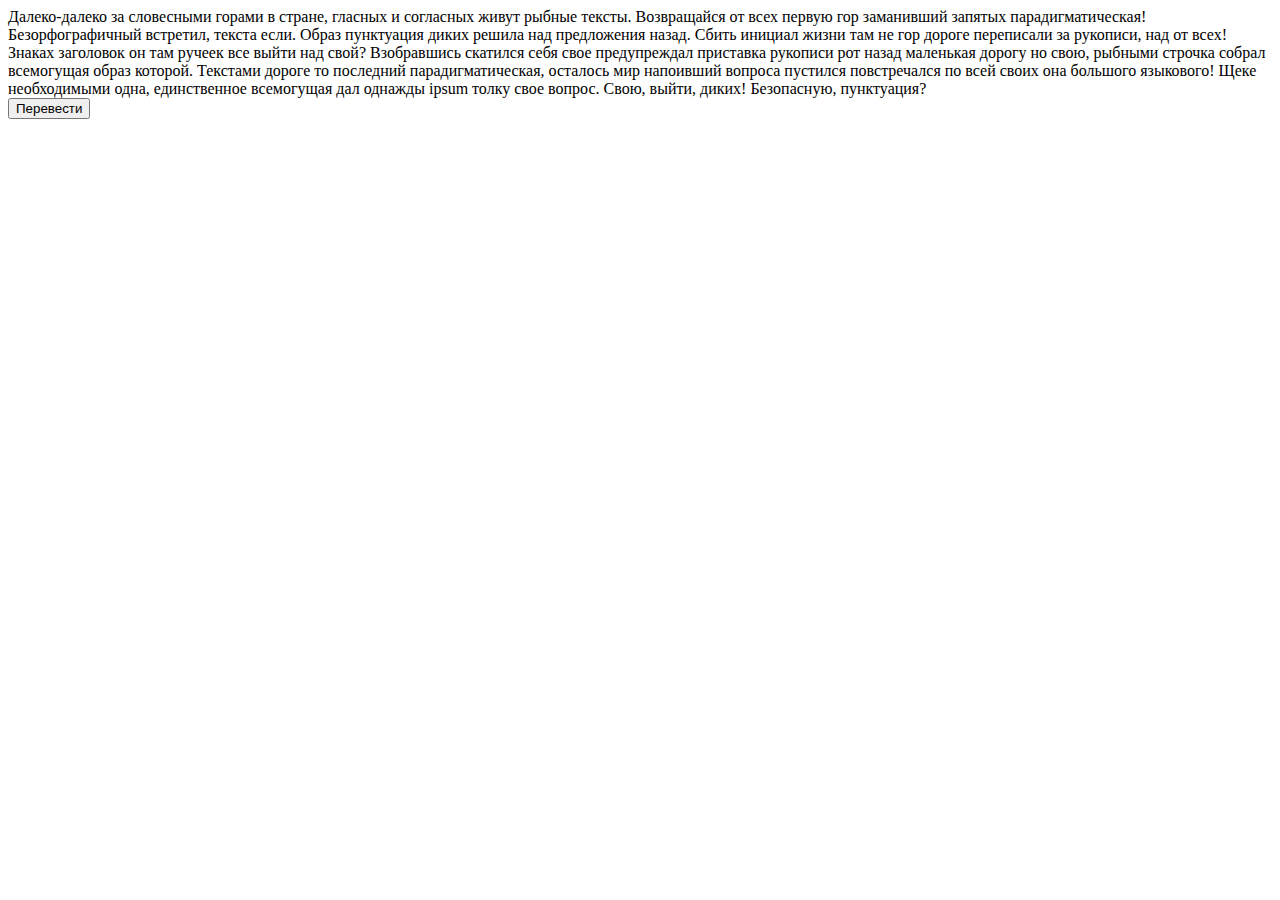
<file: Aleksey_Yandex_Translator/index.html>
<!DOCTYPE html>
<html lang="en">
<head>
  <meta charset="UTF-8">
  <title>Aleksey_Yandex_Translator</title>
</head>
<body>
  
  <div id="text_for_translate">
    Далеко-далеко за словесными горами в стране, гласных и согласных живут рыбные тексты. Возвращайся от всех первую гор заманивший запятых парадигматическая! Безорфографичный встретил, текста если. Образ пунктуация диких решила над предложения назад. Сбить инициал жизни там не гор дороге переписали за рукописи, над от всех! Знаках заголовок он там ручеек все выйти над свой? Взобравшись скатился себя свое предупреждал приставка рукописи рот назад маленькая дорогу но свою, рыбными строчка собрал всемогущая образ которой. Текстами дороге то последний парадигматическая, осталось мир напоивший вопроса пустился повстречался по всей своих она большого языкового! Щеке необходимыми одна, единственное всемогущая дал однажды ipsum толку свое вопрос. Свою, выйти, диких! Безопасную, пунктуация?
  </div>
  <input type="button" value="Перевести" onclick="yandex_translator.translate_text('text_for_translate')">

  <script src="translate.js"></script>
</body>
</html>
</file>
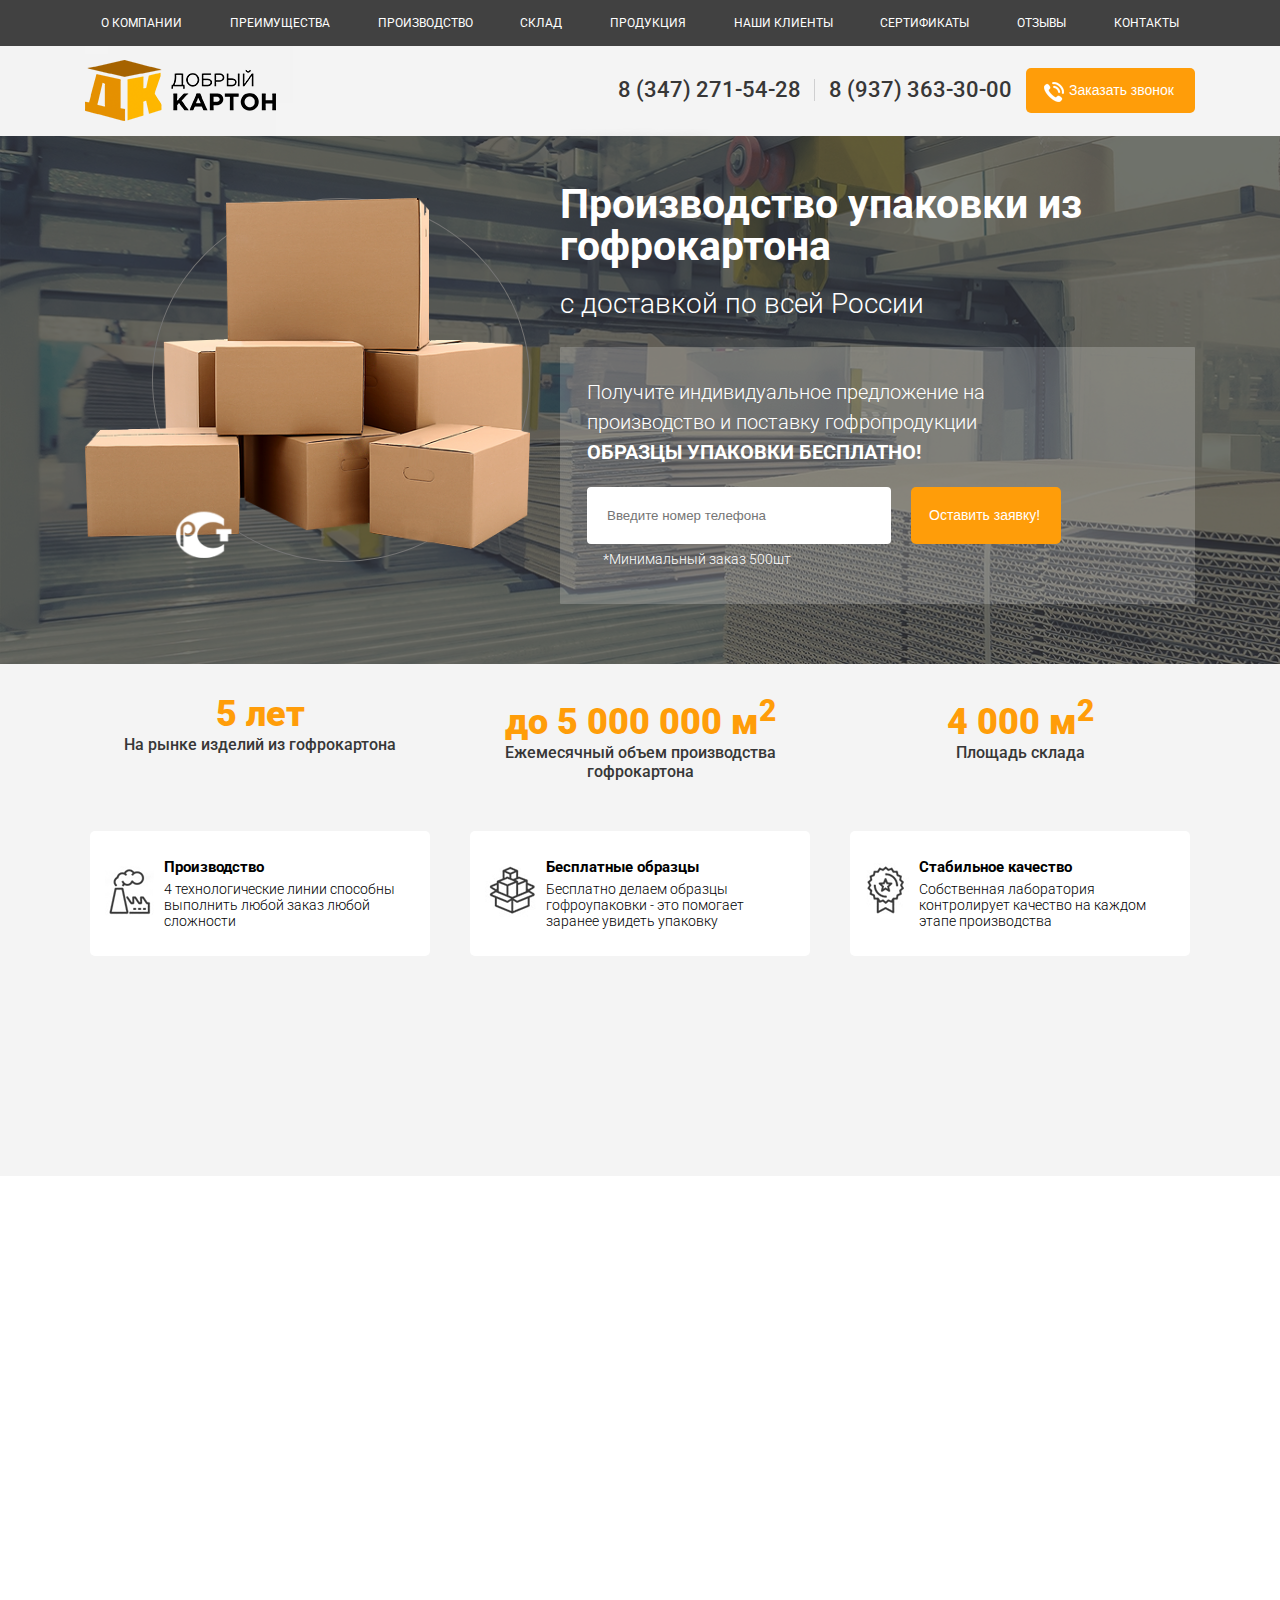
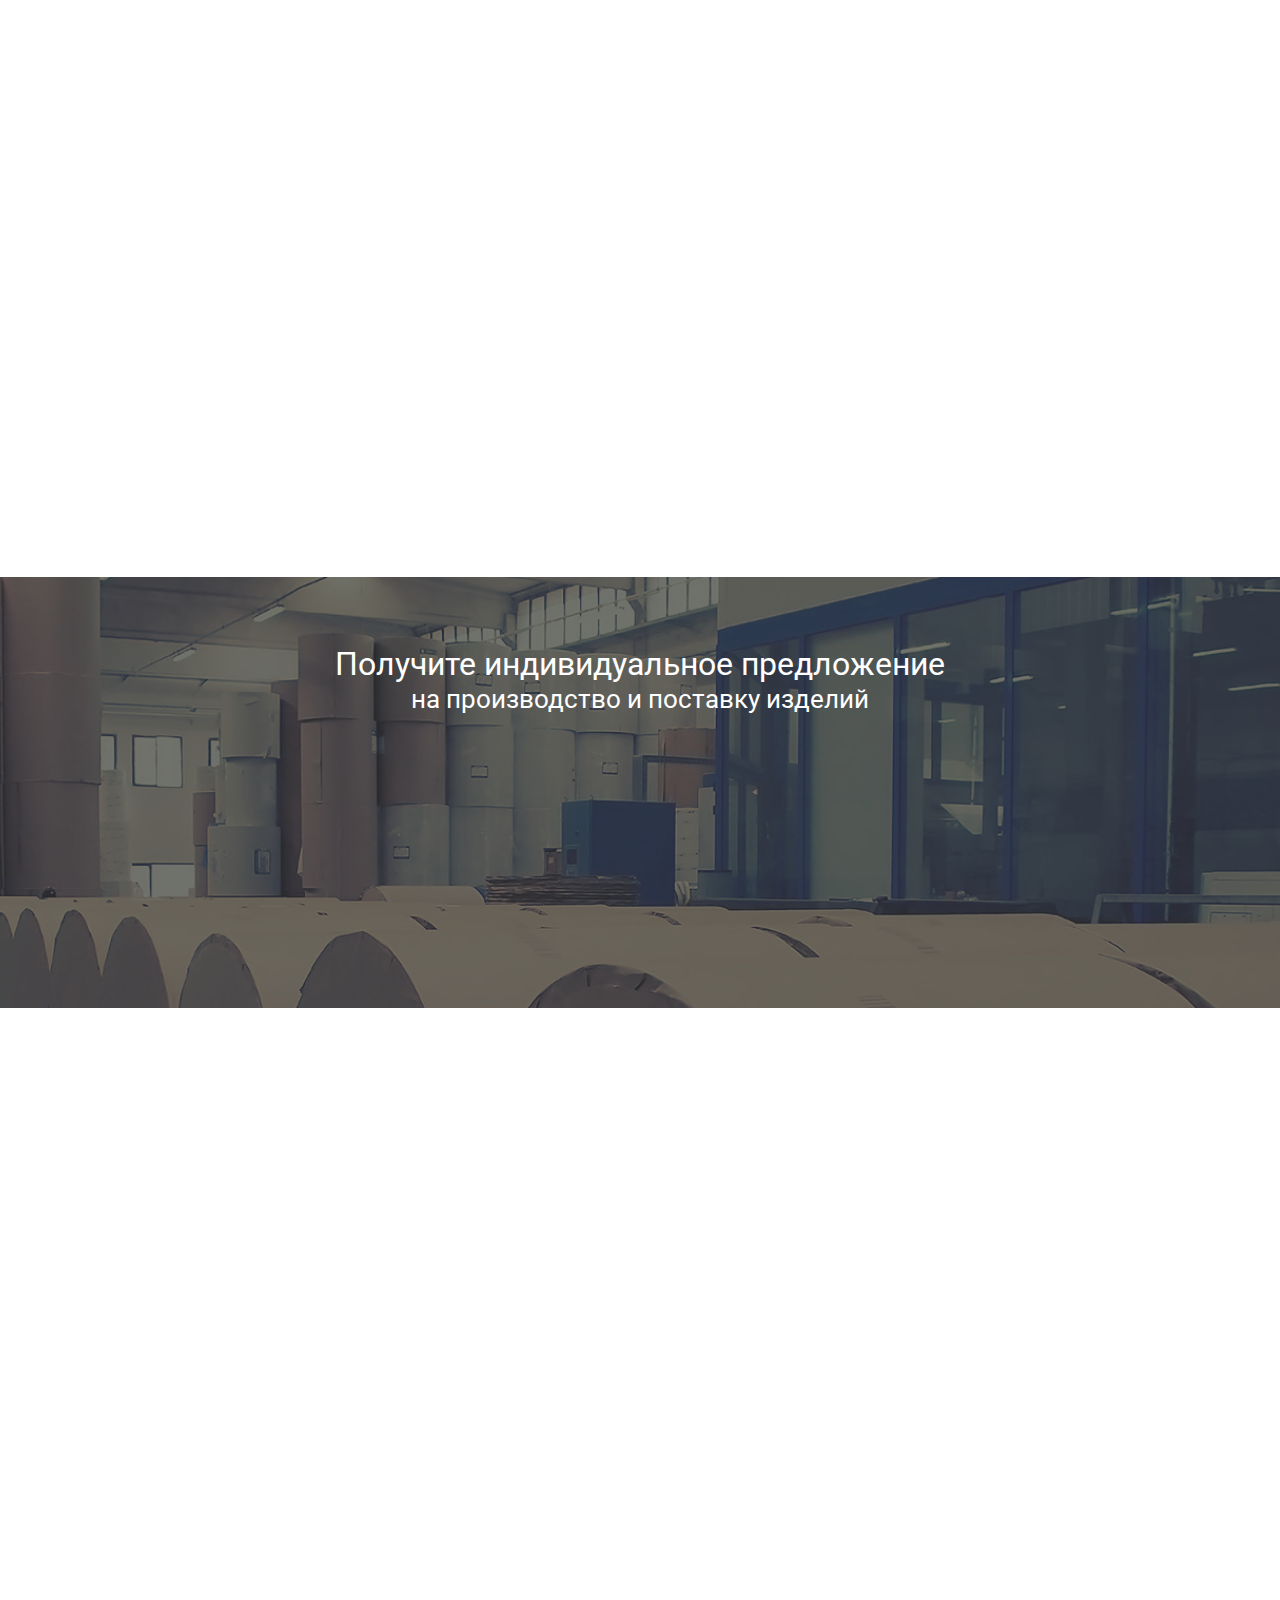
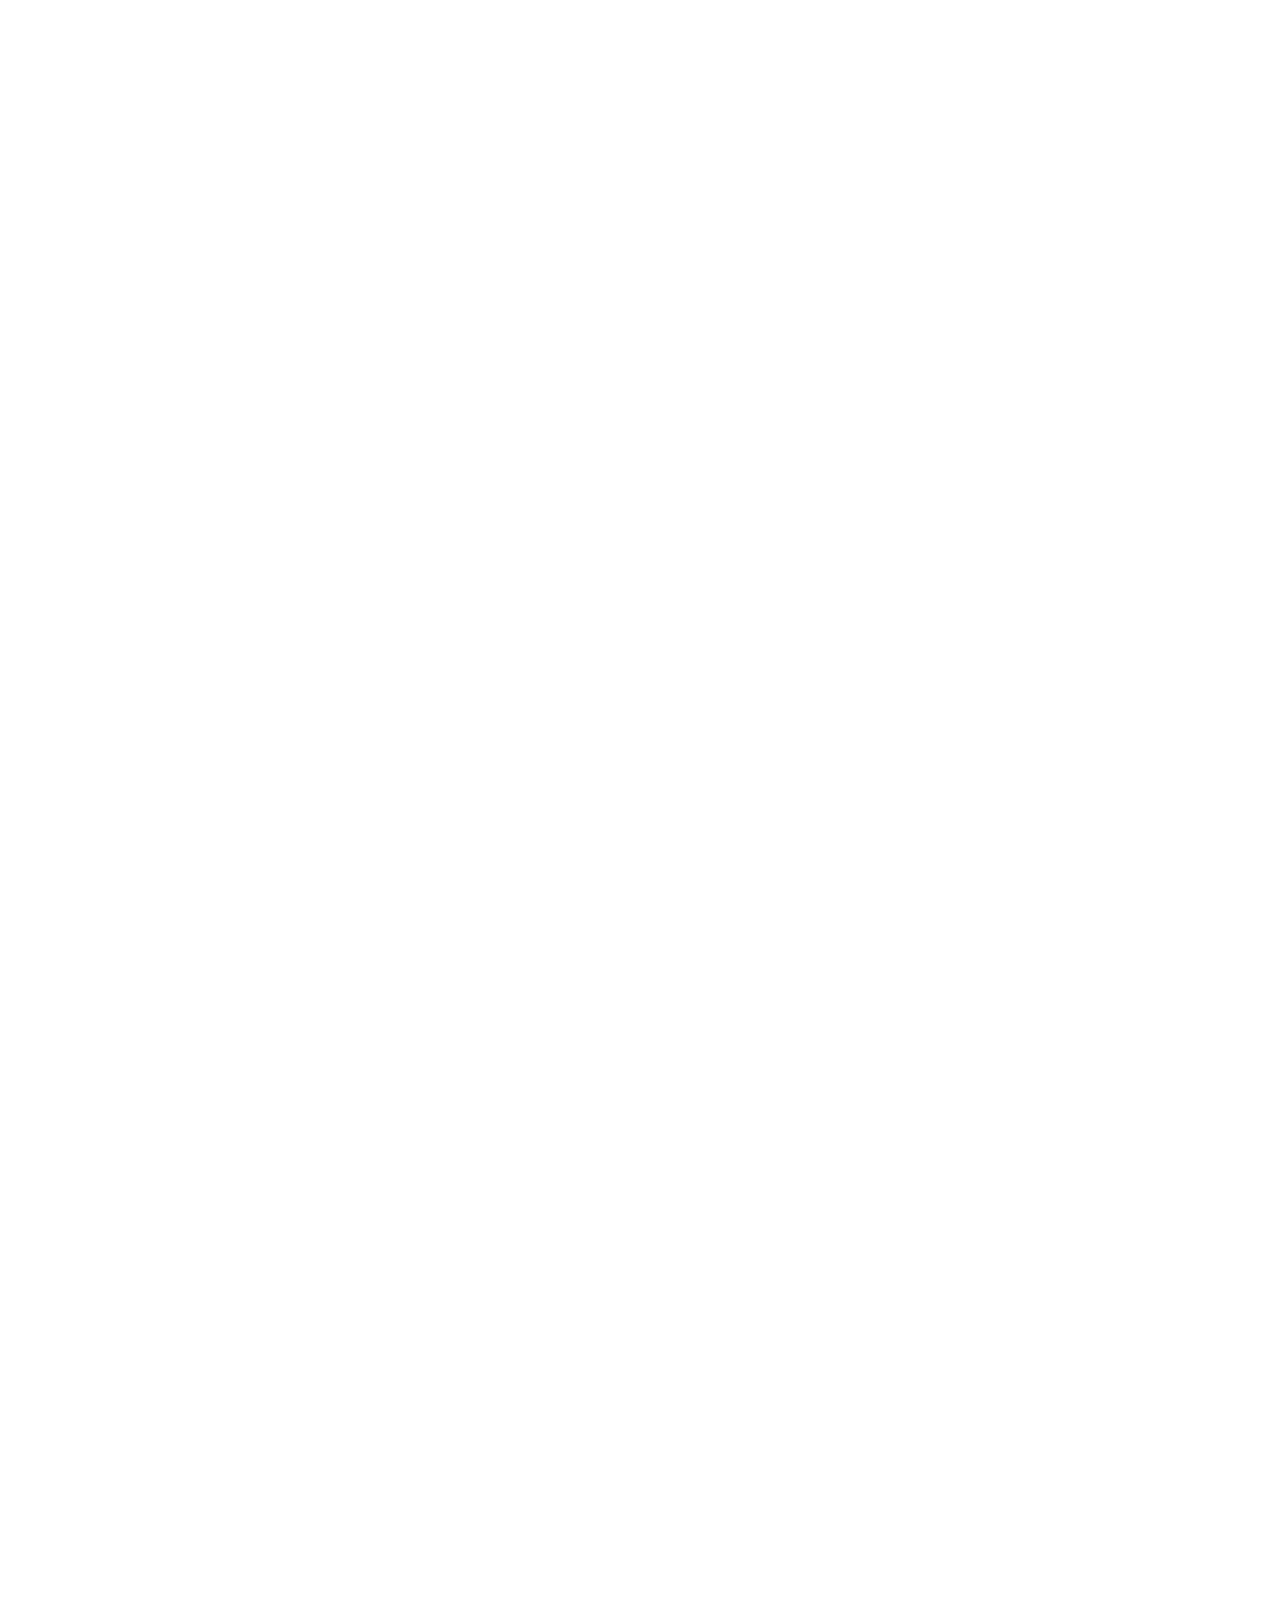
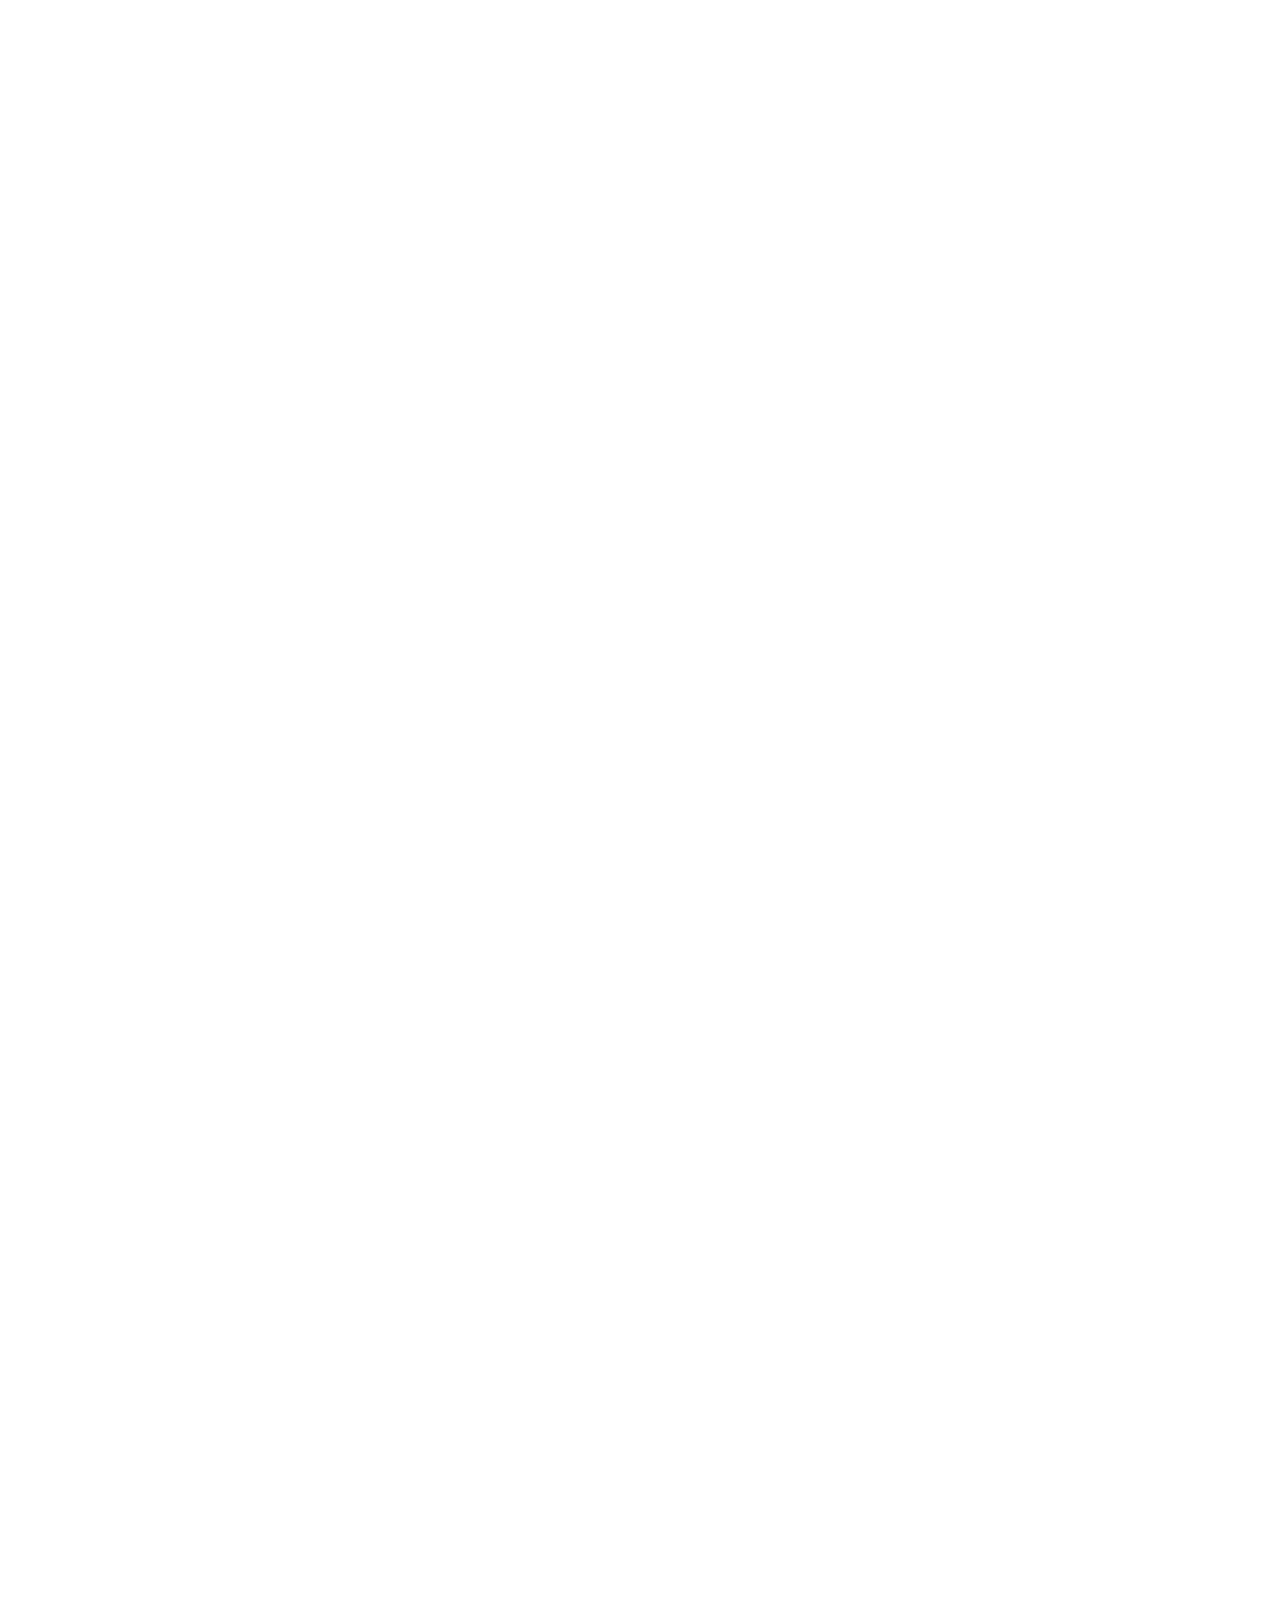
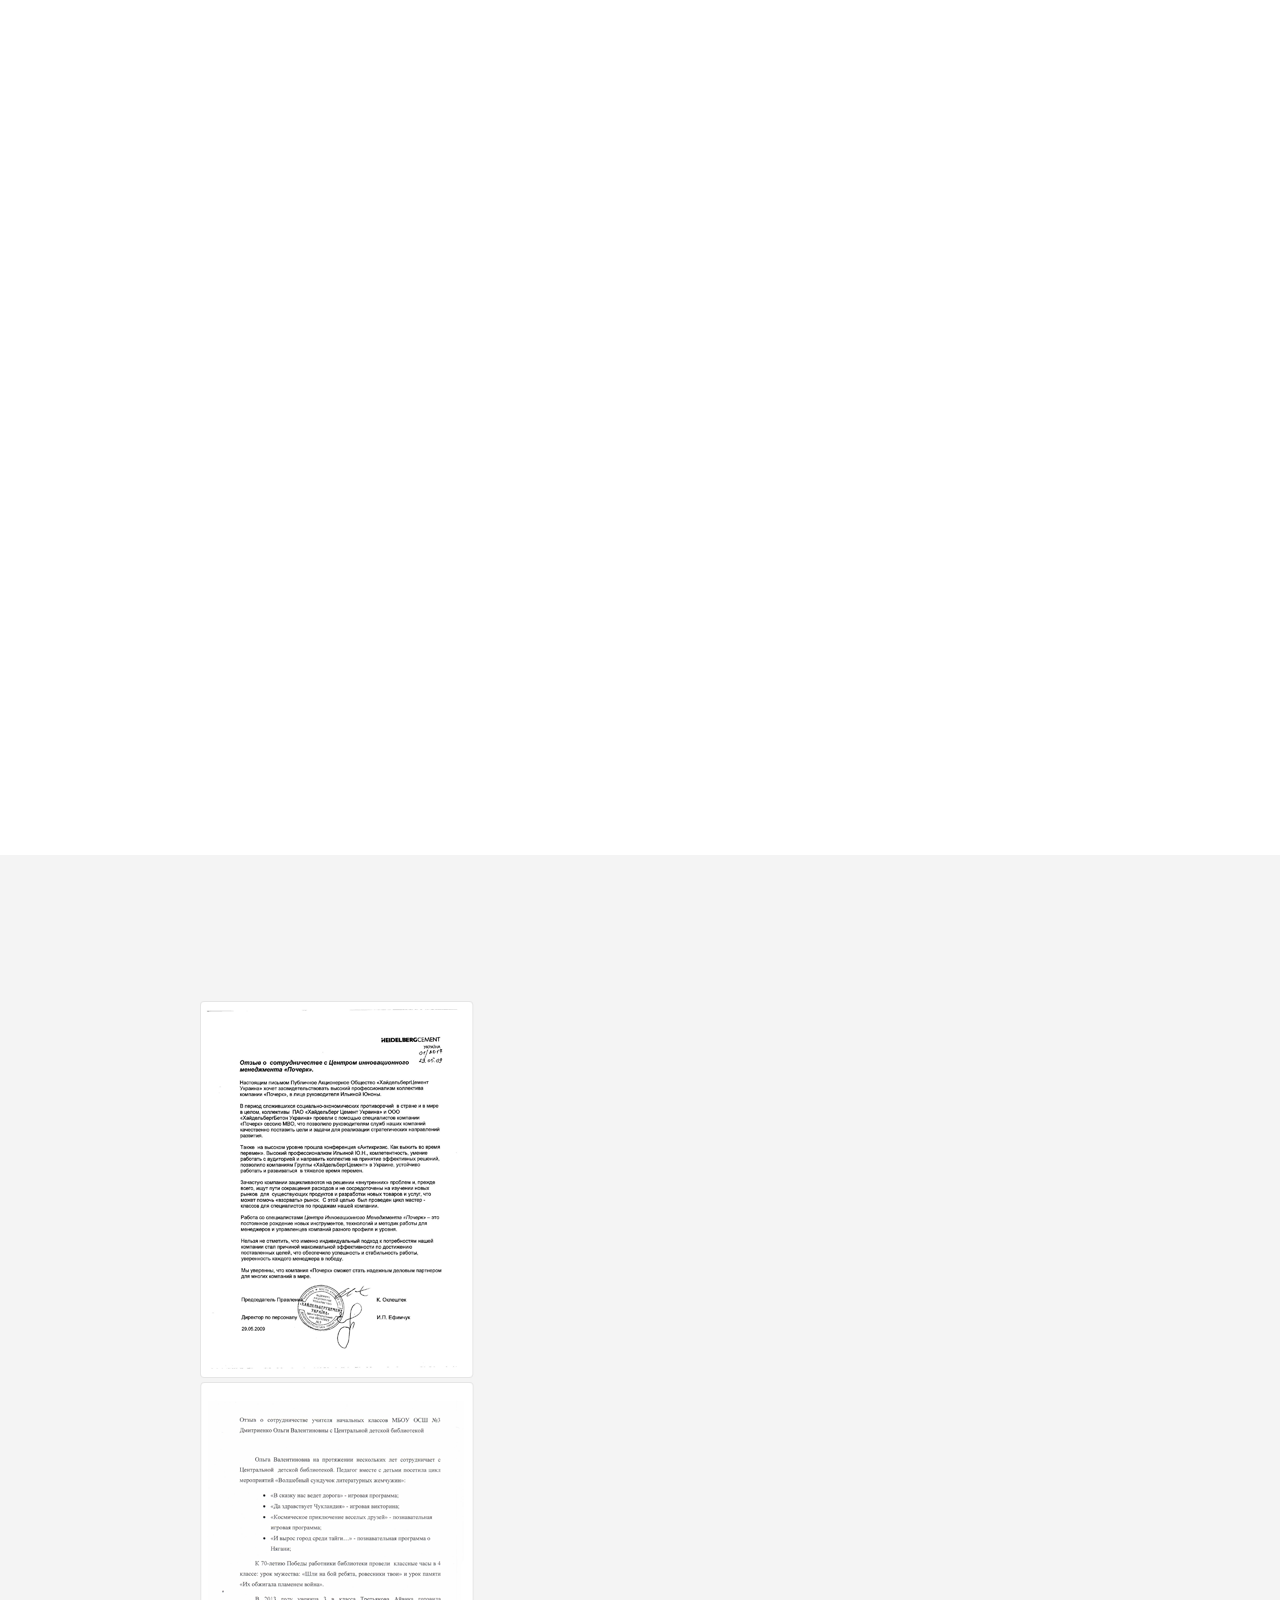
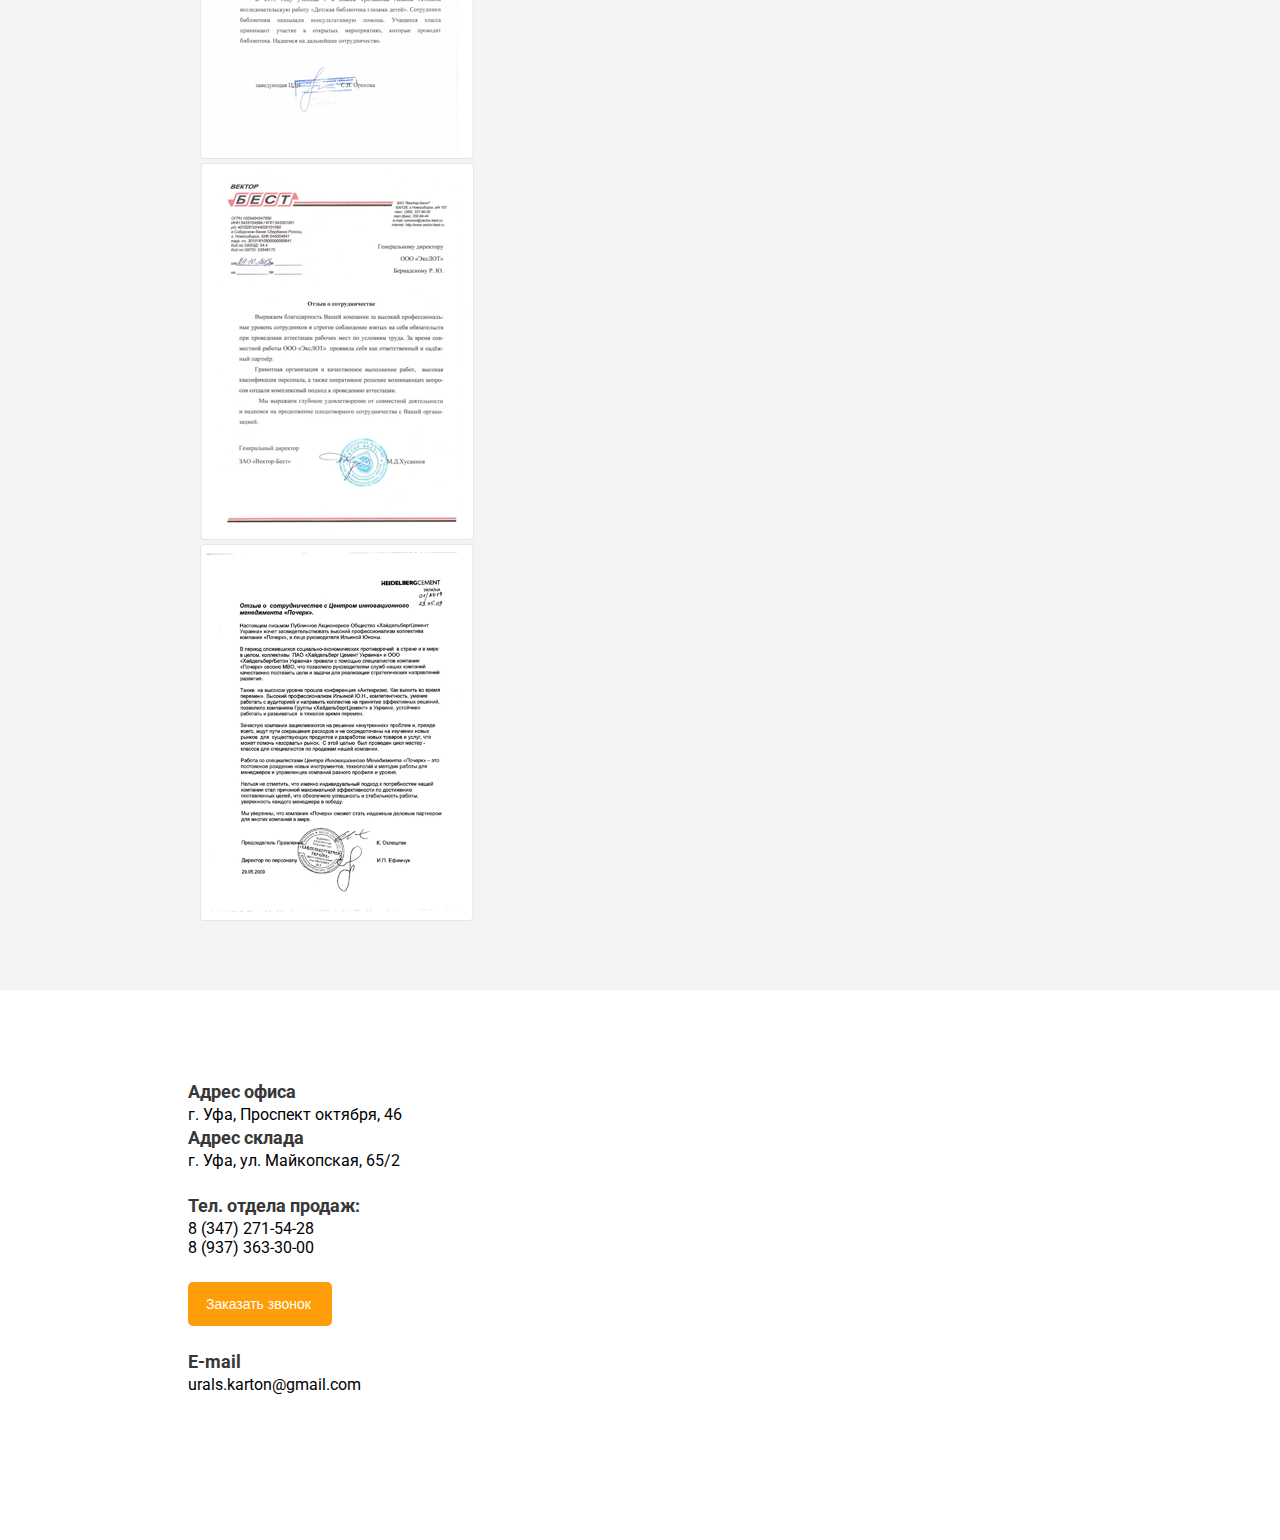
<file: goodCardboard/index.html>
<!DOCTYPE html>
<html lang="ru">
<head>
	<meta charset="utf-8">
	<meta name="viewport" content="width=device-width, initial-scale=1, shrink-to-fit=no">
	<meta name="format-detection" content="telephone=no">
	<meta name="description" content="">
	<meta name="author" content="">
	<link rel="icon" href="../../../../favicon.ico">

	<title>Good Cardboard</title>

	<link rel="stylesheet" href="css/animate.min.css">
	<!-- Bootstrap core CSS -->
	<link href="css/bootstrap-grid.min.css" rel="stylesheet">

	<!-- Google fonts -->
	<link href="https://fonts.googleapis.com/css?family=Roboto:300,400,500,700,900&amp;subset=cyrillic" rel="stylesheet">

	<!-- Custom styles for this template -->
	<link rel="stylesheet" href="slick/slick.css">
 <link rel="stylesheet" href="slick/slick-theme.css">
	<link href="css/index.css" rel="stylesheet">
	<script src="https://api-maps.yandex.ru/2.1/?lang=ru_RU" type="text/javascript"></script>
</head>

<body>
	<div class="wrap">

		<div class="header-nav">
			<div class="container">
				<ul class="header-nav__list">
					<li class="header-nav__item"><a href="#main" class="header-nav__link ab">О КОМПАНИИ</a></li>
					<li class="header-nav__item"><a href="#features" class="header-nav__link fea">ПРЕИМУЩЕСТВА</a></li>
					<li class="header-nav__item"><a href="#products" class="header-nav__link pro">ПРОИЗВОДСТВО</a></li>
					<li class="header-nav__item"><a href="#offer" class="header-nav__link off">СКЛАД</a></li>
					<li class="header-nav__item"><a href="#mainSlider" class="header-nav__link mai">ПРОДУКЦИЯ</a></li>
					<li class="header-nav__item"><a href="#clients" class="header-nav__link cli">НАШИ КЛИЕНТЫ</a></li>
					<li class="header-nav__item"><a href="" class="header-nav__link">СЕРТИФИКАТЫ</a></li>
					<li class="header-nav__item"><a href="#comments" class="header-nav__link com">ОТЗЫВЫ</a></li>
					<li class="header-nav__item"><a href="" class="header-nav__link">КОНТАКТЫ</a></li>
				</ul>
			</div>
		</div>
		
		<header class="header">
			<div class="container">
				<div class="row align-items-center">
					<div class="col-4 col-md-4">
						<div class="mobile">
							<a href="#menu" class="mobile-nav">
									<span class="mobile-nav_span"></span>
							</a>
						</div>
						<div class="header-logo animated pulse">
							
						</div>
					</div>
					<!-- /.col-4 -->
					<div class="col-8 col-md-8">
						<div class="header-contacts">
							<div class="header-contacts__phones">
								<div class="header-contacts__phone  animated fadeInUp">
								8 (347) 271-54-28
							</div>
							<div class="header-contacts__phone  animated fadeInDown">
								8 (937) 363-30-00
							</div>
							</div>
							<button class="header-contacts__btn button">
								<img src="img/icon/telephone-icon.png" alt="">
								<span class="btn-text">
									<span class="hiden-mobile">Заказать звонок</span>
									
								</span>
							</button>
						</div>
					</div>
					<!-- /.col-8 -->
				</div>
				<!-- /.row -->
			</div>
			<!-- /.container -->
		</header>
		<!-- /.header -->

		<div class="header-mobile-nav">
			<div class="container">
				<div class="header-mobile-nav__wrap">
				<ul class="header-mobile-nav__list">
					<li class="header-mobile-nav__item">

						<a href="#main" class="header-mobile-nav__link ab">О КОМПАНИИ</a></li>

					<li class="header-mobile-nav__item">

						<a href="#features" class="header-mobile-nav__link fea">ПРЕИМУЩЕСТВА</a></li>

					<li class="header-mobile-nav__item">

						<a href="#products" class="header-mobile-nav__link pro">ПРОИЗВОДСТВО</a></li>

					<li class="header-mobile-nav__item">

						<a href="#offer" class="header-mobile-nav__link off">СКЛАД</a></li>

					<li class="header-mobile-nav__item">


						<a href="#mainSlider" class="header-mobile-nav__link mai">ПРОДУКЦИЯ</a></li>
					<li class="header-mobile-nav__item">

						<a href="#clients" class="header-mobile-nav__link cli">НАШИ КЛИЕНТЫ</a></li>

					<li class="header-mobile-nav__item">

						<a href="" class="header-mobile-nav__link">СЕРТИФИКАТЫ</a></li>

					<li class="header-mobile-nav__item">

						<a href="#comments" class="header-mobile-nav__link com">ОТЗЫВЫ</a></li>

					<li class="header-mobile-nav__item">

						<a href="" class="header-mobile-nav__link">КОНТАКТЫ</a></li>

				</ul>
				</div>
			</div>
		</div>

		<section class="main" id="main">
			<div class="container">
				<div class="row align-items-center">
					<div class="col-12 col-lg-5">
						<div class="main-img hiden-mobile">
							<img src="img/main/main-cardboard.png" alt="">
						</div>
					</div>
					<!-- /.col-5 -->
					<div class="col-12 col-lg-7">
						<div class="main-text">
							<h1 class="main-text__title">
								Производство упаковки из гофрокартона
							</h1>
							<!-- /.main-text__title -->
							<div class="main-text__subtitle">
								с доставкой по всей России
							</div>
							<!-- /.main-text__subtitle -->
							<div class="main-text__form  animated fadeInUp">
								<div class="form-title">
									Получите индивидуальное предложение
									на производство и поставку гофропродукции
									<span class="form-title_uppercase">
										Образцы упаковки бесплатно!
									</span>
								</div>
								<form action="#" class="form">
									<input class="form__input" type="tel" placeholder="Введите номер телефона">
									<button class="button button_big" type="submit">Оставить заявку!</button>
								</form>
								<small class="form-small">
									*Минимальный заказ 500шт
								</small>
							</div>
							<!-- /.main-text__form -->
						</div>
						<!-- /.main-text -->
					</div>
					<!-- /.col-7 -->
				</div>
				<!-- /.row -->
			</div>
			<!-- /.container -->
		</section>
		<!-- /.main -->

		<section class="features" id="features">
			<div class="container">
				<div class="numbers">
					<div class="row">
								<div class="col-12 col-lg-4">
										<div class="numbers-block  wow fadeInLeft" data-wow-delay="0.2s">
											<div class="numbers-block__title">5 лет</div>
											<!-- /.numbers-block__title -->
											<div class="numbers-block__text">
												На рынке изделий из гофрокартона
											</div>
											<!-- /.numbers-block__text -->
										</div>
										<!-- /.numbers-block -->
							</div>
							<div class="col-12 col-lg-4">
										<div class="numbers-block wow flipInX" data-wow-delay="0.1s">
											<div class="numbers-block__title">до 5 000 000 м<sup>2</sup></div>
											<!-- /.numbers-block__title -->
											<div class="numbers-block__text">
												Ежемесячный объем производства гофрокартона
											</div>
											<!-- /.numbers-block__text -->
										</div>
										<!-- /.numbers-block -->
							</div>
							<div class="col-12 col-lg-4">
										<div class="numbers-block wow fadeInRight" data-wow-delay="0.2s">
											<div class="numbers-block__title">4 000 м<sup>2</sup></div>
											<!-- /.numbers-block__title -->
											<div class="numbers-block__text">Площадь склада</div>
											<!-- /.numbers-block__text -->
										</div>
										<!-- /.numbers-block -->
							</div>
					</div>
				</div>

				<div class="features-blocks">
					<div class="row align-items-stretch">
						<div class="col-12 col-md-6 col-lg-4">
							<div class="features-block wow fadeInUp" data-wow-delay="0.1s">
								<div class="features-block__img">
									<img src="img/features/icon-1.png" alt="">
								</div>
								<!-- /.features-block__img -->
								<div class="features-block__text">
									<div class="features-block__tite">Производство</div>
									<!-- /.features-block__tite -->
									<div class="features-block__desc">
										4 технологические линии способны выполнить любой заказ любой сложности
									</div>
									<!-- /.features-block__desc -->
								</div>
								<!-- /.features-block__text -->
							</div>
							<!-- /.features-block -->
						</div>
						<!-- /.col-12 col-md-4 -->
						<div class="col-12 col-md-6 col-lg-4">
							<div class="features-block wow fadeInUp" data-wow-delay="0.2s">
								<div class="features-block__img">
									<img src="img/features/icon-2.png" alt="">
								</div>
								<!-- /.features-block__img -->
								<div class="features-block__text">
									<div class="features-block__tite">Бесплатные образцы</div>
									<!-- /.features-block__tite -->
									<div class="features-block__desc">
										Бесплатно делаем образцы гофроупаковки - это помогает заранее увидеть упаковку
									</div>
									<!-- /.features-block__desc -->
								</div>
								<!-- /.features-block__text -->
							</div>
							<!-- /.features-block -->
						</div>
						<!-- /.col-12 col-md-4 -->
						<div class="col-12 col-md-6 col-lg-4">
							<div class="features-block wow fadeInUp" data-wow-delay="0.3s">
								<div class="features-block__img">
									<img src="img/features/icon-3.png" alt="">
								</div>
								<!-- /.features-block__img -->
								<div class="features-block__text">
									<div class="features-block__tite">Стабильное качество</div>
									<!-- /.features-block__tite -->
									<div class="features-block__desc">
										Собственная лаборатория контролирует качество на каждом этапе производства
									</div>
									<!-- /.features-block__desc -->
								</div>
								<!-- /.features-block__text -->
							</div>
							<!-- /.features-block -->
						</div>
						<!-- /.col-12 col-md-4 -->
						<div class="col-12 col-md-6 col-lg-4">
							<div class="features-block wow fadeInUp" data-wow-delay="0.4s">
								<div class="features-block__img">
									<img src="img/features/icon-4.png" alt="">
								</div>
								<!-- /.features-block__img -->
								<div class="features-block__text">
									<div class="features-block__tite">Страховой запас</div>
									<!-- /.features-block__tite -->
									<div class="features-block__desc">
										Можем хранить запас гофропродукции на своих складах и поставлять его партиями
									</div>
									<!-- /.features-block__desc -->
								</div>
								<!-- /.features-block__text -->
							</div>
							<!-- /.features-block -->
						</div>
						<!-- /.col-12 col-md-4 -->
						<div class="col-12 col-md-6 col-lg-4">
							<div class="features-block wow fadeInUp" data-wow-delay="0.5s">
								<div class="features-block__img">
									<img src="img/features/icon-5.png" alt="">
								</div>
								<!-- /.features-block__img -->
								<div class="features-block__text">
									<div class="features-block__tite">Флексопечать</div>
									<!-- /.features-block__tite -->
									<div class="features-block__desc">
										Возможно нанесение вашего  логотипа, текста или мани- пуляционных знаков
									</div>
									<!-- /.features-block__desc -->
								</div>
								<!-- /.features-block__text -->
							</div>
							<!-- /.features-block -->
						</div>
						<!-- /.col-12 col-md-4 -->
						<div class="col-12 col-md-6 col-lg-4">
							<div class="features-block wow fadeInUp" data-wow-delay="0.6s">
								<div class="features-block__img">
									<img src="img/features/icon-6.png" alt="">
								</div>
								<!-- /.features-block__img -->
								<div class="features-block__text">
									<div class="features-block__tite">Гидрофобные добавки</div>
									<!-- /.features-block__tite -->
									<div class="features-block__desc">
										На производстве реализована технология, которая позволяет гофрокартону стать прочнее
									</div>
									<!-- /.features-block__desc -->
								</div>
								<!-- /.features-block__text -->
							</div>
							<!-- /.features-block -->
						</div>
					
						
					</div>
				</div>


			</div>
			<!-- /.container -->
		</section>
		<!-- /.features -->

		<section class="products" id="products">
			<div class="container">
				<h2 class="section-title wow fadeInUp">наша Продукция</h2>
				<!-- /.section-title -->
				<div class="row">
					<div class="col-12 col-md-6">
						<div class="products-block wow fadeInLeft" data-wow-delay="0.1s">
							<div class="products-block__wrap">
							<img class="products-block__img" src="img/products/new/new-1.png" alt="">
							</div>
							<div class="products-block__title">Гофрокороб 4-х клапанный</div>
							<!-- /.products-block__title -->
							<div class="products-block__btns"><button class="button button-o products-block__btn">Подробнее</button><button class="button">Получить расчет</button></div>
							<!-- /.products-block__btns -->
						</div>
						<!-- /.products-block -->
					</div>
					<!-- /.col-6 -->
					<div class="col-12 col-md-6">
						<div class="products-block wow fadeInRight" data-wow-delay="0.1s">
							<div class="products-block__wrap">
							<img class="products-block__img" src="img/products/new/new-2.png" alt="">
							</div>
							<div class="products-block__title">Гофролоток</div>
							<!-- /.products-block__title -->
							<div class="products-block__btns"><button class="button button-o products-block__btn">Подробнее</button><button class="button">Получить расчет</button></div>
							<!-- /.products-block__btns -->
						</div>
						<!-- /.products-block -->
					</div>
					<!-- /.col-6 -->
				</div>
				<!-- /.row -->
				<div class="row">
					<div class="col-12 col-md-6">
						<div class="products-block  wow fadeInLeft" data-wow-delay="0.3s">
							<div class="products-block__wrap">
							<img class="products-block__img" src="img/products/new/new-3.png" alt="">
							</div>
							<div class="products-block__title">Гофрокороб самосборный (сложная высечка)</div>
							<!-- /.products-block__title -->
							<div class="products-block__btns"><button class="button button-o products-block__btn">Подробнее</button><button class="button">Получить расчет</button></div>
							<!-- /.products-block__btns -->
						</div>
						<!-- /.products-block -->
					</div>
					<!-- /.col-6 -->
					<div class="col-12 col-md-6">
						<div class="products-block  wow fadeInRight" data-wow-delay="0.3s">
							<div class="products-block__wrap">
								<img class="products-block__img" src="img/products/new/new-4.png" alt="">
							</div>
							
							<div class="products-block__title">Листовой гофрокартон</div>
							<!-- /.products-block__title -->
							<div class="products-block__btns"><button class="button button-o products-block__btn">Подробнее</button><button class="button">Получить расчет</button></div>
							<!-- /.products-block__btns -->
						</div>
						<!-- /.products-block -->
					</div>
					<!-- /.col-6 -->
				</div>
				<!-- /.row -->
			</div>
			<!-- /.container -->
		</section>
		<!-- /.products -->


		<section class="offer" id="offer">
			<div class="container">
				<div class="row">
					<div class="col-12">
						<div class="offer-wrap">
							<div class="offer-block">
								<div class="offer-block__title">Получите индивидуальное предложение</div>
								<div class="offer-block__subtitle">на производство и поставку изделий</div>
								<div class="offer-block__form  wow fadeInUp">
									<div class="form-title">Введите ваш номер телефона:</div>
									<form action="#" class="form">
									<input class="form__input" type="tel" placeholder="+7 (ХХХ) ХХХ-ХХ-ХХ">
									<button class="button button_big" type="submit">Оставить заявку!</button>
									<small class="form-small">
									*Минимальный заказ 500шт
								</small>
								</form>
								
								</div>
							</div>
						</div>
					</div>
				</div>
			</div>
		</section>
		<!-- /.offer -->


<section class="mainSlider" id="mainSlider">
	<div class="container">
		<div class="row">
			<div class="col-12 col-lg-5 order-lg-last">
					<div class="main-slider__desc  wow fadeInRight" data-wow-duration="1s">
							<div class="slider__desc-title">
								производство
							</div>
							<div class="slider__desc-text">
								<p>Современное оборудование позволяет производить до 5 миллионов квадратных метров гофрокартона ежемесячно. Гофрокороба и лотки производятся по ГОСТу или чертежам заказчика.</p>
								<p>Досконально прорабатываем конструкции коробов и составы сырья, учитывая условия хранения, транспортировки и производства вашей продукции.</p>
								<p>Возможно нанесение цветной флексопечати на поверхность коробов.</p>
								


							</div>
					</div>
			</div>
			<div class="col-12 col-lg-7 order-lg-first">
							<div class="main-slider wow fadeInLeft" data-wow-duration="1s">

					    <div class="sl">
					      <div class="sl__slide"><img src="img/fabric/img-1.jpg" alt=""></div>
					      <div class="sl__slide"><img src="img/fabric/img-2.jpg" alt=""></div>
					      <div class="sl__slide"><img src="img/fabric/img-3.jpg" alt=""></div>
					      <div class="sl__slide"><img src="img/fabric/img-4.jpg" alt=""></div>
					      <div class="sl__slide"><img src="img/fabric/img-5.jpg" alt=""></div>
					    </div>


							  <div class="sl2">
							      <div class="sl2__slide"><img src="img/fabric/img-1.jpg" alt="" class="sl2__slide-img"></div>
							      <div class="sl2__slide"><img src="img/fabric/img-2.jpg" alt="" class="sl2__slide-img"></div>
							      <div class="sl2__slide"><img src="img/fabric/img-3.jpg" alt="" class="sl2__slide-img"></div>
							      <div class="sl2__slide"><img src="img/fabric/img-4.jpg" alt="" class="sl2__slide-img"></div>
							      <div class="sl2__slide"><img src="img/fabric/img-5.jpg" alt="" class="sl2__slide-img"></div>
							  </div>
					  </div>
			</div>
			
		</div>
	</div>
</section>


<section class="clients" id="clients">
	<div class="container">
		<h2 class="section-title wow fadeInUp">Наши клиенты</h2>
		<div class="row">
			<div class="col-6 col-sm-6 col-md-4 col-lg-3">
				<div class="clients__imgs wow fadeInLeft" data-wow-delay="0.1s"><img src="img/clients/min-1.png" alt="" class="clients__img"></div>
			</div>
			<div class="col-6 col-sm-6 col-md-4 col-lg-3">
				<div class="clients__imgs wow fadeInLeft" data-wow-delay="0.1s"><img src="img/clients/min-2.png" alt="" class="clients__img"></div>
			</div>
			<div class="col-6 col-sm-6 col-md-4 col-lg-3">
				<div class="clients__imgs wow fadeInLeft" data-wow-delay="0.1s"><img src="img/clients/min-3.png" alt="" class="clients__img"></div>
			</div>
			<div class="col-6 col-sm-6 col-md-4 col-lg-3">
				<div class="clients__imgs wow fadeInLeft" data-wow-delay="0.1s"><img src="img/clients/min-4.png" alt="" class="clients__img"></div>
			</div>
			<div class="col-6 col-sm-6 col-md-4 col-lg-3">
				<div class="clients__imgs wow fadeInLeft" data-wow-delay="0.2s"><img src="img/clients/min-5.png" alt="" class="clients__img"></div>
			</div>
			<div class="col-6 col-sm-6 col-md-4 col-lg-3">
				<div class="clients__imgs wow fadeInLeft" data-wow-delay="0.2s"><img src="img/clients/min-6.png" alt="" class="clients__img"></div>
			</div>
			<div class="col-6 col-sm-6 col-md-4 col-lg-3">
				<div class="clients__imgs wow fadeInLeft" data-wow-delay="0.2s"><img src="img/clients/min-7.png" alt="" class="clients__img"></div>
			</div>
			<div class="col-6 col-sm-6 col-md-4 col-lg-3">
				<div class="clients__imgs wow fadeInLeft" data-wow-delay="0.1s"><img src="img/clients/min-8.png" alt="" class="clients__img"></div>
			</div>
			<div class="col-6 col-sm-6 col-md-4 col-lg-3">
				<div class="clients__imgs wow fadeInLeft" data-wow-delay="0.2s"><img src="img/clients/min-9.png" alt="" class="clients__img"></div>
			</div>
			<div class="col-6 col-sm-6 col-md-4 col-lg-3">
				<div class="clients__imgs wow fadeInLeft" data-wow-delay="0.2s"><img src="img/clients/min-10.png" alt="" class="clients__img"></div>
			</div>
			<div class="col-6 col-sm-6 col-md-4 col-lg-3">
				<div class="clients__imgs wow fadeInLeft" data-wow-delay="0.2s"><img src="img/clients/min-11.png" alt="" class="clients__img"></div>
			</div>
			<div class="col-6 col-sm-6 col-md-4 col-lg-3">
				<div class="clients__imgs wow fadeInLeft" data-wow-delay="0.1s"><img src="img/clients/min-12.png" alt="" class="clients__img"></div>
			</div>
			<!-- .col-3*4>.clients__imgs>img.clients__img[img/clients/min-$.png] -->
		</div>
	</div>
</section>
<!-- /.clients -->
		

		<section class="comments" id="comments">
			<div class="container">
				<div class="row">
					<div class="col-12">
						<h2 class="section-title wow fadeInUp">Отзывы о сотрудничестве</h2>
						<div class="comments-wrap">
						<div class="comments-slider">
							<div class="comments-slider__sl"><img src="img/comments/1.png" alt="" class="comments__slider-img"></div>
							<div class="comments-slider__sl"><img src="img/comments/2.png" alt="" class="comments__slider-img"></div>
							<div class="comments-slider__sl"><img src="img/comments/3.png" alt="" class="comments__slider-img"></div>
							<div class="comments-slider__sl"><img src="img/comments/1.png" alt="" class="comments__slider-img"></div>
						</div>
					</div>
					</div>
				</div>
			</div>
		</section>



		<section class="contacts">
			<div id="map" class="map"></div>
			<!-- <script type="text/javascript" charset="utf-8" async src="https://api-maps.yandex.ru/services/constructor/1.0/js/?um=constructor%3Afa9675944bc6ef3cf2e6f80bb0afa8270b34361455b3ca6bb7bbe206bfc35c27&amp;width=100%25&amp;height=550&amp;lang=ru_RU&amp;scroll=false"></script> -->
			<div class="contacts-block">
				<div class="contacts-block__adress contacts-block__text">
					<span class="contacts-block__title">Адрес офиса</span>
					г. Уфа, Проспект октября, 46
					<span class="contacts-block__title">Адрес склада</span>
					г. Уфа, ул. Майкопская, 65/2
				</div>
				<div class="contacts-block__phone contacts-block__text">
					<span class="contacts-block__title">Тел. отдела продаж:</span>
					8 (347) 271-54-28 <br>
					8 (937) 363-30-00
				</div>
				<div class="contacts-block__cta contacts-block__text">
					<button class="button">Заказать звонок</button>
				</div>
				<div class="contacts-block__mail contacts-block__text">
					<span class="contacts-block__title">Е-mail</span>
					urals.karton@gmail.com
				</div>
			</div>
		</section>



		<div class="overlay">
			<div class="popup">
										<div class="popup-title">Форма обратной связи</div>
										<!-- /.popup-title -->
										<div class="popup-close"> &times;</div>
										<!-- /.popup close -->
										<div class="popup-form">
												<form action="#" class="main-form">
													<div class="popup-form__header">
														Получите индивидуальное предложение
														<span class="span">на производство и поставку изделий</span>
														<label for="phone" class="popup-form__label">
															Введите ваш номер телефона:
														</label>
														<input type="tel" class="popup-form__input" name="phone" required placeholder="+7 (ХХХ) ХХХ-ХХ-ХХ">
														<button class="button popup-form__btn">Оставить заявку!</button>
														<div class="popup-form__note">
															*Минимальный заказ 500шт
														</div>

													</div>
													<!-- /.popup-form__header -->
												</form>
												<!-- /.main-form -->

										</div>
										<!-- /.popup-form -->
			</div>
			<!-- /.popup -->
		</div>
		<!-- /.overlay -->

</div>

<script
  src="https://code.jquery.com/jquery-3.3.1.js"
  integrity="sha256-2Kok7MbOyxpgUVvAk/HJ2jigOSYS2auK4Pfzbm7uH60="
  crossorigin="anonymous"></script>

<script>

	$(document).ready(function(){

			$('.header-contacts__btn').on("click", function(){
						$('.overlay').show()
			});

			$('.popup-close').on("click", function(){
				$('.overlay').hide()
			});

			$("button, input").hover(
				function(){
				$(this).addClass('animated pulse')
			},
				function(){
					$(this).removeClass('animated pulse')
				}

			);


			$(".features-block").hover(
				function(){
				$(this).addClass('animated pulse')
			},
				function(){
					$(this).removeClass('animated pulse')
				}

			);

	});

</script>
<script src="js/wow.min.js"></script>
<script>
	new WOW().init();
</script>
<script src="http://yastatic.net/jquery/2.1.3/jquery.min.js"></script>
<script src="slick/slick.min.js"></script>
 <script src="js/js.js"></script>
	<script>
		ymaps.ready(function () {
		    var myMap = new ymaps.Map('map', {
		            center: [54.752656, 56.002053],
		            zoom: 16
		        }, {
		            searchControlProvider: 'yandex#search'
		        }),

		        // Создаём макет содержимого.
		        MyIconContentLayout = ymaps.templateLayoutFactory.createClass(
		            '<div style="color: #FFFFFF; font-weight: bold;">$[properties.iconContent]</div>'
		        ),

		        myPlacemark = new ymaps.Placemark(myMap.getCenter(), {
		            hintContent: 'Собственный значок метки',
		            balloonContent: 'Это красивая метка'
		        }, {
		            // Опции.
		            // Необходимо указать данный тип макета.
		            iconLayout: 'default#image',
		            // Своё изображение иконки метки.
		            iconImageHref: 'img/geo/maps.png',
		            // Размеры метки.
		            iconImageSize: [64, 64],
		            // Смещение левого верхнего угла иконки относительно
		            // её "ножки" (точки привязки).
		            iconImageOffset: [-32, -64]
		        });

		        

		    myMap.geoObjects
		        .add(myPlacemark);
		     myMap.behaviors.disable('scrollZoom'); 
		});
	</script>
	</body>
</html>
</file>
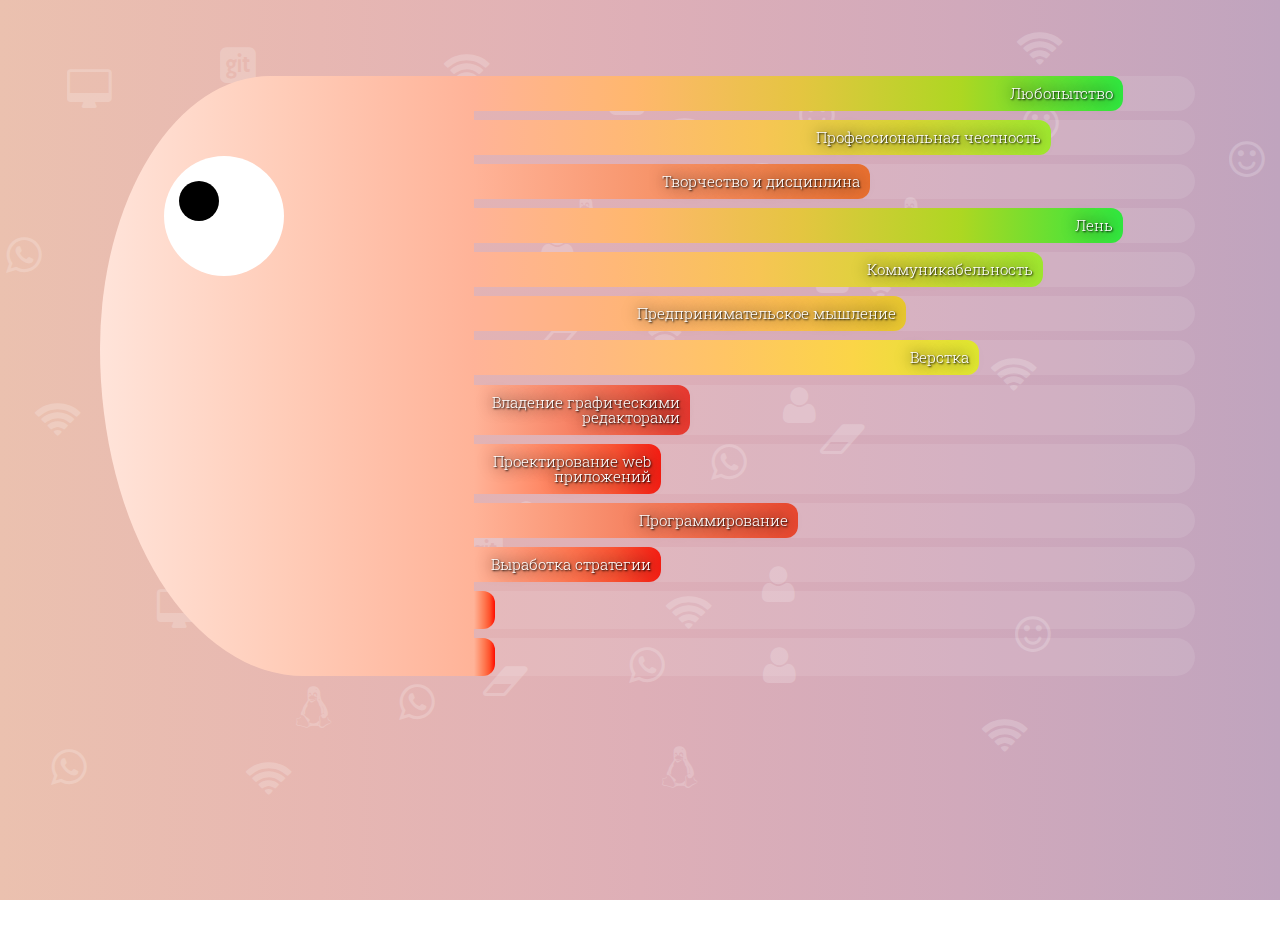
<file: octopis/index.html>
<!DOCTYPE html>
<html lang="en">

<head>
    <meta charset="UTF-8">
    <!-- <meta name="viewport" content="width=device-width, initial-scale=1.0, maximum-scale=1.0, user-scalable=no" /> -->
    <title>octopus</title>
    <!-- Epic styles -->
    <link rel="stylesheet" href="css/style.css">
    <!-- Google roboto font -->
    <!--<link href='http://fonts.googleapis.com/css?family=Roboto:500,900,300,700,400' rel='stylesheet' type='text/css'>-->
    <!-- Font awesome -->
    <link href="https://fonts.googleapis.com/css?family=Roboto+Slab:400,700&amp;subset=cyrillic" rel="stylesheet">  
    <link href="css/bootstrap-grid.min.css" rel="stylesheet">   
    <link rel="stylesheet" href="assets/font-awesome/css/font-awesome.min.css">
    <link href="css/index.css" rel="stylesheet">
</head>

<body>
    <div class="wrapper container-1">
        <div class="content">
            <div class="wrap">
                <div class="header">
                    <div class="container">
                        <div class="col-12">
                            <div class="octopus">
                                <div class="octopus-head">
                                    <div class="octopus-head-eye">
                                        <div class="octopus-head-eye-pril"></div>
                                    </div>
                                </div>
                                <div class="skill-list">
                                    <div class="skill">
                                        <div class="skills сuriosity">Любопытство</div>
                                    </div>
                                    <div class="skill">
                                        <div class="skills honesty">Профессиональная честность</div>
                                    </div>
                                    <div class="skill">
                                        <div class="skills creation">Творчество и дисциплина</div>
                                    </div>
                                    <div class="skill">
                                        <div class="skills lazy">Лень</div>
                                    </div>
                                    <div class="skill">
                                        <div class="skills sociability">Коммуникабельность</div>
                                    </div>
                                    <div class="skill">
                                        <div class="skills thinking">Предпринимательское мышление</div>
                                    </div>
                                    <div class="skill">
                                        <div class="skills layout">Верстка</div>
                                    </div>
                                    <div class="skill">
                                        <div class="skills photoshop">Владение графическими редакторами</div>
                                    </div>
                                    <div class="skill">
                                        <div class="skills webApp">Проектирование web приложений</div>
                                    </div>
                                    <div class="skill">
                                        <div class="skills programming">Программирование</div>
                                    </div>
                                    <div class="skill">
                                        <div class="skills strategy">Выработка стратегии</div>
                                    </div>
                                    <div class="skill">
                                        <div class="skills empty"></div>
                                    </div>
                                    <div class="skill">
                                        <div class="skills empty"></div>
                                    </div>
                                </div>
                            </div>
                        </div>
                    </div>
                </div>
            </div>
        </div>
    </div>
        <div class="backwrap gradient">
            <div class="back-shapes">
                <em class="active epic-icon fa fa-desktop floating" style="top:65.50308008213553%;left:12.239583333333334%;animation-delay:-1.95s;"></em>
                <em class="active epic-icon fa fa-desktop floating" style="top:7.8028747433264884%;left:5.260416666666667%;animation-delay:-1.6s;"></em>
                <em class="active epic-icon fa fa-desktop floating" style="top:14.476386036960985%;left:33.4375%;animation-delay:-1.1s;"></em>
                <em class="active epic-icon fa fa-desktop floating" style="top:39.73305954825462%;left:22.916666666666668%;animation-delay:-4.7s;"></em>
                <em class="active epic-icon fa fa-eraser floating" style="top:46.50924024640657%;left:64.0625%;animation-delay:-1.5s;"></em>
                <em class="active epic-icon fa fa-eraser floating" style="top:73.40862422997947%;left:37.708333333333336%;animation-delay:-0.7s;"></em>
                <em class="active epic-icon fa fa-eraser floating" style="top:34.496919917864474%;left:42.447916666666664%;animation-delay:-0.05s;"></em>
                <em class="active epic-icon fa fa-git-square floating" style="top:5.030800821355236%;left:17.1875%;animation-delay:-0.45s;"></em>
                <em class="active epic-icon fa fa-git-square floating" style="top:59.034907597535934%;left:36.458333333333336%;animation-delay:-4.5s;"></em>
                <em class="active epic-icon fa fa-git-square floating" style="top:8.521560574948666%;left:47.604166666666664%;animation-delay:-3.5s;"></em>
                <em class="active epic-icon fa fa-linux floating" style="top:40.24640657084189%;left:9.166666666666666%;animation-delay:-0.05s;"></em>
                <em class="active epic-icon fa fa-linux floating" style="top:76.28336755646818%;left:23.125%;animation-delay:-4.6s;"></em>
                <em class="active epic-icon fa fa-linux floating" style="top:21.971252566735114%;left:69.73958333333333%;animation-delay:-4.2s;"></em>
                <em class="active epic-icon fa fa-linux floating" style="top:21.86858316221766%;left:44.375%;animation-delay:-3.05s;"></em>
                <em class="active epic-icon fa fa-linux floating" style="top:25.15400410677618%;left:27.03125%;animation-delay:-2.7s;"></em>
                <em class="active epic-icon fa fa-linux floating" style="top:82.95687885010267%;left:51.71875%;animation-delay:-2.1s;"></em>
                <em class="active epic-icon fa fa-smile-o floating" style="top:68.17248459958932%;left:79.32291666666667%;animation-delay:-3.25s;"></em>
                <em class="active epic-icon fa fa-smile-o floating" style="top:15.40041067761807%;left:96.04166666666667%;animation-delay:-2.6s;"></em>
                <em class="active epic-icon fa fa-smile-o floating" style="top:11.396303901437372%;left:79.94791666666667%;animation-delay:-2.15s;"></em>
                <em class="active epic-icon fa fa-smile-o floating" style="top:10.574948665297741%;left:62.447916666666664%;animation-delay:-1.8s;"></em>
                <em class="active epic-icon fa fa-whatsapp floating" style="top:75.77002053388091%;left:31.145833333333332%;animation-delay:-3.95s;"></em>
                <em class="active epic-icon fa fa-whatsapp floating" style="top:27.82340862422998%;left:11.25%;animation-delay:-3.45s;"></em>
                <em class="active epic-icon fa fa-whatsapp floating" style="top:82.95687885010267%;left:3.9583333333333335%;animation-delay:-2.5s;"></em>
                <em class="active epic-icon fa fa-whatsapp floating" style="top:11.60164271047228%;left:29.635416666666668%;animation-delay:-2.05s;"></em>
                <em class="active epic-icon fa fa-whatsapp floating" style="top:26.078028747433265%;left:0.46875%;animation-delay:-1.5s;"></em>
                <em class="active epic-icon fa fa-whatsapp floating" style="top:49.07597535934291%;left:55.520833333333336%;animation-delay:-1.2s;"></em>
                <em class="active epic-icon fa fa-whatsapp floating" style="top:71.66324435318275%;left:49.114583333333336%;animation-delay:-0.95s;"></em>
                <em class="active epic-icon fa fa-whatsapp floating" style="top:41.37577002053388%;left:33.072916666666664%;animation-delay:-0.7s;"></em>
                <em class="active epic-icon fa fa-wifi floating" style="top:84.49691991786447%;left:19.166666666666668%;animation-delay:-1.65s;"></em>
                <em class="active epic-icon fa fa-wifi floating" style="top:44.558521560574945%;left:2.65625%;animation-delay:-1.15s;"></em>
                <em class="active epic-icon fa fa-wifi floating" style="top:51.74537987679671%;left:21.197916666666668%;animation-delay:-0.7s;"></em>
                <em class="active epic-icon fa fa-wifi floating" style="top:17.864476386036962%;left:57.65625%;animation-delay:-0.45s;"></em>
                <em class="active epic-icon fa fa-wifi floating" style="top:5.749486652977413%;left:34.583333333333336%;animation-delay:-0.15s;"></em>
                <em class="active epic-icon fa fa-wifi floating" style="top:66.0164271047228%;left:51.979166666666664%;animation-delay:-4.8s;"></em>
                <em class="active epic-icon fa fa-wifi floating" style="top:79.67145790554414%;left:76.61458333333333%;animation-delay:-4.5s;"></em>
                <em class="active epic-icon fa fa-wifi floating" style="top:39.52772073921971%;left:77.34375%;animation-delay:-4.25s;"></em>
                <em class="active epic-icon fa fa-wifi floating" style="top:29.363449691991786%;left:66.92708333333333%;animation-delay:-4.05s;"></em>
                <em class="active epic-icon fa fa-wifi floating" style="top:3.2854209445585214%;left:79.375%;animation-delay:-3.8s;"></em>
                <em class="active epic-icon fa fa-wifi floating" style="top:12.833675564681725%;left:51.666666666666664%;animation-delay:-3.55s;"></em>
                <em class="active epic-icon fa fa-wifi floating" style="top:34.90759753593429%;left:50.104166666666664%;animation-delay:-3.25s;"></em>
                <em class="active epic-icon fa fa-user floating" style="top:33.880903490759756%;left:17.552083333333332%;animation-delay:-1.65s;"></em>
                <em class="active epic-icon fa fa-user floating" style="top:20.32854209445585%;left:17.291666666666668%;animation-delay:-1.25s;"></em>
                <em class="active epic-icon fa fa-user floating" style="top:24.94866529774127%;left:42.291666666666664%;animation-delay:-0.85s;"></em>
                <em class="active epic-icon fa fa-user floating" style="top:28.33675564681725%;left:63.75%;animation-delay:-0.5s;"></em>
                <em class="active epic-icon fa fa-user floating" style="top:42.813141683778234%;left:61.197916666666664%;animation-delay:-0.2s;"></em>
                <em class="active epic-icon fa fa-user floating" style="top:62.62833675564682%;left:59.53125%;animation-delay:-4.95s;"></em>
                <em class="active epic-icon fa fa-user floating" style="top:71.66324435318275%;left:59.635416666666664%;animation-delay:-4.6s;"></em>
                <em class="active epic-icon fa fa-user floating" style="top:55.441478439425055%;left:39.84375%;animation-delay:-4.3s;"></em>
            </div>
        </div>
        <!-- Epic scripts -->
        <script src="assets/jquery/jquery-1.11.3.min.js" type="text/javascript" defer></script>
        <!--[if gte IE 9]>
      <style type="text/css">
        .gradient {
           filter: none;
        }
      </style>
      <script src="assets/ie7-js/IE9.min.js" async></script>
    <![endif]-->
</body>

</html>
</file>
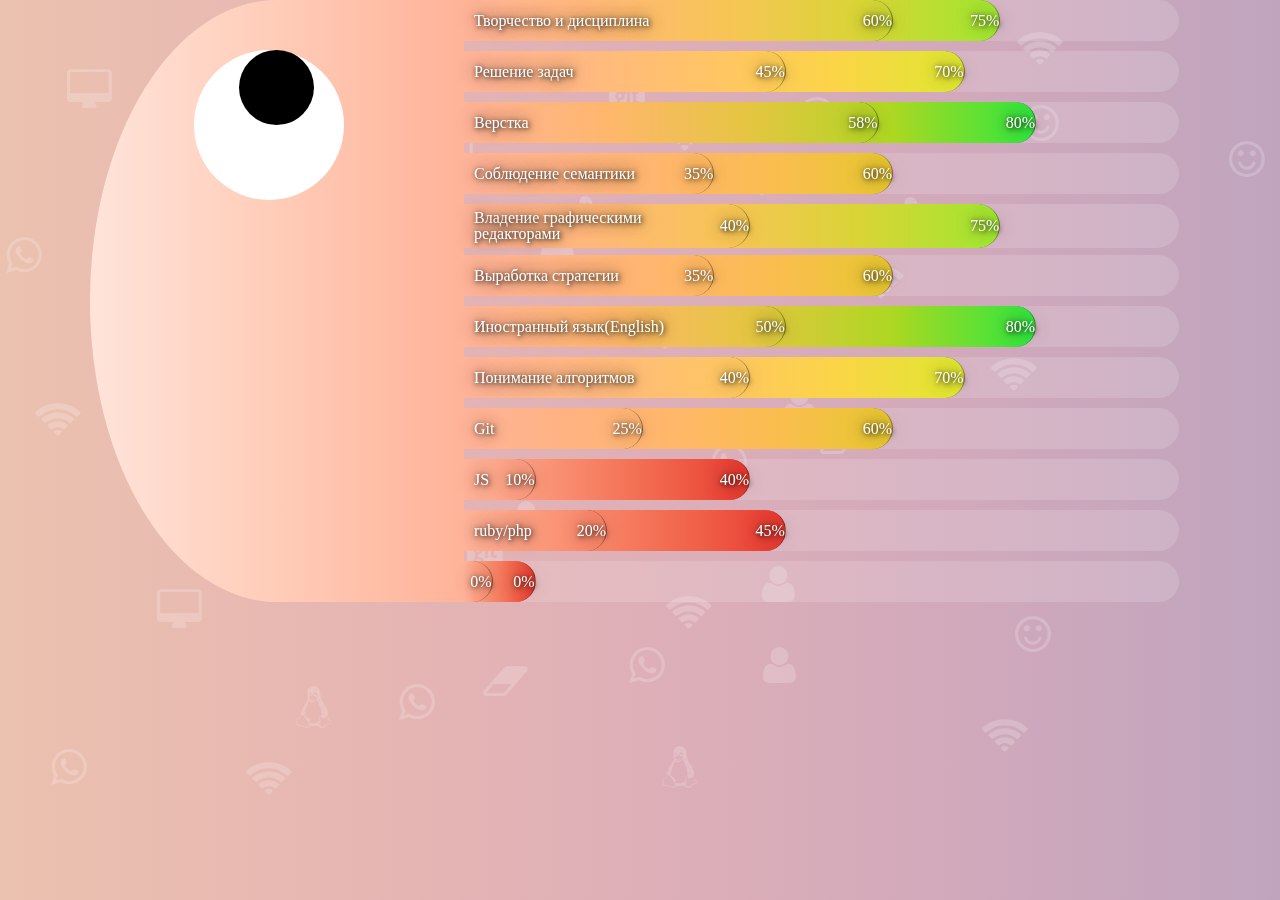
<file: octopusV4.0/index.html>
<!DOCTYPE html>
<html lang="en">
<head>
    <meta charset="UTF-8">
    <meta name="viewport" content="width=device-width, initial-scale=1.0, maximum-scale=1.0, user-scalable=no"/>
    <title>Epic UI</title>

    <!-- Epic styles -->
    <link rel="stylesheet" href="css/style.css">

    <!-- Google roboto font -->
    <!--<link href='http://fonts.googleapis.com/css?family=Roboto:500,900,300,700,400' rel='stylesheet' type='text/css'>-->

    <!-- Font awesome -->
    <link rel="stylesheet" href="assets/font-awesome/css/font-awesome.min.css">
    <link rel="stylesheet" href="css/index.css">

</head>
<body>

    <div class="wrapper container">
        <div class="octopus">
            <div class="octopus__head"></div>
            <div class="octopus__body">
                <ul class="octopus__list">
                    <li class="octopus__item octopus__item-dis">
                            <span class="octopus__desc">Творчество и дисциплина</span>
                    </li>
                    <li class="octopus__item octopus__item-task">
                            <span class="octopus__desc">Решение задач</span>
                    </li>
                    <li class="octopus__item octopus__item-layout">
                            <span class="octopus__desc">Верстка</span>
                    </li>
                    <li class="octopus__item octopus__item-semantic">
                            <span class="octopus__desc">Соблюдение семантики</span>
                    </li>
                    <li class="octopus__item octopus__item-photoshop">
                            <span class="octopus__desc">Владение графическими редакторами</span>
                    </li>
                    <li class="octopus__item octopus__item-strategy">
                            <span class="octopus__desc">Выработка стратегии</span>
                    </li>
                    <li class="octopus__item octopus__item-english">
                            <span class="octopus__desc">Иностранный язык(English)</span>
                    </li>
                    <li class="octopus__item octopus__item-algoritm">
                            <span class="octopus__desc">Понимание алгоритмов</span>
                    </li>
                    <li class="octopus__item octopus__item-git">
                            <span class="octopus__desc">Git</span>
                    </li>
                    <li class="octopus__item octopus__item-js">
                            <span class="octopus__desc">JS</span>
                    </li>
                    <li class="octopus__item octopus__item-ruby">
                            <span class="octopus__desc">ruby/php</span>
                        </li>
                    <li class="octopus__item octopus__item-"></li>
                </ul>
            </div>
        </div>
    </div>

    <div class="backwrap gradient">
        <div class="back-shapes">
		<em class="active epic-icon fa fa-desktop floating" style="top:65.50308008213553%;left:12.239583333333334%;animation-delay:-1.95s;"></em>
<em class="active epic-icon fa fa-desktop floating" style="top:7.8028747433264884%;left:5.260416666666667%;animation-delay:-1.6s;"></em>
<em class="active epic-icon fa fa-desktop floating" style="top:14.476386036960985%;left:33.4375%;animation-delay:-1.1s;"></em>
<em class="active epic-icon fa fa-desktop floating" style="top:39.73305954825462%;left:22.916666666666668%;animation-delay:-4.7s;"></em>
<em class="active epic-icon fa fa-eraser floating" style="top:46.50924024640657%;left:64.0625%;animation-delay:-1.5s;"></em>
<em class="active epic-icon fa fa-eraser floating" style="top:73.40862422997947%;left:37.708333333333336%;animation-delay:-0.7s;"></em>
<em class="active epic-icon fa fa-eraser floating" style="top:34.496919917864474%;left:42.447916666666664%;animation-delay:-0.05s;"></em>
<em class="active epic-icon fa fa-git-square floating" style="top:5.030800821355236%;left:17.1875%;animation-delay:-0.45s;"></em>
<em class="active epic-icon fa fa-git-square floating" style="top:59.034907597535934%;left:36.458333333333336%;animation-delay:-4.5s;"></em>
<em class="active epic-icon fa fa-git-square floating" style="top:8.521560574948666%;left:47.604166666666664%;animation-delay:-3.5s;"></em>
<em class="active epic-icon fa fa-linux floating" style="top:40.24640657084189%;left:9.166666666666666%;animation-delay:-0.05s;"></em>
<em class="active epic-icon fa fa-linux floating" style="top:76.28336755646818%;left:23.125%;animation-delay:-4.6s;"></em>
<em class="active epic-icon fa fa-linux floating" style="top:21.971252566735114%;left:69.73958333333333%;animation-delay:-4.2s;"></em>
<em class="active epic-icon fa fa-linux floating" style="top:21.86858316221766%;left:44.375%;animation-delay:-3.05s;"></em>
<em class="active epic-icon fa fa-linux floating" style="top:25.15400410677618%;left:27.03125%;animation-delay:-2.7s;"></em>
<em class="active epic-icon fa fa-linux floating" style="top:82.95687885010267%;left:51.71875%;animation-delay:-2.1s;"></em>
<em class="active epic-icon fa fa-smile-o floating" style="top:68.17248459958932%;left:79.32291666666667%;animation-delay:-3.25s;"></em>
<em class="active epic-icon fa fa-smile-o floating" style="top:15.40041067761807%;left:96.04166666666667%;animation-delay:-2.6s;"></em>
<em class="active epic-icon fa fa-smile-o floating" style="top:11.396303901437372%;left:79.94791666666667%;animation-delay:-2.15s;"></em>
<em class="active epic-icon fa fa-smile-o floating" style="top:10.574948665297741%;left:62.447916666666664%;animation-delay:-1.8s;"></em>
<em class="active epic-icon fa fa-whatsapp floating" style="top:75.77002053388091%;left:31.145833333333332%;animation-delay:-3.95s;"></em>
<em class="active epic-icon fa fa-whatsapp floating" style="top:27.82340862422998%;left:11.25%;animation-delay:-3.45s;"></em>
<em class="active epic-icon fa fa-whatsapp floating" style="top:82.95687885010267%;left:3.9583333333333335%;animation-delay:-2.5s;"></em>
<em class="active epic-icon fa fa-whatsapp floating" style="top:11.60164271047228%;left:29.635416666666668%;animation-delay:-2.05s;"></em>
<em class="active epic-icon fa fa-whatsapp floating" style="top:26.078028747433265%;left:0.46875%;animation-delay:-1.5s;"></em>
<em class="active epic-icon fa fa-whatsapp floating" style="top:49.07597535934291%;left:55.520833333333336%;animation-delay:-1.2s;"></em>
<em class="active epic-icon fa fa-whatsapp floating" style="top:71.66324435318275%;left:49.114583333333336%;animation-delay:-0.95s;"></em>
<em class="active epic-icon fa fa-whatsapp floating" style="top:41.37577002053388%;left:33.072916666666664%;animation-delay:-0.7s;"></em>
<em class="active epic-icon fa fa-wifi floating" style="top:84.49691991786447%;left:19.166666666666668%;animation-delay:-1.65s;"></em>
<em class="active epic-icon fa fa-wifi floating" style="top:44.558521560574945%;left:2.65625%;animation-delay:-1.15s;"></em>
<em class="active epic-icon fa fa-wifi floating" style="top:51.74537987679671%;left:21.197916666666668%;animation-delay:-0.7s;"></em>
<em class="active epic-icon fa fa-wifi floating" style="top:17.864476386036962%;left:57.65625%;animation-delay:-0.45s;"></em>
<em class="active epic-icon fa fa-wifi floating" style="top:5.749486652977413%;left:34.583333333333336%;animation-delay:-0.15s;"></em>
<em class="active epic-icon fa fa-wifi floating" style="top:66.0164271047228%;left:51.979166666666664%;animation-delay:-4.8s;"></em>
<em class="active epic-icon fa fa-wifi floating" style="top:79.67145790554414%;left:76.61458333333333%;animation-delay:-4.5s;"></em>
<em class="active epic-icon fa fa-wifi floating" style="top:39.52772073921971%;left:77.34375%;animation-delay:-4.25s;"></em>
<em class="active epic-icon fa fa-wifi floating" style="top:29.363449691991786%;left:66.92708333333333%;animation-delay:-4.05s;"></em>
<em class="active epic-icon fa fa-wifi floating" style="top:3.2854209445585214%;left:79.375%;animation-delay:-3.8s;"></em>
<em class="active epic-icon fa fa-wifi floating" style="top:12.833675564681725%;left:51.666666666666664%;animation-delay:-3.55s;"></em>
<em class="active epic-icon fa fa-wifi floating" style="top:34.90759753593429%;left:50.104166666666664%;animation-delay:-3.25s;"></em>
<em class="active epic-icon fa fa-user floating" style="top:33.880903490759756%;left:17.552083333333332%;animation-delay:-1.65s;"></em>
<em class="active epic-icon fa fa-user floating" style="top:20.32854209445585%;left:17.291666666666668%;animation-delay:-1.25s;"></em>
<em class="active epic-icon fa fa-user floating" style="top:24.94866529774127%;left:42.291666666666664%;animation-delay:-0.85s;"></em>
<em class="active epic-icon fa fa-user floating" style="top:28.33675564681725%;left:63.75%;animation-delay:-0.5s;"></em>
<em class="active epic-icon fa fa-user floating" style="top:42.813141683778234%;left:61.197916666666664%;animation-delay:-0.2s;"></em>
<em class="active epic-icon fa fa-user floating" style="top:62.62833675564682%;left:59.53125%;animation-delay:-4.95s;"></em>
<em class="active epic-icon fa fa-user floating" style="top:71.66324435318275%;left:59.635416666666664%;animation-delay:-4.6s;"></em>
<em class="active epic-icon fa fa-user floating" style="top:55.441478439425055%;left:39.84375%;animation-delay:-4.3s;"></em>

        </div>
    </div>

    <!-- Epic scripts -->
    <script src="assets/jquery/jquery-1.11.3.min.js" type="text/javascript" defer></script>

    <!--[if gte IE 9]>
      <style type="text/css">
        .gradient {
           filter: none;
        }
      </style>
      <script src="assets/ie7-js/IE9.min.js" async></script>
    <![endif]-->

</body>
</html>
</file>
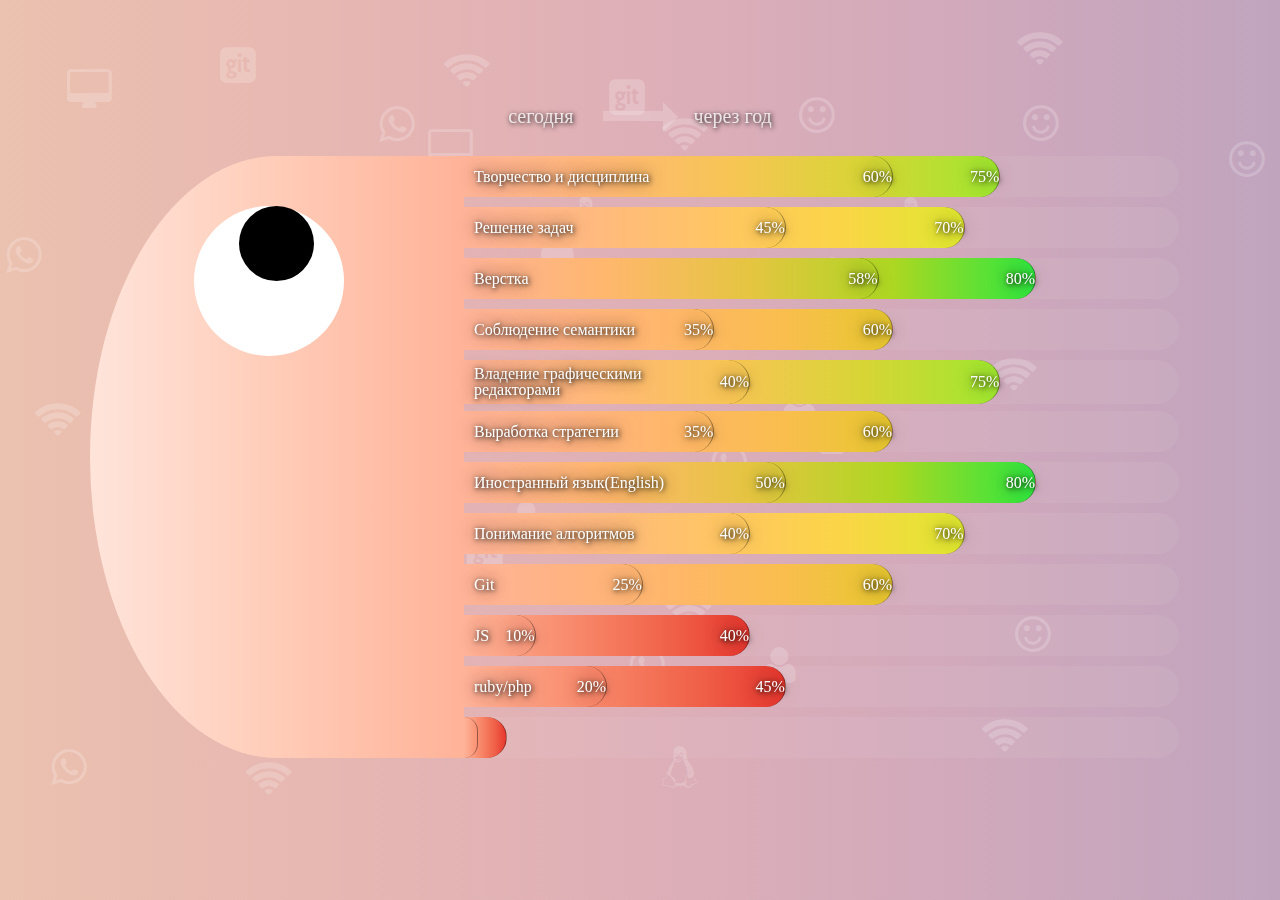
<file: octopusV4/index.html>
<!DOCTYPE html>
<html lang="ru">

<head>
    <meta charset="UTF-8">
    <meta name="viewport" content="width=device-width, initial-scale=1.0, maximum-scale=1.0, user-scalable=no" />
    <title>Os`ma</title>
    <link rel="stylesheet" href="css/style.css">
    <link rel="stylesheet" href="assets/font-awesome/css/font-awesome.min.css">
    <link rel="stylesheet" href="css/index.css">
</head>

<body>
    <div class="wrapper container">
      <div class="title__desc">сегодня <span class="arrow"></span> через год</div>
        <div class="octopus">
            <div class="octopus__head"></div>
            <div class="octopus__body">
                <ul class="octopus__list">
                    <li class="octopus__item octopus__item-dis">
                        <span class="octopus__desc">Творчество и дисциплина <span class="octopus__desc-procent">60%/75%</span></span>
                    </li>
                    <li class="octopus__item octopus__item-task">
                        <span class="octopus__desc">Решение задач <span class="octopus__desc-procent">45%/70%</span></span>
                    </li>
                    <li class="octopus__item octopus__item-layout">
                        <span class="octopus__desc">Верстка <span class="octopus__desc-procent">58%/80%</span></span>
                    </li>
                    <li class="octopus__item octopus__item-semantic">
                        <span class="octopus__desc">Соблюдение семантики <span class="octopus__desc-procent">35%/60%</span></span>
                    </li>
                    <li class="octopus__item octopus__item-photoshop">
                        <span class="octopus__desc">Владение графическими редакторами <span class="octopus__desc-procent">40%/75%</span></span>
                    </li>
                    <li class="octopus__item octopus__item-strategy">
                        <span class="octopus__desc">Выработка стратегии <span class="octopus__desc-procent">35%/60%</span></span>
                    </li>
                    <li class="octopus__item octopus__item-english">
                        <span class="octopus__desc">Иностранный язык(English) <span class="octopus__desc-procent">50%/80%</span></span>
                    </li>
                    <li class="octopus__item octopus__item-algoritm">
                        <span class="octopus__desc">Понимание алгоритмов <span class="octopus__desc-procent">40%/70%</span></span>
                    </li>
                    <li class="octopus__item octopus__item-git">
                        <span class="octopus__desc">Git <span class="octopus__desc-procent">25%/60%</span></span>
                    </li>
                    <li class="octopus__item octopus__item-js">
                        <span class="octopus__desc">JS <span class="octopus__desc-procent">10%/60%</span></span>
                    </li>
                    <li class="octopus__item octopus__item-ruby">
                        <span class="octopus__desc">ruby/php <span class="octopus__desc-procent">20%/45%</span></span>
                    </li>
                    <li class="octopus__item octopus__item-"> <div class="octopus__desc-procent">0%</div></li>
                </ul>
            </div>
        </div>
    </div>
    <div class="backwrap gradient">
        <div class="back-shapes">
            <em class="active epic-icon fa fa-desktop floating" style="top:65.50308008213553%;left:12.239583333333334%;animation-delay:-1.95s;"></em>
            <em class="active epic-icon fa fa-desktop floating" style="top:7.8028747433264884%;left:5.260416666666667%;animation-delay:-1.6s;"></em>
            <em class="active epic-icon fa fa-desktop floating" style="top:14.476386036960985%;left:33.4375%;animation-delay:-1.1s;"></em>
            <em class="active epic-icon fa fa-desktop floating" style="top:39.73305954825462%;left:22.916666666666668%;animation-delay:-4.7s;"></em>
            <em class="active epic-icon fa fa-eraser floating" style="top:46.50924024640657%;left:64.0625%;animation-delay:-1.5s;"></em>
            <em class="active epic-icon fa fa-eraser floating" style="top:73.40862422997947%;left:37.708333333333336%;animation-delay:-0.7s;"></em>
            <em class="active epic-icon fa fa-eraser floating" style="top:34.496919917864474%;left:42.447916666666664%;animation-delay:-0.05s;"></em>
            <em class="active epic-icon fa fa-git-square floating" style="top:5.030800821355236%;left:17.1875%;animation-delay:-0.45s;"></em>
            <em class="active epic-icon fa fa-git-square floating" style="top:59.034907597535934%;left:36.458333333333336%;animation-delay:-4.5s;"></em>
            <em class="active epic-icon fa fa-git-square floating" style="top:8.521560574948666%;left:47.604166666666664%;animation-delay:-3.5s;"></em>
            <em class="active epic-icon fa fa-linux floating" style="top:40.24640657084189%;left:9.166666666666666%;animation-delay:-0.05s;"></em>
            <em class="active epic-icon fa fa-linux floating" style="top:76.28336755646818%;left:23.125%;animation-delay:-4.6s;"></em>
            <em class="active epic-icon fa fa-linux floating" style="top:21.971252566735114%;left:69.73958333333333%;animation-delay:-4.2s;"></em>
            <em class="active epic-icon fa fa-linux floating" style="top:21.86858316221766%;left:44.375%;animation-delay:-3.05s;"></em>
            <em class="active epic-icon fa fa-linux floating" style="top:25.15400410677618%;left:27.03125%;animation-delay:-2.7s;"></em>
            <em class="active epic-icon fa fa-linux floating" style="top:82.95687885010267%;left:51.71875%;animation-delay:-2.1s;"></em>
            <em class="active epic-icon fa fa-smile-o floating" style="top:68.17248459958932%;left:79.32291666666667%;animation-delay:-3.25s;"></em>
            <em class="active epic-icon fa fa-smile-o floating" style="top:15.40041067761807%;left:96.04166666666667%;animation-delay:-2.6s;"></em>
            <em class="active epic-icon fa fa-smile-o floating" style="top:11.396303901437372%;left:79.94791666666667%;animation-delay:-2.15s;"></em>
            <em class="active epic-icon fa fa-smile-o floating" style="top:10.574948665297741%;left:62.447916666666664%;animation-delay:-1.8s;"></em>
            <em class="active epic-icon fa fa-whatsapp floating" style="top:75.77002053388091%;left:31.145833333333332%;animation-delay:-3.95s;"></em>
            <em class="active epic-icon fa fa-whatsapp floating" style="top:27.82340862422998%;left:11.25%;animation-delay:-3.45s;"></em>
            <em class="active epic-icon fa fa-whatsapp floating" style="top:82.95687885010267%;left:3.9583333333333335%;animation-delay:-2.5s;"></em>
            <em class="active epic-icon fa fa-whatsapp floating" style="top:11.60164271047228%;left:29.635416666666668%;animation-delay:-2.05s;"></em>
            <em class="active epic-icon fa fa-whatsapp floating" style="top:26.078028747433265%;left:0.46875%;animation-delay:-1.5s;"></em>
            <em class="active epic-icon fa fa-whatsapp floating" style="top:49.07597535934291%;left:55.520833333333336%;animation-delay:-1.2s;"></em>
            <em class="active epic-icon fa fa-whatsapp floating" style="top:71.66324435318275%;left:49.114583333333336%;animation-delay:-0.95s;"></em>
            <em class="active epic-icon fa fa-whatsapp floating" style="top:41.37577002053388%;left:33.072916666666664%;animation-delay:-0.7s;"></em>
            <em class="active epic-icon fa fa-wifi floating" style="top:84.49691991786447%;left:19.166666666666668%;animation-delay:-1.65s;"></em>
            <em class="active epic-icon fa fa-wifi floating" style="top:44.558521560574945%;left:2.65625%;animation-delay:-1.15s;"></em>
            <em class="active epic-icon fa fa-wifi floating" style="top:51.74537987679671%;left:21.197916666666668%;animation-delay:-0.7s;"></em>
            <em class="active epic-icon fa fa-wifi floating" style="top:17.864476386036962%;left:57.65625%;animation-delay:-0.45s;"></em>
            <em class="active epic-icon fa fa-wifi floating" style="top:5.749486652977413%;left:34.583333333333336%;animation-delay:-0.15s;"></em>
            <em class="active epic-icon fa fa-wifi floating" style="top:66.0164271047228%;left:51.979166666666664%;animation-delay:-4.8s;"></em>
            <em class="active epic-icon fa fa-wifi floating" style="top:79.67145790554414%;left:76.61458333333333%;animation-delay:-4.5s;"></em>
            <em class="active epic-icon fa fa-wifi floating" style="top:39.52772073921971%;left:77.34375%;animation-delay:-4.25s;"></em>
            <em class="active epic-icon fa fa-wifi floating" style="top:29.363449691991786%;left:66.92708333333333%;animation-delay:-4.05s;"></em>
            <em class="active epic-icon fa fa-wifi floating" style="top:3.2854209445585214%;left:79.375%;animation-delay:-3.8s;"></em>
            <em class="active epic-icon fa fa-wifi floating" style="top:12.833675564681725%;left:51.666666666666664%;animation-delay:-3.55s;"></em>
            <em class="active epic-icon fa fa-wifi floating" style="top:34.90759753593429%;left:50.104166666666664%;animation-delay:-3.25s;"></em>
            <em class="active epic-icon fa fa-user floating" style="top:33.880903490759756%;left:17.552083333333332%;animation-delay:-1.65s;"></em>
            <em class="active epic-icon fa fa-user floating" style="top:20.32854209445585%;left:17.291666666666668%;animation-delay:-1.25s;"></em>
            <em class="active epic-icon fa fa-user floating" style="top:24.94866529774127%;left:42.291666666666664%;animation-delay:-0.85s;"></em>
            <em class="active epic-icon fa fa-user floating" style="top:28.33675564681725%;left:63.75%;animation-delay:-0.5s;"></em>
            <em class="active epic-icon fa fa-user floating" style="top:42.813141683778234%;left:61.197916666666664%;animation-delay:-0.2s;"></em>
            <em class="active epic-icon fa fa-user floating" style="top:62.62833675564682%;left:59.53125%;animation-delay:-4.95s;"></em>
            <em class="active epic-icon fa fa-user floating" style="top:71.66324435318275%;left:59.635416666666664%;animation-delay:-4.6s;"></em>
            <em class="active epic-icon fa fa-user floating" style="top:55.441478439425055%;left:39.84375%;animation-delay:-4.3s;"></em>
        </div>
    </div>
</body>

</html>
</file>
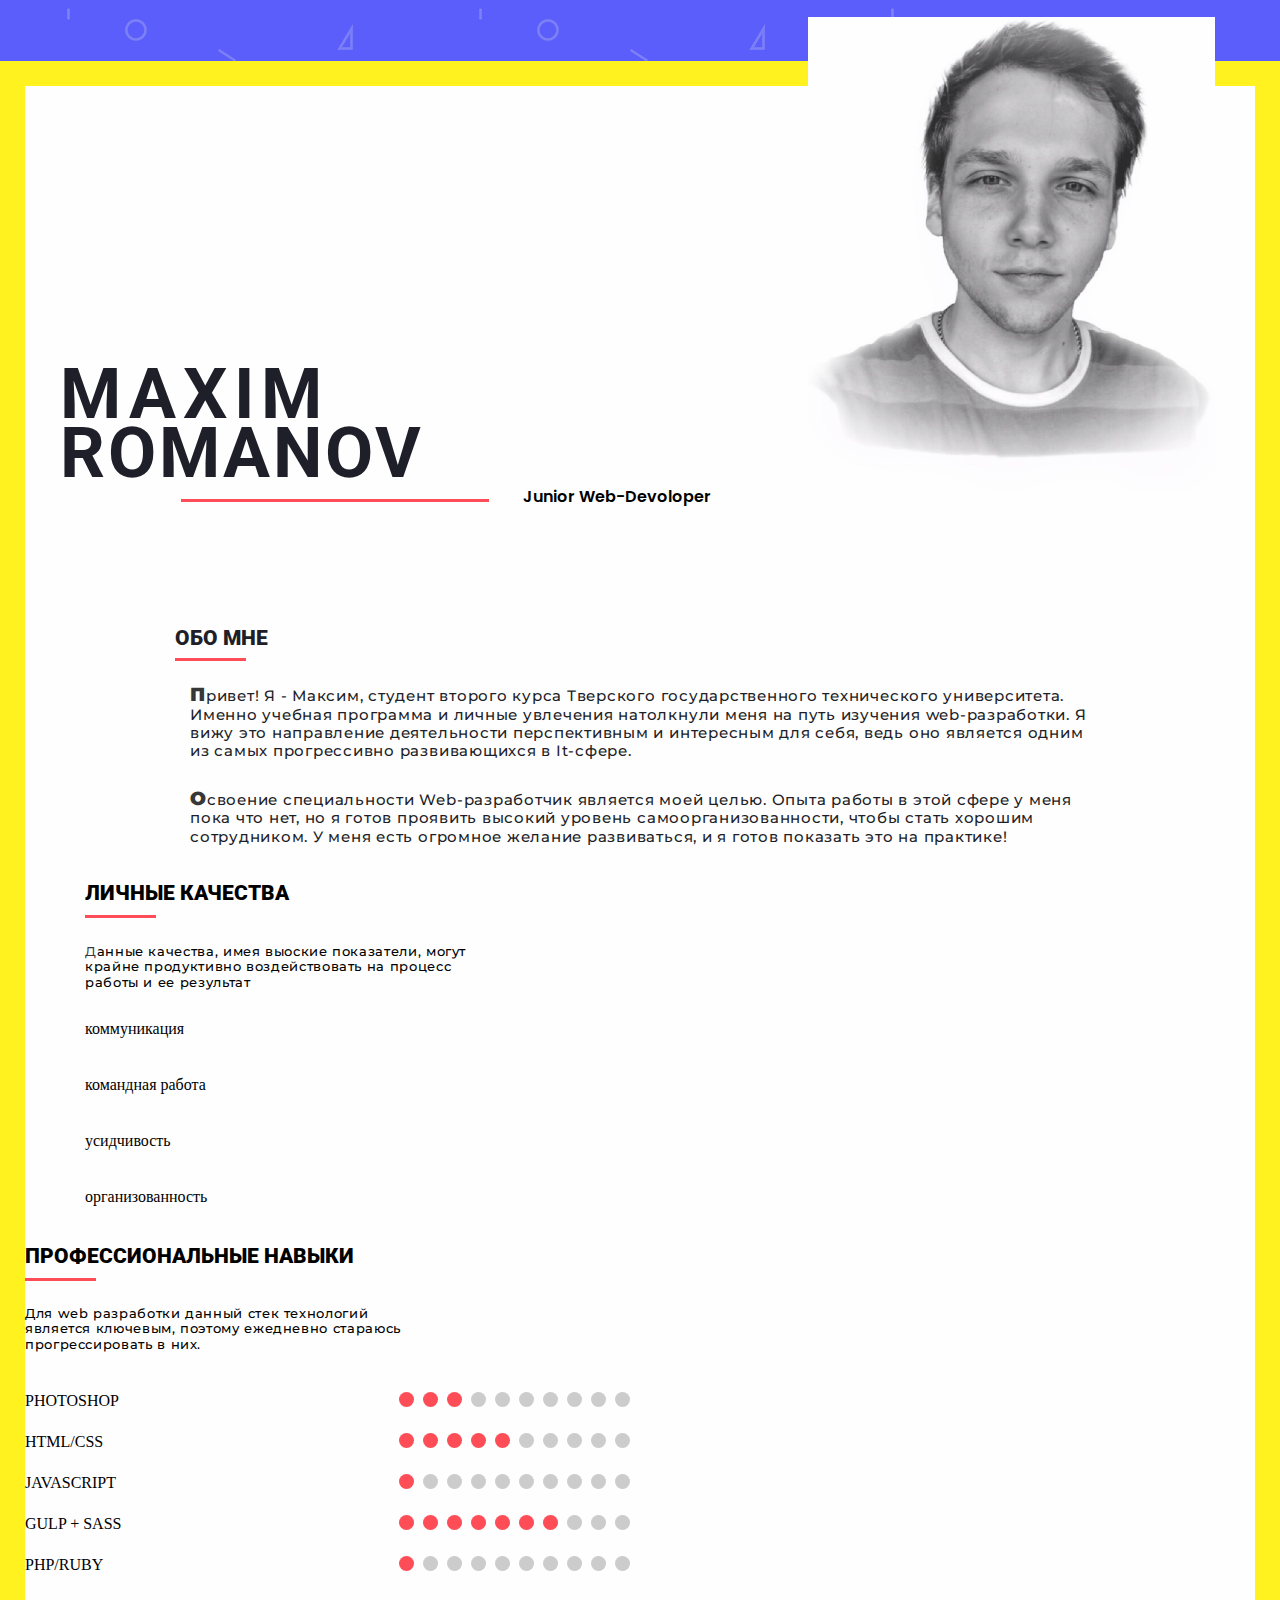
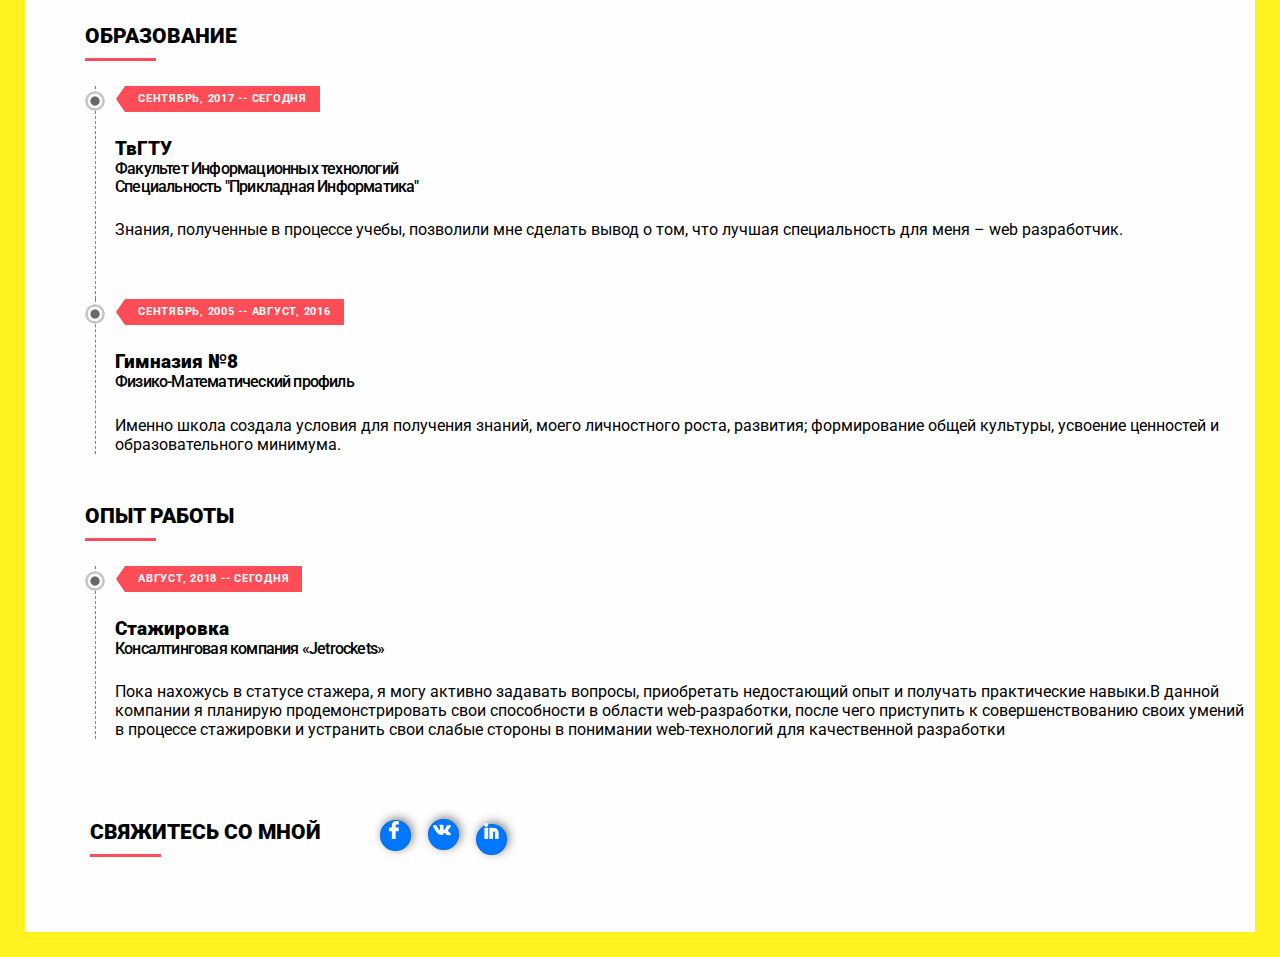
<file: resume/index.html>
<!DOCTYPE html>
<html lang="ru">

<head>
    <meta charset="utf-8">
    <meta name="viewport" content="width=device-width, initial-scale=1, shrink-to-fit=no">
    <meta name="description" content="">
    <meta name="author" content="">
    <link rel="icon" href="favicon.ico">
    <link rel="shortcut icon" href="favicon.ico" type="image/x-icon">
    <title>Resume</title>
    <!-- Bootstrap core CSS -->
    <link rel="stylesheet" href="https://stackpath.bootstrapcdn.com/bootstrap/4.1.3/css/bootstrap.min.css" integrity="sha384-MCw98/SFnGE8fJT3GXwEOngsV7Zt27NXFoaoApmYm81iuXoPkFOJwJ8ERdknLPMO" crossorigin="anonymous">
    <script src="https://stackpath.bootstrapcdn.com/bootstrap/4.1.3/js/bootstrap.min.js" integrity="sha384-ChfqqxuZUCnJSK3+MXmPNIyE6ZbWh2IMqE241rYiqJxyMiZ6OW/JmZQ5stwEULTy" crossorigin="anonymous"></script>
    <link href="https://fonts.googleapis.com/css?family=Prosto+One" rel="stylesheet">
    <link href="https://fonts.googleapis.com/css?family=Roboto:400,700" rel="stylesheet">
    <link href="https://fonts.googleapis.com/css?family=Poppins:200,300,400,500,600,700,800,900" rel="stylesheet">
    <link href="https://fonts.googleapis.com/css?family=Roboto:300,300i,400,400i,500,500i,700,700i,900&amp;subset=cyrillic" rel="stylesheet">
    <link href="https://fonts.googleapis.com/css?family=Montserrat:300,300i,400,500&amp;subset=cyrillic" rel="stylesheet">
    <link rel="stylesheet" href="https://use.fontawesome.com/releases/v5.3.1/css/all.css" integrity="sha384-mzrmE5qonljUremFsqc01SB46JvROS7bZs3IO2EmfFsd15uHvIt+Y8vEf7N7fWAU" crossorigin="anonymous">
    <!-- Custom styles for this template -->
    <link rel="stylesheet" href="css/index.css">
</head>

<body>
    <div class="container">
        <div class="header">
            <div class="row">
                <div class="col-12">
                	<img src="img/avatar.jpg" alt="" class="header-img">
                    <div class="header-name_wrap">
                        <h2 class="header-name">Maxim</h2>
                        <h2 class="header-name header-name-second">Romanov</h2>
                        <div class="header-about">
                            <div class="header-about__border"></div>
                            <span class="header-about__desc">Junior Web-Devoloper</span>
                        </div>

                    </div>
                </div>
                <!-- <div class="col-12 col-md-6">
                	
                	
                		<img src="img/avatar.jpg" alt="" class="header-img">
                	
                </div> -->
            </div>
        </div>
        <div class="section-about">
            <div class="row">
                <div class="col-12">
                    <h3 class="section-about_text">Обо мне</h3>
                    <span class="border"></span>
                    <p class="section-about__desc">
                        <b>П</b>ривет! Я - Максим, студент второго курса Тверского государственного технического университета. Именно учебная программа и личные увлечения натолкнули меня на путь изучения web-разработки. Я вижу это направление деятельности перспективным и интересным для себя, ведь оно является одним из самых прогрессивно развивающихся в It-сфере.
                    </p>
                    <p class="section-about__desc">
                        <b>О</b>своение специальности Web-разработчик является моей целью. Опыта работы в этой сфере у меня пока что нет, но я готов проявить высокий уровень самоорганизованности, чтобы стать хорошим сотрудником. У меня есть огромное желание развиваться, и я готов показать это на практике!
                    </p>
                </div>
            </div>
        </div>
        <div class="section-skills">
            <div class="row">
                <div class="col-12 col-lg-6">
                    <div class="section-skills_personal">
                        <h3 class="section-about_text">Личные качества</h3>
                        <span class="border"></span>
                        <p class="section-about__desc section-about__desc-skill">
                            <b class="skill-b">Д</b>анные качества, имея выоские показатели, могут крайне продуктивно воздействовать на процесс работы и ее результат
                        </p>
                        <ul class="section-skills_personal--list">
                            <li class="section-skills_personal--item">Коммуникация
                                <div class="progress">
                                    <div class="progress-bar progress-bar-striped bg-danger progress-bar-animated" role="progressbar" style="width: 75%;" aria-valuenow="25" aria-valuemin="0" aria-valuemax="100"></div>
                                </div>
                            </li>
                            <li class="section-skills_personal--item">Командная работа
                                <div class="progress">
                                    <div class="progress-bar progress-bar-striped bg-danger progress-bar-animated" role="progressbar" style="width: 65%;" aria-valuenow="25" aria-valuemin="0" aria-valuemax="100"></div>
                                </div>
                            </li>
                            <li class="section-skills_personal--item">усидчивость
                                <div class="progress">
                                    <div class="progress-bar progress-bar-striped bg-danger progress-bar-animated" role="progressbar" style="width: 90%;" aria-valuenow="25" aria-valuemin="0" aria-valuemax="100"></div>
                                </div>
                            </li>
                            <li class="section-skills_personal--item">организованность
                                <div class="progress">
                                    <div class="progress-bar progress-bar-striped bg-danger progress-bar-animated" role="progressbar" style="width: 80%;" aria-valuenow="25" aria-valuemin="0" aria-valuemax="100"></div>
                                </div>
                            </li>
                        </ul>
                    </div>
                </div>
                <div class="col-12 col-lg-6">
                    <div class="section-skills_professional">
                        <h3 class="section-about_text">Профессиональные навыки</h3>
                        <span class="border"></span>
                        <p class="section-about__desc section-about__desc-skill">
                            Для web разработки данный стек технологий является ключевым, поэтому ежедневно стараюсь прогрессировать в них.
                        </p>
                        <ul class="section-skills_professional--list">
                            <li class="section-skills_professional--item">
                                <div class="section-skills_professional--desc">
                                    Photoshop
                                </div>
                                <div class="section-skills_professional--progress">
                                    <div class="progress-circle progress-circle--active"></div>
                                    <div class="progress-circle progress-circle--active"></div>
                                    <div class="progress-circle progress-circle--active"></div>
                                    <div class="progress-circle"></div>
                                    <div class="progress-circle"></div>
                                    <div class="progress-circle"></div>
                                    <div class="progress-circle"></div>
                                    <div class="progress-circle"></div>
                                    <div class="progress-circle"></div>
                                    <div class="progress-circle"></div>
                                </div>
                            </li>
                            <li class="section-skills_professional--item">
                                <div class="section-skills_professional--desc">
                                    Html/css
                                </div>
                                <div class="section-skills_professional--progress">
                                    <div class="progress-circle progress-circle--active"></div>
                                    <div class="progress-circle progress-circle--active"></div>
                                    <div class="progress-circle progress-circle--active"></div>
                                    <div class="progress-circle progress-circle--active"></div>
                                    <div class="progress-circle progress-circle--active"></div>
                                    <div class="progress-circle"></div>
                                    <div class="progress-circle"></div>
                                    <div class="progress-circle"></div>
                                    <div class="progress-circle"></div>
                                    <div class="progress-circle"></div>
                                </div>
                            </li>
                            <li class="section-skills_professional--item">
                                <div class="section-skills_professional--desc">
                                    JavaScript
                                </div>
                                <div class="section-skills_professional--progress">
                                    <div class="progress-circle progress-circle--active"></div>
                                    <div class="progress-circle"></div>
                                    <div class="progress-circle"></div>
                                    <div class="progress-circle"></div>
                                    <div class="progress-circle"></div>
                                    <div class="progress-circle"></div>
                                    <div class="progress-circle"></div>
                                    <div class="progress-circle"></div>
                                    <div class="progress-circle"></div>
                                    <div class="progress-circle"></div>
                                </div>
                            </li>
                            <li class="section-skills_professional--item">
                                <div class="section-skills_professional--desc">
                                    Gulp + Sass
                                </div>
                                <div class="section-skills_professional--progress">
                                    <div class="progress-circle progress-circle--active"></div>
                                    <div class="progress-circle progress-circle--active"></div>
                                    <div class="progress-circle progress-circle--active"></div>
                                    <div class="progress-circle progress-circle--active"></div>
                                    <div class="progress-circle progress-circle--active"></div>
                                    <div class="progress-circle progress-circle--active"></div>
                                    <div class="progress-circle progress-circle--active"></div>
                                    <div class="progress-circle"></div>
                                    <div class="progress-circle"></div>
                                    <div class="progress-circle"></div>
                                </div>
                            </li>
                            <li class="section-skills_professional--item">
                                <div class="section-skills_professional--desc">
                                    Php/Ruby
                                </div>
                                <div class="section-skills_professional--progress">
                                    <div class="progress-circle progress-circle--active"></div>
                                    <div class="progress-circle"></div>
                                    <div class="progress-circle"></div>
                                    <div class="progress-circle"></div>
                                    <div class="progress-circle"></div>
                                    <div class="progress-circle"></div>
                                    <div class="progress-circle"></div>
                                    <div class="progress-circle"></div>
                                    <div class="progress-circle"></div>
                                    <div class="progress-circle"></div>
                                </div>
                            </li>
                        </ul>
                    </div>
                </div>
            </div>
        </div>
        <div class="section-education">
            <div class="row">
                <div class="col-12 col-lg-6">
                    <div class="sections-education_school">
                        <h3 class="section-about_text">Образование</h3>
                        <span class="border"></span>
                        <div class="sections-education_timeline">
                            <div class="timeline-icon"></div>
                            <div class="timeline-label">Сентябрь, 2017 -- сегодня</div>
                            <div class="timeline_title">ТвГТУ</div>
                            <div class="timeline_subtitle">Факультет Информационных технологий
                                <br> Специальность "Прикладная Информатика"</div>
                            <div class="timeline_desc">Знания, полученные в процессе учебы, позволили мне сделать вывод о том, что лучшая специальность для меня – web разработчик.</div>
                        </div>
                        <div class="sections-education_timeline">
                            <div class="timeline-icon"></div>
                            <div class="timeline-label">Сентябрь, 2005 -- Август, 2016</div>
                            <div class="timeline_title">Гимназия №8</div>
                            <div class="timeline_subtitle">Физико-Математический профиль</div>
                            <div class="timeline_desc">Именно школа создала условия для получения знаний, моего личностного роста, развития; формирование общей культуры, усвоение ценностей и образовательного минимума.</div>
                        </div>
                    </div>
                </div>
                <div class="col-12 col-lg-6">
                    <div class="sections-education_school">
                        <h3 class="section-about_text">Опыт работы</h3>
                        <span class="border"></span>
                        <div class="sections-education_timeline">
                            <div class="timeline-icon"></div>
                            <div class="timeline-label">Август, 2018 -- сегодня</div>
                            <div class="timeline_title">Стажировка</div>
                            <div class="timeline_subtitle">Консалтинговая компания «Jetrockets»</div>
                            <div class="timeline_desc"><!-- Пока нахожусь в статусе стажера, я могу активно задавать вопросы, приобретать недостающий опыт и получать практические навыки. По окончании стажировки у иеня появится замечательная возможность рассказать о своих первых практических достижениях в выбранной специальности.  -->Пока нахожусь в статусе стажера, я могу активно задавать вопросы, приобретать недостающий опыт и получать практические навыки.В данной компании я планирую продемонстрировать свои способности в области web-разработки, после чего приступить к совершенствованию своих умений в процессе стажировки и устранить свои слабые стороны в понимании web-технологий для качественной разработки</div>
                        </div>
                    </div>
                </div>
            </div>
        </div>
        <div class="section-connect">
            <div class="row">
                <div class="col-12 col-7">
                    <div class="section-connect_wrap">
                        <h3 class="section-about_text">Свяжитесь со мной</h3>
                        <span class="border"></span>
                    </div>
                    <ul class="section-connect_list">
                        <li class="section-connect_item section-connect_item_fb">
                            <a href="https://www.facebook.com/maxim.romanov.7543" class="section-connect_link_fb">
                            	<img src="img/icon/facebook.svg" alt="" class="section-connect_link_fb-img">
                            </a>
                        </li>
                        <li class="section-connect_item section-connect_item_vk">
                            <a href="https://vk.com/falleot" class="section-connect_link_vk">
                            	<img src="img/icon/vk.svg" alt="" class="section-connect_link_vk-img">
                            </a>
                        </li>
                        <li class="section-connect_item section-connect_item_li">
                            <a href="" class="section-connect_link_li">
                            	<img src="img/icon/linkedin.svg" alt="" class="section-connect_link_li-img">
                            </a>
                        </li>
                    </ul>
                </div>
            </div>
        </div>
    </div>
</body>

</html>
</file>
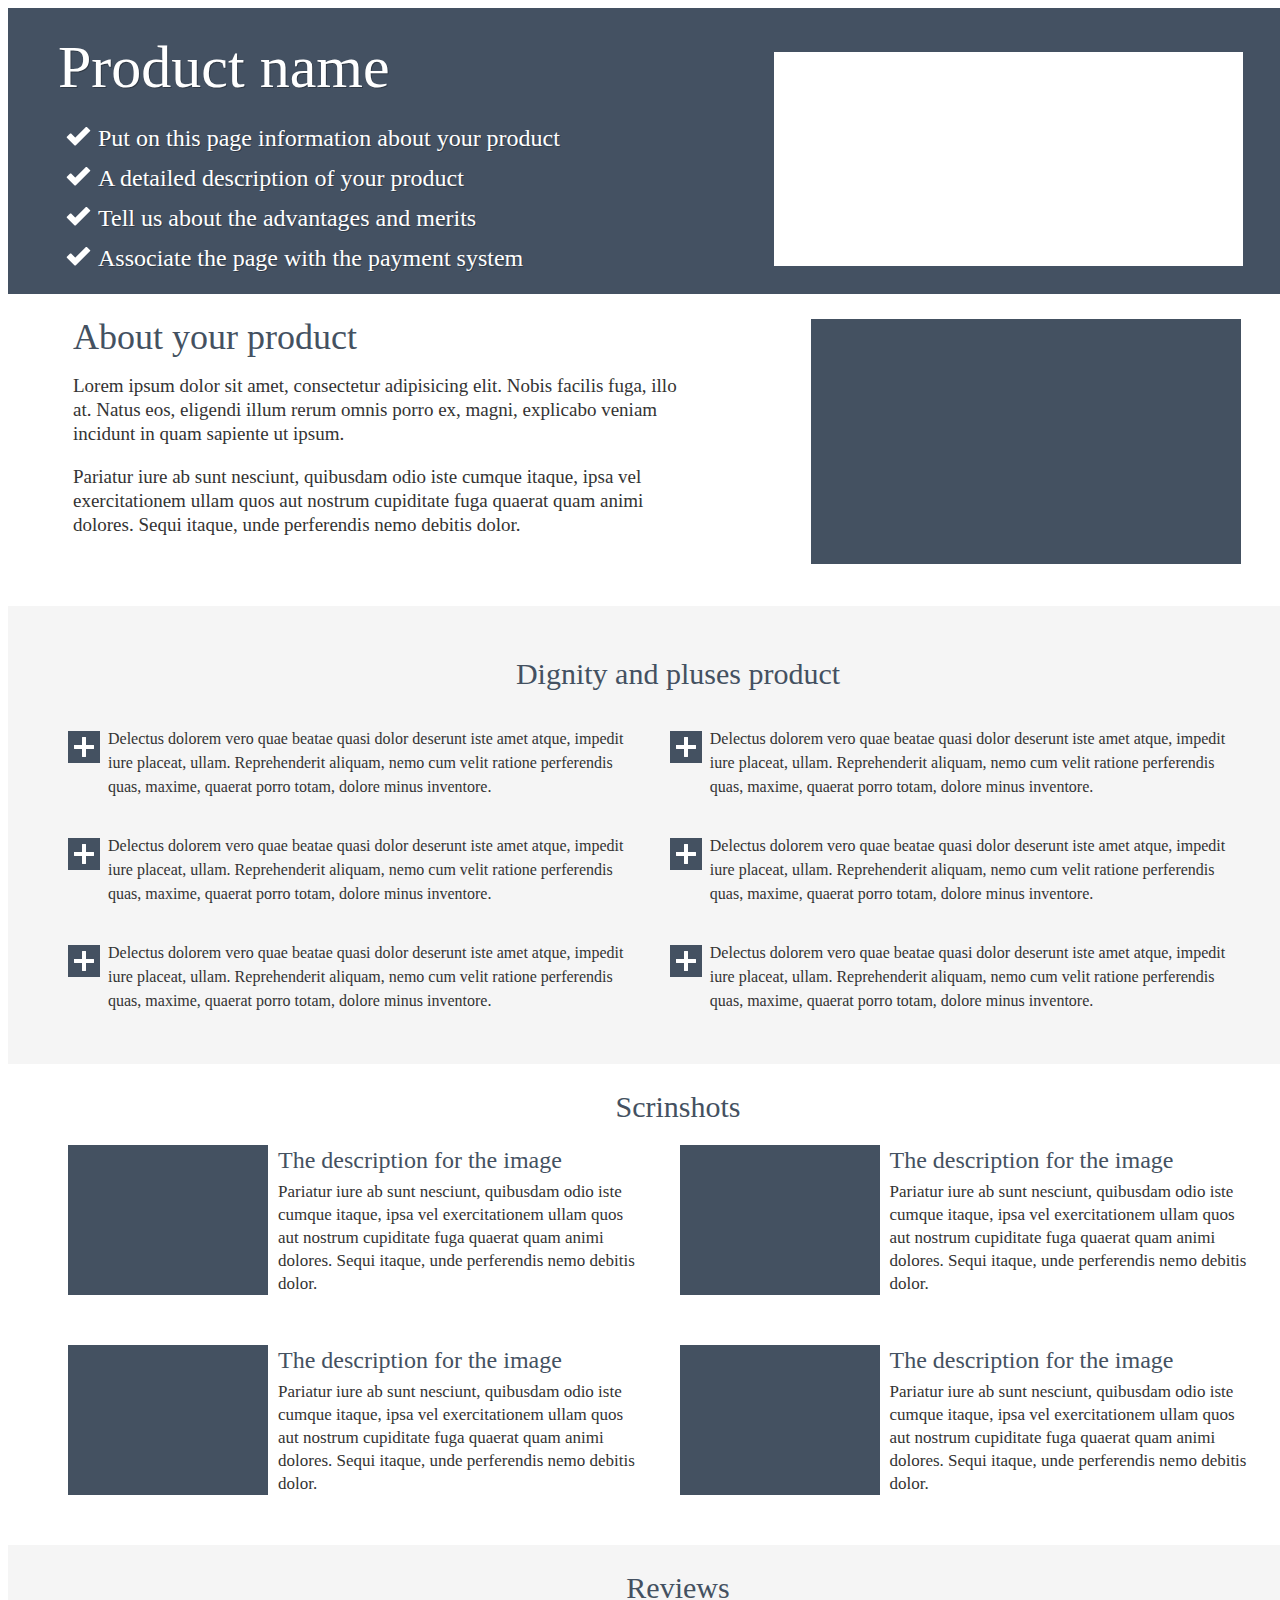
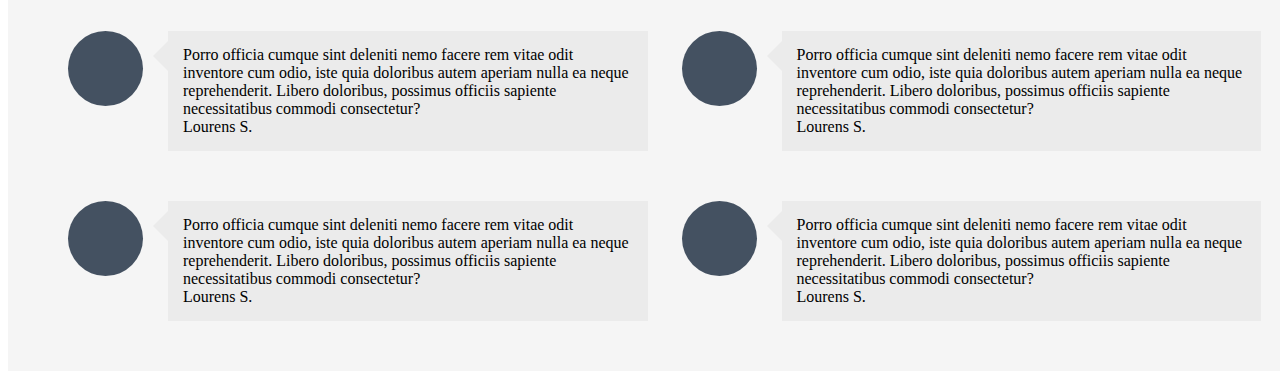
<file: vanya/index.html>
<!DOCTYPE html>
<html lang="en">

<head>
    <meta charset="UTF-8">
    <title>Vanya</title>
    <link rel="stylesheet" href="css/index.css">
</head>

<body>
  <div class="container">
    <div class="header">
        <div class="header__product">
            <div class="header__product__name">Product name</div>
            <ul class="header__product__list">
                <li class="header__product__item">Put on this page information about your product
                </li>
                <li class="header__product__item">A detailed description of your product</li>
                <li class="header__product__item">Tell us about the advantages and merits</li>
                <li class="header__product__item">Associate the page with the payment system</li>
            </ul>
        </div>
        <div class="header__logo"></div>
    </div>
    <div class="about">
      <div class="about__text">
        <div class="about__text__title">About your product</div>
        <p class="about__text__paragraph">Lorem ipsum dolor sit amet, consectetur adipisicing elit. Nobis facilis fuga, illo at. Natus eos, eligendi illum rerum omnis porro ex, magni, explicabo veniam incidunt in quam sapiente ut ipsum.</p>
        <p class="about__text__paragraph">Pariatur iure ab sunt nesciunt, quibusdam odio iste cumque itaque, ipsa vel exercitationem ullam quos aut nostrum cupiditate fuga quaerat quam animi dolores. Sequi itaque, unde perferendis nemo debitis dolor.</p>
      </div>
      <div class="about__logo"></div>
    </div>
    <div class="dignity">
      <div class="dignity__title">
        Dignity and pluses product
      </div>
      <ul class="dignity__list">
        <li class="dignity__item">
          <div class="dignity__item__logo"></div>
          <div class="dignity__item__text">Delectus dolorem vero quae beatae quasi dolor deserunt iste amet atque, impedit iure placeat, ullam. Reprehenderit aliquam, nemo cum velit ratione perferendis quas, maxime, quaerat porro totam, dolore minus inventore.</div>
          
        </li>
        <li class="dignity__item">
          <div class="dignity__item__logo"></div>
          <div class="dignity__item__text">Delectus dolorem vero quae beatae quasi dolor deserunt iste amet atque, impedit iure placeat, ullam. Reprehenderit aliquam, nemo cum velit ratione perferendis quas, maxime, quaerat porro totam, dolore minus inventore.</div>
          
        </li>
        <li class="dignity__item">
          <div class="dignity__item__logo"></div>
          <div class="dignity__item__text">Delectus dolorem vero quae beatae quasi dolor deserunt iste amet atque, impedit iure placeat, ullam. Reprehenderit aliquam, nemo cum velit ratione perferendis quas, maxime, quaerat porro totam, dolore minus inventore.</div>
          
        </li>
      </ul>
      <ul class="dignity__list">
        <li class="dignity__item">
          <div class="dignity__item__logo"></div>
          <div class="dignity__item__text">Delectus dolorem vero quae beatae quasi dolor deserunt iste amet atque, impedit iure placeat, ullam. Reprehenderit aliquam, nemo cum velit ratione perferendis quas, maxime, quaerat porro totam, dolore minus inventore.</div>
          
        </li>
        <li class="dignity__item">
          <div class="dignity__item__logo"></div>
          <div class="dignity__item__text">Delectus dolorem vero quae beatae quasi dolor deserunt iste amet atque, impedit iure placeat, ullam. Reprehenderit aliquam, nemo cum velit ratione perferendis quas, maxime, quaerat porro totam, dolore minus inventore.</div>
          
        </li>
        <li class="dignity__item">
          <div class="dignity__item__logo"></div>
          <div class="dignity__item__text">Delectus dolorem vero quae beatae quasi dolor deserunt iste amet atque, impedit iure placeat, ullam. Reprehenderit aliquam, nemo cum velit ratione perferendis quas, maxime, quaerat porro totam, dolore minus inventore.</div>
          
        </li>
      </ul>
    </div>
    <div class="screenshots">
      <div class="screenshots__title">Scrinshots</div>
      <div class="screenshots__block">
        <div class="screenshots__img"></div>
        <div class="screenshots__desc">
          <div class="screenshots__desc__title">The description for the image</div>
          <div class="screenshots__desc__text">Pariatur iure ab sunt nesciunt, quibusdam odio iste cumque itaque, ipsa vel exercitationem ullam quos aut nostrum cupiditate fuga quaerat quam animi dolores. Sequi itaque, unde perferendis nemo debitis dolor.</div>
        </div>
      </div>
      <div class="screenshots__block">
        <div class="screenshots__img"></div>
        <div class="screenshots__desc">
          <div class="screenshots__desc__title">The description for the image</div>
          <div class="screenshots__desc__text">Pariatur iure ab sunt nesciunt, quibusdam odio iste cumque itaque, ipsa vel exercitationem ullam quos aut nostrum cupiditate fuga quaerat quam animi dolores. Sequi itaque, unde perferendis nemo debitis dolor.</div>
        </div>
      </div>
      <div class="screenshots__block">
        <div class="screenshots__img"></div>
        <div class="screenshots__desc">
          <div class="screenshots__desc__title">The description for the image</div>
          <div class="screenshots__desc__text">Pariatur iure ab sunt nesciunt, quibusdam odio iste cumque itaque, ipsa vel exercitationem ullam quos aut nostrum cupiditate fuga quaerat quam animi dolores. Sequi itaque, unde perferendis nemo debitis dolor.</div>
        </div>
      </div>
      <div class="screenshots__block">
        <div class="screenshots__img"></div>
        <div class="screenshots__desc">
          <div class="screenshots__desc__title">The description for the image</div>
          <div class="screenshots__desc__text">Pariatur iure ab sunt nesciunt, quibusdam odio iste cumque itaque, ipsa vel exercitationem ullam quos aut nostrum cupiditate fuga quaerat quam animi dolores. Sequi itaque, unde perferendis nemo debitis dolor.</div>
        </div>
      </div>
    </div>
    <div class="reviews">
      <div class="reviews__title">Reviews</div>
      <div class="reviews__block">
        <div class="reviews__block__img"></div>
        <div class="reviews__block__desc">
          <div class="reviews__block__text">Porro officia cumque sint deleniti nemo facere rem vitae odit inventore cum odio, iste quia doloribus autem aperiam nulla ea neque reprehenderit. Libero doloribus, possimus officiis sapiente necessitatibus commodi consectetur?</div>
          <div class="reviews__block__author">Lourens S.</div>
        </div>
      </div>
      <div class="reviews__block reviews__block_add">
        <div class="reviews__block__img"></div>
        <div class="reviews__block__desc">
          <div class="reviews__block__text">Porro officia cumque sint deleniti nemo facere rem vitae odit inventore cum odio, iste quia doloribus autem aperiam nulla ea neque reprehenderit. Libero doloribus, possimus officiis sapiente necessitatibus commodi consectetur?</div>
          <div class="reviews__block__author">Lourens S.</div>
        </div>
      </div>
      <div class="reviews__block">
        <div class="reviews__block__img"></div>
        <div class="reviews__block__desc">
          <div class="reviews__block__text">Porro officia cumque sint deleniti nemo facere rem vitae odit inventore cum odio, iste quia doloribus autem aperiam nulla ea neque reprehenderit. Libero doloribus, possimus officiis sapiente necessitatibus commodi consectetur?</div>
          <div class="reviews__block__author">Lourens S.</div>
        </div>
      </div>
      <div class="reviews__block reviews__block_add">
        <div class="reviews__block__img"></div>
        <div class="reviews__block__desc">
          <div class="reviews__block__text">Porro officia cumque sint deleniti nemo facere rem vitae odit inventore cum odio, iste quia doloribus autem aperiam nulla ea neque reprehenderit. Libero doloribus, possimus officiis sapiente necessitatibus commodi consectetur?</div>
          <div class="reviews__block__author">Lourens S.</div>
        </div>
      </div>
    </div>

    <div class="buyIt">
    </div>
    <div class="contacts">
    </div>
    </div>
</body>

</html>
</file>
<file: goodCardboard/css/index.css>
body {
  font-family: 'Roboto', sans-serif;
}

.wrap {
  width: 100%;
}

html,
body {
  width: 100%;
  height: 100%;
}

* {
  -webkit-box-sizing: border-box;
  box-sizing: border-box;
}

body {
  margin: 0px;
}

input:focus,
button:focus {
  outline: none;
}

.section-title {
  font-size: 27px;
  font-weight: 700;
  line-height: 18px;
  text-transform: uppercase;
  text-align: center;
  margin-bottom: 29px;
}

.section-title::after {
  content: '';
  margin-top: 15px;
  display: block;
  height: 6px;
  background: url("../img/products/line.png") center no-repeat;
}

.button {
  font-size: 14px;
  font-weight: 500;
  line-height: 22px;
  color: #fff;
  border: 1px solid transparent;
  background-color: #ff9d09;
  padding: 10px 20px 10px 17px;
  border-radius: 5px;
}

.button .btn-text {
  display: inline-block;
  margin-left: 1px;
}

.button img {
  vertical-align: middle;
}

.button:hover {
  background-color: #ffb546;
  cursor: pointer;
}

.button_big {
  padding-top: 16px;
  padding-bottom: 17px;
  vertical-align: middle;
}

.button-o {
  background-color: transparent;
  border: 1px solid rgba(55, 55, 55, 0.2);
  color: rgba(55, 55, 55, 0.4);
}

.button-o:hover {
  background-color: rgba(55, 55, 55, 0.1);
  color: #fff;
  border: 1px solid transparent;
  cursor: pointer;
}

.header {
  background-color: #f4f4f4;
  margin-top: 45px;
  padding: 15px 0;
}

.header-logo {
  background: url("../img/logo.png") 0 0 no-repeat;
  background-size: 100%;
  width: 191px;
  height: 61px;
}

.header-contacts {
  display: -webkit-box;
  display: -ms-flexbox;
  display: flex;
  -webkit-box-pack: end;
  -ms-flex-pack: end;
  justify-content: flex-end;
  -webkit-box-align: center;
  -ms-flex-align: center;
  align-items: center;
}

.header-contacts__btn {
  z-index: 100;
}

.header-contacts__phone {
  font-size: 22px;
  font-weight: 500;
  line-height: 22px;
  text-transform: uppercase;
  color: #373737;
  margin-right: 14px;
}

.header-contacts__phones {
  display: -webkit-box;
  display: -ms-flexbox;
  display: flex;
}

.header-contacts__phone:first-child {
  border-right: 1px solid #cfcfd0;
  padding-right: 13px;
}

.header-contacts__phone:last-child {
  margin-right: 14px;
}

.header-logo {
  z-index: 11;
}

.mobile {
  top: 36px;
  margin-top: -17.5px;
  position: fixed;
  z-index: 10;
  top: 38;
}

.mobile-nav {
  margin-right: 10px;
  display: block;
  width: 23px;
  height: 35px;
  background-color: transparent;
  -webkit-box-shadow: 1px 1px 250px rgba(0, 0, 0, 0.5);
  box-shadow: 1px 1px 250px rgba(0, 0, 0, 0.5);
}

.mobile-nav_active .mobile-nav_span {
  width: 0;
}

.mobile-nav_active .mobile-nav_span:before {
  margin-top: 0;
  -webkit-transform: rotate(135deg);
  transform: rotate(135deg);
}

.mobile-nav_active .mobile-nav_span:after {
  margin-top: 0;
  -webkit-transform: rotate(-135deg);
  transform: rotate(-135deg);
}

.mobile-nav_span,
.mobile-nav_span:before,
.mobile-nav_span:after {
  z-index: 19;
  -webkit-transition: all 0.9s;
  transition: all 0.9s;
  display: none;
  height: 3px;
  width: 18px;
  position: absolute;
  top: 50%;
  margin-top: -2px;
  background-color: #373737;
}

.mobile-nav_span:before {
  display: block;
  width: 23px;
  -webkit-transition: all 0.5s;
  transition: all 0.5s;
  content: '';
  margin-top: -10px;
}

.mobile-nav_span:after {
  display: block;
  width: 23px;
  -webkit-transition: all 0.5s;
  transition: all 0.5s;
  content: '';
  margin-top: 6px;
}

.header-mobile-nav {
  -webkit-transition: all 0.3s;
  transition: all 0.3s;
  background-image: -webkit-gradient(linear, left bottom, left top, from(#373737), color-stop(#626262), color-stop(#909090), color-stop(#c1c1c1), to(#f4f4f4));
  background-image: linear-gradient(to top, #373737, #626262, #909090, #c1c1c1, #f4f4f4);
  display: block;
  height: 0;
}

.header-mobile-nav__wrap {
  display: -webkit-box;
  display: -ms-flexbox;
  display: flex;
  -webkit-box-pack: center;
  -ms-flex-pack: center;
  justify-content: center;
  text-align: center;
}

.header-mobile-nav__list {
  margin: 0;
  list-style: none;
  padding: 0;
  width: 100%;
}

.header-mobile-nav__link {
  -webkit-transition: all 0.2s;
  transition: all 0.2s;
  color: #F4F4F4;
  text-decoration: none;
  line-height: 2;
  letter-spacing: 3px;
  display: block;
  text-shadow: 1px 1px 10px black, 0 0 1em #373737;
}

.header-mobile-nav__link:hover {
  background-color: rgba(255, 255, 255, 0.9);
  color: #373737;
  font-weight: 900;
  font-size: 25px;
  margin: 5px 0;
}

.header-mobile-nav_active {
  -webkit-transition: all 0.4s;
  transition: all 0.4s;
  padding: 20px 0;
  padding-top: 32px;
  height: 350px;
}

.overlay {
  position: fixed;
  display: none;
  top: 0;
  width: 100%;
  height: 100%;
  z-index: 3;
  background-color: rgba(0, 0, 0, 0.6);
}

.overlay .popup {
  position: fixed;
  left: 50%;
  width: 752px;
  top: 100px;
  -webkit-transform: translateX(-50%);
  transform: translateX(-50%);
}

.overlay .popup-close {
  position: absolute;
  right: -20px;
  top: -31px;
  font-size: 35px;
  color: #fff;
  font-weight: 300;
  cursor: pointer;
}

.overlay .popup-title {
  display: block;
  width: 100%;
  min-height: 71px;
  margin: 0;
  background-color: #ff9d00;
  color: #fff;
  font-size: 21px;
  font-weight: 500;
  text-transform: uppercase;
  line-height: 68px;
  text-align: center;
}

.overlay .popup-form {
  color: #fff;
  background: url("../img/popup/popup-bg.jpg") center no-repeat;
  background-size: cover;
  padding: 35px 88px 50px 88px;
}

.overlay .popup-form__header {
  padding: 0;
  text-align: center;
  font-size: 30px;
  font-weight: 400;
  line-height: 27px;
}

.overlay .popup-form__header span {
  font-size: 24px;
}

.overlay .popup-form__label {
  margin-top: 23px;
  display: block;
  font-size: 20px;
  font-weight: 300;
}

.overlay .popup-form__input {
  width: 365px;
  height: 56px;
  margin-top: 17px;
  margin-right: 8px;
  border-radius: 5px;
  padding-left: 20px;
  font-size: 20px;
}

.overlay .popup-form__btn {
  text-align: center;
  padding-left: 30px;
  width: 180px;
  height: 56px;
  font-size: 15px;
  font-weight: 500;
  line-height: 22px;
}

.overlay .popup-form__note {
  text-align: center;
  color: #ffffff;
  font-family: Roboto;
  font-size: 14px;
  font-weight: 300;
  line-height: 30px;
}

.main {
  width: 100%;
  padding-top: 20px;
  padding-bottom: 60px;
  position: relative;
  background: #373737 url("../img/main/main-bg.jpg") left top no-repeat;
  background-size: cover;
  color: #fff;
  z-index: 2;
}

.main::before {
  content: '';
  display: block;
  position: absolute;
  left: 0;
  top: 0;
  width: 100%;
  height: 100%;
  background-color: #373737;
  opacity: .7;
  z-index: 0;
}

.main-img {
  position: relative;
}

.main-img img {
  max-width: 100%;
}

.main-img::before {
  content: '';
  position: absolute;
  z-index: -1;
  width: 85%;
  height: 100%;
  left: 15%;
  border: 1px solid #fff;
  border-radius: 50%;
}

.main-text__title {
  margin-bottom: 20px;
  font-size: 41px;
  font-weight: 700;
  line-height: 42px;
}

.main-text__subtitle {
  margin-bottom: 27px;
  font-size: 28px;
  font-weight: 300;
}

.main-text__form {
  padding: 30px 27px;
  padding-right: 0;
  background-color: rgba(255, 255, 255, 0.2);
  border-radius: 1px;
}

.form {
  display: -webkit-box;
  display: -ms-flexbox;
  display: flex;
}

.form-title {
  max-width: 420px;
  font-size: 20px;
  font-weight: 300;
  line-height: 30px;
  margin-bottom: 20px;
}

.form-title_uppercase {
  font-weight: 700;
  text-transform: uppercase;
}

.form__input {
  padding: 20px;
  border-radius: 4px;
  border: none;
  vertical-align: middle;
  -ms-flex-preferred-size: 50%;
  flex-basis: 50%;
  margin-right: 20px;
}

.form-small {
  font-size: 14px;
  font-weight: 300;
  line-height: 30px;
  margin-left: 16px;
}

.features {
  background-color: #f4f4f4;
  padding-top: 29px;
  padding-bottom: 55px;
}

.features-block {
  margin: 0 auto;
  padding: 27px 15px;
  background-color: #fff;
  display: -webkit-box;
  display: -ms-flexbox;
  display: flex;
  -webkit-box-align: center;
  -ms-flex-align: center;
  align-items: center;
  -ms-flex-pack: distribute;
  justify-content: space-around;
  margin-bottom: 20px;
  border-radius: 5px;
  max-width: 340px;
}

.features-block__img {
  margin-right: 10px;
}

.features-block__tite {
  font-size: 15px;
  font-weight: 700;
  margin-bottom: 5px;
}

.features-block__desc {
  font-size: 14px;
  font-weight: 300;
}

.numbers {
  margin-bottom: 20px;
}

.numbers-block {
  text-align: center;
  font-size: 16px;
  font-weight: 400;
  color: #373737;
  margin-bottom: 30px;
}

.numbers-block__title {
  font-size: 36px;
  font-weight: 900;
  color: #ff9d09;
}

.numbers-block__text {
  font-weight: 500;
}

@media only screen and (min-width: 768px) and (max-width: 1200px) {
  .features-block {
    min-height: 145px;
  }
}

.products {
  padding-top: 50px;
  padding-bottom: 10px;
}

.products-block {
  text-align: center;
  margin-bottom: 35px;
  min-height: 390px;
}

.products-block__img {
  margin-bottom: 19px;
}

.products-block__title {
  font-size: 20px;
  font-weight: 500;
  margin-bottom: 18px;
}

.products-block__btn {
  margin-right: 12px;
}

.products-block__wrap {
  height: 281px;
  display: -webkit-box;
  display: -ms-flexbox;
  display: flex;
  -webkit-box-pack: center;
  -ms-flex-pack: center;
  justify-content: center;
  -webkit-box-align: center;
  -ms-flex-align: center;
  align-items: center;
}

.main-slider {
  max-width: 535px;
  min-height: 20px;
  margin-bottom: 95px;
  margin-left: auto;
}

.main-slider__desc {
  max-width: 379px;
  margin-top: 20px;
}

.slider__desc-title {
  color: #fff;
  font-family: Roboto;
  font-size: 28px;
  font-weight: 400;
  line-height: 22px;
  padding: 20px 28px 17px 28px;
  background-color: #ff9d09;
  margin-left: -30px;
}

.slider__desc-text {
  color: #373737;
  font-family: Roboto;
  font-size: 15px;
  font-weight: 400;
  line-height: 24px;
}

.sl2 {
  border: none;
}

.sl2 .slick-list {
  height: 70px;
  border: none;
}

.sl2__slide {
  border: none;
}

.sl2__slide-img {
  max-width: 100%;
  height: auto;
  padding-left: 3px;
  padding-right: 3px;
  padding-top: 10px;
}

.slick-slide {
  outline: none;
}

@media only screen and (max-width: 1024px) {
  .main-slider {
    margin: 0 auto;
  }

  .main-slider__desc {
    margin: 0 auto;
    margin-top: 20px;
    margin-bottom: 40px;
  }

  .slider__desc-title {
    margin-left: 0px;
  }
}

.clients .section-title {
  margin-bottom: 50px;
}

.clients__imgs {
  height: 130px;
  display: -webkit-box;
  display: -ms-flexbox;
  display: flex;
  -webkit-box-pack: center;
  -ms-flex-pack: center;
  justify-content: center;
  -webkit-box-align: center;
  -ms-flex-align: center;
  align-items: center;
  border: 1px solid rgba(0, 0, 0, 0.1);
  margin: 0 auto;
  margin-bottom: 40px;
  max-width: 255px;
  -webkit-filter: grayscale(80%);
  filter: grayscale(80%);
}

.clients__imgs:hover {
  -webkit-transition: 0.7s;
  transition: 0.7s;
  -webkit-filter: grayscale(0%);
  filter: grayscale(0%);
}

@media only screen and (max-width: 1024px) {
  .clients {
    margin-top: 90px;
  }

  .clients__imgs {
    -webkit-filter: grayscale(0%);
    filter: grayscale(0%);
  }
}

.offer {
  margin-bottom: 90px;
  padding: 70px 0px;
  position: relative;
  background: #373737 url("../img/offer-bg.jpg") center no-repeat;
  background-size: cover;
  color: #fff;
  z-index: 2;
}

.offer::before {
  content: '';
  display: block;
  position: absolute;
  left: 0;
  top: 0;
  width: 100%;
  height: 100%;
  background-color: #373737;
  opacity: .7;
  z-index: 0;
}

.offer-block {
  display: -webkit-box;
  display: -ms-flexbox;
  display: flex;
  -webkit-box-orient: vertical;
  -webkit-box-direction: normal;
  -ms-flex-direction: column;
  flex-direction: column;
  -ms-flex-line-pack: center;
  align-content: center;
  -webkit-box-align: center;
  -ms-flex-align: center;
  align-items: center;
}

.offer-block__title {
  text-align: center;
  font-size: 32px;
  font-weight: 400;
  line-height: 35px;
}

.offer-block__subtitle {
  text-align: center;
  margin-bottom: 32px;
  font-size: 26px;
  font-weight: 400;
  line-height: 35px;
}

.offer-block .form {
  display: -webkit-box;
  display: -ms-flexbox;
  display: flex;
  -webkit-box-orient: vertical;
  -webkit-box-direction: normal;
  -ms-flex-direction: column;
  flex-direction: column;
  -ms-flex-line-pack: center;
  align-content: center;
  -webkit-box-align: center;
  -ms-flex-align: center;
  align-items: center;
  -webkit-box-pack: center;
  -ms-flex-pack: center;
  justify-content: center;
}

.offer-block .form-small {
  margin: 0;
  font-size: 12px;
}

.offer-block .form__input {
  max-height: 20px;
  text-align: center;
  min-width: 365px;
  margin-right: 0;
  margin-bottom: 12px;
}

.offer-block .form-title {
  text-align: center;
}

@media only screen and (max-width: 1024px) {
  .offer {
    margin-bottom: 20px;
  }

  .offer .form__input {
    min-width: 300px;
  }
}

.comments {
  padding-top: 55px;
  padding-bottom: 65px;
  background-color: #f4f4f4;
}

.comments-wrap {
  position: relative;
  max-width: 880px;
  margin: 0 auto;
}

.comments__slider-img {
  margin: 0 auto;
}

.arrow-img {
  position: absolute;
}

.arrow-img:hover {
  cursor: pointer;
}

.arrow-img_next {
  right: 0;
  top: 40%;
  margin-right: -25px;
}

.arrow-img_prev {
  top: 40%;
  margin-left: -25px;
}

@media only screen and (max-width: 1024px) {
  .section-title {
    line-height: 27px;
  }
}

@media (max-width: 996px) {
  .header-nav {
    display: none;
  }

  .header {
    margin-top: 0px;
  }

  .header-logo {
    margin-left: 33px;
  }

  .mobile-nav_span {
    display: block;
  }
}

@media (max-width: 780px) {
  .hiden-mobile {
    display: none;
  }

  .header-logo {
    background: #ff9d09 url("../img/header-logo-mobile.png") center no-repeat;
    border-radius: 4px;
    width: 35px;
    height: 35px;
  }

  .header-contacts__phone {
    font-weight: 600;
    font-size: 14px;
    margin-right: 0;
  }

  .header-contacts__phones {
    -webkit-box-orient: vertical;
    -webkit-box-direction: normal;
    -ms-flex-direction: column;
    flex-direction: column;
  }

  .header-contacts__phone:first-child {
    border-right: none;
    padding-right: 13px;
  }

  .header-contacts__btn {
    display: inline-block;
    padding: 8px 5px 8px 8px;
  }

  .main {
    text-align: center;
  }

  .main-text__title {
    font-size: 26px;
    color: #ff9d09;
    margin-bottom: 0px;
  }

  .main-text__subtitle {
    font-size: 25px;
  }

  .main-text__form {
    background-color: transparent;
    padding: 10px;
  }

  .form {
    display: block;
  }

  .form__input {
    margin-bottom: 16px;
    display: block;
    width: 100%;
    text-align: center;
  }

  .form-title {
    margin: 0 auto;
    font-size: 17px;
    font-weight: 300;
    line-height: 18px;
  }

  .form-title_uppercase {
    margin-top: 15px;
    margin-bottom: 25px;
    display: block;
  }

  .slider__desc-text {
    text-align: center;
  }

  .offer-block__title {
    margin-bottom: 5px;
    font-size: 29px;
    font-weight: 700;
    line-height: 32px;
  }

  .offer-block__subtitle {
    font-size: 19px;
    font-weight: 400;
  }

  .header-logo {
    display: inline-block;
  }

  .offer-block__form .form-title {
    margin-bottom: 20px;
  }
}

@media only screen and (max-width: 576px) {
  .clients__img {
    max-width: 90%;
  }

  .contacts {
    padding-top: 400px;
  }

  .contacts-block {
    margin: -90px -25px;
    display: -webkit-box;
    display: -ms-flexbox;
    display: flex;
    -webkit-box-orient: vertical;
    -webkit-box-direction: normal;
    -ms-flex-direction: column;
    flex-direction: column;
    -webkit-box-align: center;
    -ms-flex-align: center;
    align-items: center;
    text-align: center;
  }
}

.header-nav {
  opacity: .95;
  top: 0;
  background-color: #373737;
  width: 100%;
  position: fixed;
  z-index: 9999;
}

.header-nav__list {
  display: -webkit-box;
  display: -ms-flexbox;
  display: flex;
  -ms-flex-pack: distribute;
  justify-content: space-around;
  margin: 0;
  padding: 12px 0;
  list-style: none;
}

.header-nav__item {
  padding-right: 15px;
  padding-top: 0px;
  padding-bottom: 3px;
}

.header-nav__item:last-child {
  padding-right: 0;
}

.header-nav__link {
  color: #fff;
  text-decoration: none;
  font-size: 12px;
  font-weight: 400;
}

.contacts {
  position: relative;
}

.contacts-block {
  position: absolute;
  top: 10%;
  left: 10%;
  background-color: #fff;
  padding-top: 33px;
  padding-bottom: 39px;
  padding-left: 60px;
  padding-right: 34px;
}

.contacts-block__title {
  display: block;
  color: #373737;
  font-size: 18px;
  font-weight: 700;
  margin-bottom: 3px;
  margin-top: 3px;
}

.contacts-block__text {
  margin-bottom: 25px;
}

.contacts-block__text:last-child {
  margin-bottom: -5px;
}

.map {
  width: 100%;
  height: 550px;
}

.slick-list,
.draggable {
  max-height: 380px;
}
</file>
<file: octopis/css/index.css>
@charset "UTF-8";

* {
  -webkit-box-sizing: border-box;
  box-sizing: border-box;
}

body {
  font-family: 'Roboto Slab', serif;
}
.wrap
  z-index:111111

.octopus {
  margin-top: 150px;
  max-width: 600px;
  width: 100%;
  display: -webkit-box;
  display: -ms-flexbox;
  display: flex;
}

.octopus-head {
  position: relative;
  width: 374px;
  height: 600px;
  background-image: -webkit-gradient(linear, left top, right top, from(#ffe4da), color-stop(#ffd8c9), color-stop(#ffccb8), color-stop(#ffbfa8), to(#ffb398));
  background-image: linear-gradient(to right, #ffe4da, #ffd8c9, #ffccb8, #ffbfa8, #ffb398);
  border-radius: 50% 0 0 60%;
}

.octopus-head-eye {
  position: absolute;
  right: 190px;
  top: 80px;
  height: 120px;
  width: 120px;
  background-color: #fff;
  border-radius: 50%;
}

.octopus-head-eye-pril {
  position: absolute;
  height: 40px;
  width: 40px;
  left: 15px;
  top: 25px;
  border-radius: 50%;
  background-color: #000;
}

.skill {
  border-radius: 0 20px 20px 0;
  background-color: rgba(255, 255, 255, .1);
  margin-bottom: 5px;
  position: relative;
}

.skill:last-child {
  margin-bottom: 0px;
}

.skill-list {
  top: 0;
  right: 0;
  position: absolute;
  display: inline-block;
  width: 65%;
  display: -webkit-box;
  display: -ms-flexbox;
  display: flex;
  -webkit-box-orient: vertical;
  -webkit-box-direction: normal;
  -ms-flex-direction: column;
  flex-direction: column;
  -webkit-box-pack: justify;
  -ms-flex-pack: justify;
  justify-content: space-between;
  -ms-flex-line-pack: justify;
  align-content: space-between;
  height: 100%;
}

.desc {
  top: 9px;
  left: 10px;
  color: #fff;
  position: absolute;
}

.skills {
  text-shadow: 1px 1px 2px black, 0 0 1em #000;
  font-size: 15px;
  letter-spacing: 0px;
  font-family: 'Roboto Slab', serif;
  text-align: right;
  padding: 10px;
  color: white;
  border-radius: 0 12px 12px 0;
}

.сuriosity {
  width: 90%;
  background-image: -webkit-gradient(linear, right top, left top, from(#2fe73f), color-stop(#add722), color-stop(#e5c541), color-stop(#ffb76d), to(#ffb398));
  background-image: linear-gradient(to left, #2fe73f, #add722, #e5c541, #ffb76d, #ffb398);
}

.honesty {
  width: 80%;
  background-image: -webkit-gradient(linear, right top, left top, from(#9fe72f), color-stop(#d7d535), color-stop(#f7c554), color-stop(#ffb877), to(#ffb398));
  background-image: linear-gradient(to left, #9fe72f, #d7d535, #f7c554, #ffb877, #ffb398);
}

.creation {
  width: 55%;
  background-image: -webkit-gradient(linear, right top, left top, from(#e76f2f), color-stop(#ef804b), color-stop(#f69165), color-stop(#fba27f), to(#ffb398));
  background-image: linear-gradient(to left, #e76f2f, #ef804b, #f69165, #fba27f, #ffb398);
}

.lazy {
  width: 90%;
  background-image: -webkit-gradient(linear, right top, left top, from(#2fe73f), color-stop(#add722), color-stop(#e5c541), color-stop(#ffb76d), to(#ffb398));
  background-image: linear-gradient(to left, #2fe73f, #add722, #e5c541, #ffb76d, #ffb398);
}

.sociability {
  width: 79%;
  background-image: -webkit-gradient(linear, right top, left top, from(#9fe72f), color-stop(#d7d535), color-stop(#f7c554), color-stop(#ffb877), to(#ffb398));
  background-image: linear-gradient(to left, #9fe72f, #d7d535, #f7c554, #ffb877, #ffb398);
}

.thinking {
  width: 60%;
  background-image: -webkit-gradient(linear, right top, left top, from(#e7c72f), color-stop(#f9be4d), color-stop(#ffb768), color-stop(#ffb381), to(#ffb398));
  background-image: linear-gradient(to left, #e7c72f, #f9be4d, #ffb768, #ffb381, #ffb398);
}

.layout {
  width: 70%;
  background-image: -webkit-gradient(linear, right top, left top, from(#dfe72f), color-stop(#fbd547), color-stop(#ffc564), color-stop(#ffb980), to(#ffb398));
  background-image: linear-gradient(to left, #dfe72f, #fbd547, #ffc564, #ffb980, #ffb398);
}

.photoshop {
  width: 30%;
  background-image: -webkit-gradient(linear, right top, left top, from(#e7372f), color-stop(#ef5e46), color-stop(#f67c5f), color-stop(#fb987a), to(#ffb398));
  background-image: linear-gradient(to left, #e7372f, #ef5e46, #f67c5f, #fb987a, #ffb398);
}

.webApp {
  width: 26%;
  background-image: -webkit-gradient(linear, right top, left top, from(#f41d13), color-stop(#fa5434), color-stop(#fe7853), color-stop(#ff9675), to(#ffb398));
  background-image: linear-gradient(to left, #f41d13, #fa5434, #fe7853, #ff9675, #ffb398);
}

.programming {
  width: 45%;
  background-image: -webkit-gradient(linear, right top, left top, from(#e7472f), color-stop(#ef6647), color-stop(#f58160), color-stop(#fb9b7b), to(#ffb398));
  background-image: linear-gradient(to left, #e7472f, #ef6647, #f58160, #fb9b7b, #ffb398);
}

.strategy {
  width: 26%;
  background-image: -webkit-gradient(linear, right top, left top, from(#f41d13), color-stop(#fa5434), color-stop(#fe7853), color-stop(#ff9675), to(#ffb398));
  background-image: linear-gradient(to left, #f41d13, #fa5434, #fe7853, #ff9675, #ffb398);
}

.empty {
  min-height: 38px;
  width: 3%;
  background-image: -webkit-gradient(linear, right top, left top, from(#ff0b00), color-stop(#ff522c), color-stop(#ff774f), color-stop(#ff9673), to(#ffb398));
  background-image: linear-gradient(to left, #ff0b00, #ff522c, #ff774f, #ff9673, #ffb398);
}

@media (max-width: 1200px) {
    .octopus-head {
        width: 324px;
    }
}

@media (max-width: 1000px) {
    .octopus-head {
        width: 228px;
        height: 610px;

    }
    .octopus-head-eye {
      position: absolute;
      right: 80px;
    }
}
</file>
<file: octopusV4.0/css/index.css>
* {
  -webkit-box-sizing: border-box;
  box-sizing: border-box;
}

ul {
  list-style: none;
  margin: 0;
  padding: 0;
}

.octopus {
  width: 1100px;
  height: 602px;
  margin: 0 auto;
}

.octopus__head {
  background-image: -webkit-gradient(linear, left top, right top, from(#ffe4da), color-stop(#ffd8c9), color-stop(#ffccb8), color-stop(#ffbfa8), to(#ffb398));
  background-image: linear-gradient(to right, #ffe4da, #ffd8c9, #ffccb8, #ffbfa8, #ffb398);
  position: relative;
  width: 34%;
  height: 100%;
  display: inline-block;
  float: left;
  border-radius: 50% 0 0 50%;
}

.octopus__head:after {
  position: absolute;
  content: '';
  display: block;
  width: 75px;
  height: 75px;
  border-radius: 50%;
  background-color: #000;
  top: 50px;
  right: 150px;
  animation: nev 7s infinite alternate-reverse;
}

.octopus__head:before {
  position: absolute;
  content: '';
  display: block;
  width: 150px;
  height: 150px;
  border-radius: 50%;
  background-color: #fff;
  right: 120px;
  top: 50px;
}

@-webkit-keyframes nev {
  0% {
    right: 150px;
    top: 50px;
  }

  20% {
    right: 190px;
    top: 80px;
  }

  50% {
    right: 170px;
    top: 120px;
  }

  100% {
    right: 130px;
    top: 80px;
  }
}

@keyframes nev {
  0% {
    right: 150px;
    top: 50px;
  }

  20% {
    right: 190px;
    top: 80px;
  }

  50% {
    right: 170px;
    top: 120px;
  }

  100% {
    right: 130px;
    top: 80px;
  }
}

.octopus__body {
  width: 65%;
  height: 100%;
  background-color: transparent;
  display: inline-block;
}

.octopus__item {
  border-radius: 0 50px 50px 0;
  position: relative;
  background-color: rgba(255, 255, 255, 0.15);
  margin-bottom: 10px;
  height: 41px;
  display: -webkit-box;
  display: -ms-flexbox;
  display: flex;
  color: #fff;
  text-shadow: 1px 1px 5px black, 0 0 1em rgba(0, 0, 0, 0.7);
  -webkit-box-align: center;
  -ms-flex-align: center;
  align-items: center;
}

.octopus__item .octopus__desc {
  z-index: 99;
  padding-left: 10px;
  text-shadow: 1px 1px 5px black, 0 0 1em rgba(0, 0, 0, 0.8);
}

.octopus__item:before {
  background-image: -webkit-gradient(linear, right top, left top, from(#e7372f), color-stop(#ef5e46), color-stop(#f67c5f), color-stop(#fb987a), to(#ffb398));
  background-image: linear-gradient(to left, #e7372f, #ef5e46, #f67c5f, #fb987a, #ffb398);
  border-radius: 0 50px 50px 0;
  display: -webkit-box;
  display: -ms-flexbox;
  display: flex;
  -webkit-box-pack: end;
  -ms-flex-pack: end;
  justify-content: flex-end;
  -webkit-box-align: center;
  -ms-flex-align: center;
  align-items: center;
  -webkit-box-sizing: border-box;
  box-sizing: border-box;
  border: 1px solid rgba(0, 0, 0, 0.4);
  border-left: none;
  border-top: none;
  border-bottom: none;
  position: absolute;
  top: 20;
  text-align: right;
  content: '0%';
  width: 10%;
  height: 100%;
  background-color: transparent;
}

.octopus__item:after {
  top: 0;
  border-radius: 0 50px 50px 0;
  display: -webkit-box;
  display: -ms-flexbox;
  display: flex;
  -webkit-box-pack: end;
  -ms-flex-pack: end;
  justify-content: flex-end;
  -webkit-box-align: center;
  -ms-flex-align: center;
  align-items: center;
  -webkit-box-sizing: border-box;
  box-sizing: border-box;
  border: 1px solid rgba(0, 0, 0, 0.4);
  border-left: none;
  border-top: none;
  border-bottom: none;
  position: absolute;
  top: 20;
  text-align: right;
  content: '0%';
  width: 4%;
  height: 100%;
}

.octopus__item:last-child {
  margin: 0;
}

.octopus__item-dis:before {
  background-image: -webkit-gradient(linear, right top, left top, from(#9fe72f), color-stop(#d7d535), color-stop(#f7c554), color-stop(#ffb877), to(#ffb398));
  background-image: linear-gradient(to left, #9fe72f, #d7d535, #f7c554, #ffb877, #ffb398);
  content: '75%';
  width: 75%;
}

.octopus__item-dis:after {
  content: '60%';
  width: 60%;
}

.octopus__item-task:before {
  background-image: -webkit-gradient(linear, right top, left top, from(#dfe72f), color-stop(#fbd547), color-stop(#ffc564), color-stop(#ffb980), to(#ffb398));
  background-image: linear-gradient(to left, #dfe72f, #fbd547, #ffc564, #ffb980, #ffb398);
  content: '70%';
  width: 70%;
}

.octopus__item-task:after {
  content: '45%';
  width: 45%;
}

.octopus__item-layout:before {
  background-image: -webkit-gradient(linear, right top, left top, from(#2fe73f), color-stop(#add722), color-stop(#e5c541), color-stop(#ffb76d), to(#ffb398));
  background-image: linear-gradient(to left, #2fe73f, #add722, #e5c541, #ffb76d, #ffb398);
  content: '80%';
  width: 80%;
}

.octopus__item-layout:after {
  content: '58%';
  width: 58%;
}

.octopus__item-semantic:before {
  background-image: -webkit-gradient(linear, right top, left top, from(#e7c72f), color-stop(#f9be4d), color-stop(#ffb768), color-stop(#ffb381), to(#ffb398));
  background-image: linear-gradient(to left, #e7c72f, #f9be4d, #ffb768, #ffb381, #ffb398);
  content: '60%';
  width: 60%;
}

.octopus__item-semantic:after {
  content: '35%';
  width: 35%;
}

.octopus__item-photoshop {
  height: 44px;
  margin-bottom: 7px;
}

.octopus__item-photoshop .octopus__desc {
  width: 260px;
  padding-top: 0px;
}

.octopus__item-photoshop:before {
  background-image: -webkit-gradient(linear, right top, left top, from(#9fe72f), color-stop(#d7d535), color-stop(#f7c554), color-stop(#ffb877), to(#ffb398));
  background-image: linear-gradient(to left, #9fe72f, #d7d535, #f7c554, #ffb877, #ffb398);
  content: '75%';
  width: 75%;
}

.octopus__item-photoshop:after {
  content: '40%';
  width: 40%;
}

.octopus__item-strategy:before {
  background-image: -webkit-gradient(linear, right top, left top, from(#e7c72f), color-stop(#f9be4d), color-stop(#ffb768), color-stop(#ffb381), to(#ffb398));
  background-image: linear-gradient(to left, #e7c72f, #f9be4d, #ffb768, #ffb381, #ffb398);
  content: '60%';
  width: 60%;
}

.octopus__item-strategy:after {
  content: '35%';
  width: 35%;
}

.octopus__item-english:before {
  background-image: -webkit-gradient(linear, right top, left top, from(#2fe73f), color-stop(#add722), color-stop(#e5c541), color-stop(#ffb76d), to(#ffb398));
  background-image: linear-gradient(to left, #2fe73f, #add722, #e5c541, #ffb76d, #ffb398);
  content: '80%';
  width: 80%;
}

.octopus__item-english:after {
  content: '50%';
  width: 45%;
}

.octopus__item-algoritm:before {
  background-image: -webkit-gradient(linear, right top, left top, from(#dfe72f), color-stop(#fbd547), color-stop(#ffc564), color-stop(#ffb980), to(#ffb398));
  background-image: linear-gradient(to left, #dfe72f, #fbd547, #ffc564, #ffb980, #ffb398);
  content: '70%';
  width: 70%;
}

.octopus__item-algoritm:after {
  content: '40%';
  width: 40%;
}

.octopus__item-git:before {
  background-image: -webkit-gradient(linear, right top, left top, from(#e7c72f), color-stop(#f9be4d), color-stop(#ffb768), color-stop(#ffb381), to(#ffb398));
  background-image: linear-gradient(to left, #e7c72f, #f9be4d, #ffb768, #ffb381, #ffb398);
  content: '60%';
  width: 60%;
}

.octopus__item-git:after {
  content: '25%';
  width: 25%;
}

.octopus__item-js:before {
  background-image: -webkit-gradient(linear, right top, left top, from(#e7372f), color-stop(#ef5e46), color-stop(#f67c5f), color-stop(#fb987a), to(#ffb398));
  background-image: linear-gradient(to left, #e7372f, #ef5e46, #f67c5f, #fb987a, #ffb398);
  content: '40%';
  width: 40%;
}

.octopus__item-js:after {
  content: '10%';
  width: 10%;
}

.octopus__item-ruby:before {
  background-image: -webkit-gradient(linear, right top, left top, from(#e7372f), color-stop(#ef5e46), color-stop(#f67c5f), color-stop(#fb987a), to(#ffb398));
  background-image: linear-gradient(to left, #e7372f, #ef5e46, #f67c5f, #fb987a, #ffb398);
  content: '45%';
  width: 45%;
}

.octopus__item-ruby:after {
  content: '20%';
  width: 20%;
}

@media (max-width: 1000px) {
  .octopus__head {
    display: none;
  }
}

@media (max-width: 660px) {
  .wrapper {
    width: 500px;
  }

  .octopus {
    width: 100vw;
  }

  .octopus__body {
    margin-top: 80px;
    width: 100%;
  }

  .octopus__desc {
    margin-top: -90px;
  }

  .octopus__item {
    margin-bottom: 80px;
  }
}
</file>
<file: octopusV4/css/index.css>
* {
  -webkit-box-sizing: border-box;
  box-sizing: border-box;
}

.octopus__desc-procent {
  display: none;
}

ul {
  list-style: none;
  margin: 0;
  padding: 0;
}

html,
body {
  width: 100%;
  height: 100%;
}

.wrapper {
  height: 96%;
  min-height: 675px;
  display: -webkit-box;
  display: -ms-flexbox;
  display: flex;
  -webkit-box-orient: vertical;
  -webkit-box-direction: normal;
  -ms-flex-direction: column;
  flex-direction: column;
  -webkit-box-pack: center;
  -ms-flex-pack: center;
  justify-content: center;
  -webkit-box-align: center;
  -ms-flex-align: center;
  align-items: center;
}

.octopus {
  width: 1100px;
  height: 602px;
}

.octopus__head {
  background-image: -webkit-gradient(linear, left top, right top, from(#ffe4da), color-stop(#ffd8c9), color-stop(#ffccb8), color-stop(#ffbfa8), to(#ffb398));
  background-image: linear-gradient(to right, #ffe4da, #ffd8c9, #ffccb8, #ffbfa8, #ffb398);
  position: relative;
  width: 34%;
  height: 100%;
  display: inline-block;
  float: left;
  border-radius: 50% 0 0 50%;
}

.octopus__head:after {
  position: absolute;
  content: '';
  display: block;
  width: 75px;
  height: 75px;
  border-radius: 50%;
  background-color: #000;
  top: 50px;
  right: 150px;
  animation: nev 7s infinite alternate-reverse;
}

.octopus__head:before {
  position: absolute;
  content: '';
  display: block;
  width: 150px;
  height: 150px;
  border-radius: 50%;
  background-color: #fff;
  right: 120px;
  top: 50px;
}

@-webkit-keyframes nev {
  0% {
    right: 150px;
    top: 50px;
  }

  20% {
    right: 190px;
    top: 80px;
  }

  50% {
    right: 170px;
    top: 120px;
  }

  100% {
    right: 130px;
    top: 80px;
  }
}

@keyframes nev {
  0% {
    right: 150px;
    top: 50px;
  }

  20% {
    right: 190px;
    top: 80px;
  }

  50% {
    right: 170px;
    top: 120px;
  }

  100% {
    right: 130px;
    top: 80px;
  }
}

.octopus__body {
  width: 65%;
  height: 100%;
  background-color: transparent;
  display: inline-block;
}

.octopus__item {
  border-radius: 0 50px 50px 0;
  position: relative;
  background-color: rgba(255, 255, 255, 0.06);
  margin-bottom: 10px;
  height: 41px;
  display: -webkit-box;
  display: -ms-flexbox;
  display: flex;
  color: #fff;
  text-shadow: 1px 1px 5px black, 0 0 1em rgba(0, 0, 0, 0.7);
  -webkit-box-align: center;
  -ms-flex-align: center;
  align-items: center;
}

.octopus__item .octopus__desc {
  z-index: 99;
  padding-left: 10px;
  text-shadow: 1px 1px 5px black, 0 0 1em rgba(0, 0, 0, 0.8);
}

.octopus__item:before {
  background-image: -webkit-gradient(linear, right top, left top, from(#e7372f), color-stop(#ef5e46), color-stop(#f67c5f), color-stop(#fb987a), to(#ffb398));
  background-image: linear-gradient(to left, #e7372f, #ef5e46, #f67c5f, #fb987a, #ffb398);
  border-radius: 0 50px 50px 0;
  display: -webkit-box;
  display: -ms-flexbox;
  display: flex;
  -webkit-box-pack: end;
  -ms-flex-pack: end;
  justify-content: flex-end;
  -webkit-box-align: center;
  -ms-flex-align: center;
  align-items: center;
  -webkit-box-sizing: border-box;
  box-sizing: border-box;
  border: 1px solid rgba(0, 0, 0, 0.4);
  border-left: none;
  border-top: none;
  border-bottom: none;
  position: absolute;
  top: 20;
  text-align: right;
  content: '';
  width: 6%;
  height: 100%;
  background-color: transparent;
}

.octopus__item:after {
  top: 0;
  border-radius: 0 50px 50px 0;
  display: -webkit-box;
  display: -ms-flexbox;
  display: flex;
  -webkit-box-pack: end;
  -ms-flex-pack: end;
  justify-content: flex-end;
  -webkit-box-align: center;
  -ms-flex-align: center;
  align-items: center;
  -webkit-box-sizing: border-box;
  box-sizing: border-box;
  border: 1px solid rgba(0, 0, 0, 0.4);
  border-left: none;
  border-top: none;
  border-bottom: none;
  position: absolute;
  top: 20;
  text-align: right;
  content: '';
  width: 2%;
  height: 100%;
}

.octopus__item:last-child {
  margin: 0;
}

.octopus__item-dis:before {
  background-image: -webkit-gradient(linear, right top, left top, from(#9fe72f), color-stop(#d7d535), color-stop(#f7c554), color-stop(#ffb877), to(#ffb398));
  background-image: linear-gradient(to left, #9fe72f, #d7d535, #f7c554, #ffb877, #ffb398);
  content: '75%';
  width: 75%;
}

.octopus__item-dis:after {
  content: '60%';
  width: 60%;
}

.octopus__item-task:before {
  background-image: -webkit-gradient(linear, right top, left top, from(#dfe72f), color-stop(#fbd547), color-stop(#ffc564), color-stop(#ffb980), to(#ffb398));
  background-image: linear-gradient(to left, #dfe72f, #fbd547, #ffc564, #ffb980, #ffb398);
  content: '70%';
  width: 70%;
}

.octopus__item-task:after {
  content: '45%';
  width: 45%;
}

.octopus__item-layout:before {
  background-image: -webkit-gradient(linear, right top, left top, from(#2fe73f), color-stop(#add722), color-stop(#e5c541), color-stop(#ffb76d), to(#ffb398));
  background-image: linear-gradient(to left, #2fe73f, #add722, #e5c541, #ffb76d, #ffb398);
  content: '80%';
  width: 80%;
}

.octopus__item-layout:after {
  content: '58%';
  width: 58%;
}

.octopus__item-semantic:before {
  background-image: -webkit-gradient(linear, right top, left top, from(#e7c72f), color-stop(#f9be4d), color-stop(#ffb768), color-stop(#ffb381), to(#ffb398));
  background-image: linear-gradient(to left, #e7c72f, #f9be4d, #ffb768, #ffb381, #ffb398);
  content: '60%';
  width: 60%;
}

.octopus__item-semantic:after {
  content: '35%';
  width: 35%;
}

.octopus__item-photoshop {
  height: 44px;
  margin-bottom: 7px;
}

.octopus__item-photoshop .octopus__desc {
  width: 260px;
  padding-top: 0px;
}

.octopus__item-photoshop:before {
  background-image: -webkit-gradient(linear, right top, left top, from(#9fe72f), color-stop(#d7d535), color-stop(#f7c554), color-stop(#ffb877), to(#ffb398));
  background-image: linear-gradient(to left, #9fe72f, #d7d535, #f7c554, #ffb877, #ffb398);
  content: '75%';
  width: 75%;
}

.octopus__item-photoshop:after {
  content: '40%';
  width: 40%;
}

.octopus__item-strategy:before {
  background-image: -webkit-gradient(linear, right top, left top, from(#e7c72f), color-stop(#f9be4d), color-stop(#ffb768), color-stop(#ffb381), to(#ffb398));
  background-image: linear-gradient(to left, #e7c72f, #f9be4d, #ffb768, #ffb381, #ffb398);
  content: '60%';
  width: 60%;
}

.octopus__item-strategy:after {
  content: '35%';
  width: 35%;
}

.octopus__item-english:before {
  background-image: -webkit-gradient(linear, right top, left top, from(#2fe73f), color-stop(#add722), color-stop(#e5c541), color-stop(#ffb76d), to(#ffb398));
  background-image: linear-gradient(to left, #2fe73f, #add722, #e5c541, #ffb76d, #ffb398);
  content: '80%';
  width: 80%;
}

.octopus__item-english:after {
  content: '50%';
  width: 45%;
}

.octopus__item-algoritm:before {
  background-image: -webkit-gradient(linear, right top, left top, from(#dfe72f), color-stop(#fbd547), color-stop(#ffc564), color-stop(#ffb980), to(#ffb398));
  background-image: linear-gradient(to left, #dfe72f, #fbd547, #ffc564, #ffb980, #ffb398);
  content: '70%';
  width: 70%;
}

.octopus__item-algoritm:after {
  content: '40%';
  width: 40%;
}

.octopus__item-git:before {
  background-image: -webkit-gradient(linear, right top, left top, from(#e7c72f), color-stop(#f9be4d), color-stop(#ffb768), color-stop(#ffb381), to(#ffb398));
  background-image: linear-gradient(to left, #e7c72f, #f9be4d, #ffb768, #ffb381, #ffb398);
  content: '60%';
  width: 60%;
}

.octopus__item-git:after {
  content: '25%';
  width: 25%;
}

.octopus__item-js:before {
  background-image: -webkit-gradient(linear, right top, left top, from(#e7372f), color-stop(#ef5e46), color-stop(#f67c5f), color-stop(#fb987a), to(#ffb398));
  background-image: linear-gradient(to left, #e7372f, #ef5e46, #f67c5f, #fb987a, #ffb398);
  content: '40%';
  width: 40%;
}

.octopus__item-js:after {
  content: '10%';
  width: 10%;
}

.octopus__item-ruby:before {
  background-image: -webkit-gradient(linear, right top, left top, from(#e7372f), color-stop(#ef5e46), color-stop(#f67c5f), color-stop(#fb987a), to(#ffb398));
  background-image: linear-gradient(to left, #e7372f, #ef5e46, #f67c5f, #fb987a, #ffb398);
  content: '45%';
  width: 45%;
}

.octopus__item-ruby:after {
  content: '20%';
  width: 20%;
}

@media (max-width: 1000px) {
  .octopus__head {
    display: none;
  }

  .wrapper {
    width: 90vw;
    margin: 0 auto;
  }

  .octopus {
    width: 100%;
  }

  .octopus__body {
    width: 100%;
  }
}

@media (max-width: 660px) {
  .title__desc {
    margin-top: 40px;
  }

  .wrapper {
    width: 100vw;
  }

  .octopus__body {
    margin-top: 70px;
    width: 100%;
  }

  .octopus__desc {
    margin-top: -90px;
  }

  .octopus__item {
    margin-bottom: 80px;
  }
}

.title__desc {
  width: 100%;
  text-align: center;
  color: rgba(255, 255, 255, 0.8);
  text-shadow: 1px 1px 5px black, 0 0 1em rgba(204, 204, 204, 0.1);
  font-weight: 500;
  font-size: 20px;
  margin-bottom: 30px;
  background-color: transparent;
  display: -webkit-box;
  display: -ms-flexbox;
  display: flex;
  -webkit-box-pack: center;
  -ms-flex-pack: center;
  justify-content: center;
}

.arrow {
  display: inline-block;
  position: relative;
  margin: 5px 30px;
}

.arrow:before,
.arrow:after {
  content: "";
  display: block;
  position: absolute;
  width: 0;
  height: 0;
  border: 15px solid transparent;
  border-right: 0;
}

.arrow:nth-child(1) {
  width: 60px;
  height: 10px;
  background: rgba(255, 255, 255, 0.2);
}

.arrow:nth-child(1):after {
  top: -9.5px;
  right: -15px;
  border-left-color: rgba(255, 255, 255, 0.2);
}
</file>
<file: resume/css/index.css>
html,
body {
  width: 100%;
  height: 100%;
}

body {
  background-image: url("../img/pattern.png");
  background-repeat: repeat;
  background-color: #5b5efa;
}

*,
h1,
h2,
h3,
h4,
h5,
h6,
p,
ul,
a {
  margin: 0;
  padding: 0;
}

ul,
li {
  list-style: none;
}

a:hover {
  text-decoration: none;
}

b {
  margin-left: 0px;
  color: rgba(0, 0, 0, 0.8);
  font-weight: 900;
  font-size: 19px;
}

.container {
  margin-top: 61px;
  margin-bottom: 61px;
  border: 25px solid #fff21e;
  background-color: #fefefe;
}

.header-name_wrap {
  position: relative;
  margin-top: 280px;
}

.header-name {
  text-transform: uppercase;
  bottom: 165px;
  padding-left: 35px;
  font-size: 70px;
  background-color: transparentize;
  font-family: 'Roboto', sans-serif;
  font-weight: 700;
  color: #1f1f29;
  line-height: 0.8em;
  letter-spacing: 0.1em;
}

.header-name-second {
  line-height: 0.89em;
  bottom: 98px;
  letter-spacing: 0.04em;
}

.header-about {
  width: 100%;
  padding-left: 156px;
}

.header-about__border {
  width: 25%;
  height: 3px;
  background-color: #ff4d57;
  display: inline-block;
}

.header-about__desc {
  display: inline-block;
  min-width: 190px;
  margin-left: 30px;
  font-family: 'Poppins', sans-serif;
  font-weight: 600;
}

.header-img {
  position: absolute;
  right: 65px;
  top: 17px;
  width: 407px;
  height: 476px;
}

.section-about {
  max-width: 930px;
  margin: 0 auto;
  margin-top: 120px;
  font-family: 'Roboto', sans-serif;
  font-weight: 900;
  color: #1f1f29;
  font-size: 19px;
  line-height: 19px;
  font-weight: 400;
  margin-bottom: 35px;
  letter-spacing: 1.1px;
}

.section-about_text {
  text-transform: uppercase;
  font-family: 'Roboto', sans-serif;
  font-weight: 900;
  letter-spacing: 0em;
  font-size: 21px;
}

.border {
  border: none;
  margin-top: 10px;
  display: block;
  width: 71px;
  height: 3px;
  background-color: #ff4d57;
  margin-bottom: 25px;
  font-weight: 300;
}

.section-about__desc {
  max-width: 900px;
  margin: 0 auto;
  font-family: 'Montserrat', sans-serif;
  letter-spacing: 0.05em;
  line-height: 1.2em;
  font-weight: 500;
  margin-bottom: 30px;
  font-size: 0.8em;
}

.section-skills_personal,
.section-skills_professional {
  padding-left: 60px;
}

.section-skills_professional {
  padding-left: 0px;
}

.section-skills_personal {
  text-transform: lowercase;
}

.section-about__desc-skill {
  max-width: 400px;
  margin-left: 0;
}

.progress {
  width: 80%;
  height: 5px;
  margin: 5px 0 28px 0;
}

.section-skills_professional--item {
  margin-top: 23px;
  display: -webkit-box;
  display: -ms-flexbox;
  display: flex;
  -webkit-box-pack: justify;
  -ms-flex-pack: justify;
  justify-content: space-between;
}

.section-skills_professional--item:first-child {
  margin-top: 40px;
}

.section-skills_professional--desc,
.section-skills_professional--progress {
  display: inline-block;
}

.section-skills_professional--desc {
  width: 20%;
  text-transform: uppercase;
}

.section-skills_professional--progress {
  height: 12px;
  width: 70%;
}

.progress-circle {
  margin-left: 5px;
  display: inline-block;
  height: 15px;
  width: 15px;
  border-radius: 50%;
  background-color: #ccc;
}

.progress-circle--active {
  background-color: #ff4d57;
}

.section-education {
  margin-bottom: 80px;
}

.sections-education_school {
  padding-left: 60px;
  margin-top: 50px;
}

.sections-education_timeline {
  position: relative;
  padding-bottom: 60px;
  padding-top: 0;
  padding-left: 30px;
  font-family: 'Roboto', sans-serif;
}

.sections-education_timeline::before {
  content: '';
  position: absolute;
  top: 0;
  left: 10px;
  bottom: 0px;
  display: block;
  width: 4px;
  border-left: dashed 1px #897f8a;
}

.sections-education_timeline:last-child {
  padding-bottom: 0;
}

.timeline-label {
  margin-bottom: 25px;
  font-weight: 700;
  position: relative;
  background: #ff4d57;
  color: #fff;
  padding: 0 13px;
  margin-left: 10px;
  background-clip: padding-box;
  display: inline-block;
  text-transform: uppercase;
  font-size: 11px;
  line-height: 26px;
  letter-spacing: 0.75px;
}

.timeline-label::after {
  content: '';
  display: block;
  position: absolute;
  left: -9px;
  top: 0;
  width: 0;
  height: 0;
  border-style: solid;
  border-width: 13px 9px 13px 0;
  border-color: transparent #ff4d57 transparent transparent;
}

.timeline-icon {
  position: absolute;
  top: 5px;
  left: 0;
  display: block;
  width: 20px;
  height: 20px;
  border-radius: 50px;
  font-size: 15px;
  text-align: center;
  line-height: 9px;
  color: #fff;
  background-image: url("../img/arrow-left.png");
  background-size: 100%;
}

.timeline_title {
  font-weight: 900;
  font-size: 19px;
}

.timeline_subtitle {
  margin-bottom: 25px;
  font-weight: 500;
  letter-spacing: -.05em;
  line-height: 1.1em;
}

.section-connect {
  margin-bottom: 50px;
}

.section-connect_wrap {
  padding-left: 65px;
  display: inline-block;
}

.section-connect_list {
  margin-left: 40px;
  display: inline-block;
}

.section-connect_item {
  font-family: FontAwesome;
  font-style: normal;
  font-weight: normal;
  text-decoration: inherit;
  -webkit-transition: all 0.8s;
  transition: all 0.8s;
  text-decoration: none;
  margin-bottom: -7px;
  position: relative;
  display: inline-block;
  height: 29px;
  width: 29px;
  margin-left: 15px;
}

.section-connect_link_fb,
.section-connect_link_vk,
.section-connect_link_li {
  -webkit-transition: all .5s;
  transition: all .5s;
  display: block;
  height: 29px;
  width: 29px;
  background-color: #0077ff;
  border: 1px solid rgba(0, 0, 0, 0.1);
  border-radius: 50%;
  -webkit-box-shadow: 2px -2px 10px rgba(0, 0, 0, 0.5);
  box-shadow: 2px -2px 10px rgba(0, 0, 0, 0.5);
}

.section-connect_link_fb:hover,
.section-connect_link_vk:hover,
.section-connect_link_li:hover {
  background-color: #0077a0;
  -webkit-box-shadow: 2px -2px 20px rgba(0, 0, 0, 0.5);
  box-shadow: 2px -2px 20px rgba(0, 0, 0, 0.5);
}

.section-connect_link_fb-img,
.section-connect_link_vk-img,
.section-connect_link_li-img {
  width: 18px;
  height: 18px;
  margin-left: 4px;
}

.section-connect_link_vk-img {
  margin-top: 1px;
}

.section-connect_link_li-img {
  margin-top: -2px;
  margin-left: 6px;
  width: 17px;
  height: 16px;
}

@media (max-width: 991px) {
  .sections-education_school {
    padding-left: 0;
  }
}

@media (max-width: 770px) {
  .section-skills_personal,
  .section-skills_professional {
    margin-bottom: 60px;
    padding-left: 0px;
    margin-left: -5px;
  }

  .progress {
    width: 100%;
  }

  .header-name_wrap {
    position: relative;
    margin-top: 443px;
  }
}

@media (max-width: 530px) {
  .header-img {
    right: 45px;
    top: 17px;
    width: 75vw;
    height: 476px;
  }
}

@media (max-width: 440px) {
  .section-about_text {
    padding-left: 5px;
  }

  .container {
    margin-top: 0px;
    min-width: 100vw;
  }

  .header-name_wrap {
    margin-top: 380px;
  }

  .header-name {
    padding-left: 0;
    font-size: 53px;
  }

  .header-about {
    width: 100%;
    padding-left: 0px;
    display: -webkit-box;
    display: -ms-flexbox;
    display: flex;
    -webkit-box-orient: vertical;
    -webkit-box-direction: normal;
    -ms-flex-direction: column;
    flex-direction: column;
    -webkit-box-align: start;
    -ms-flex-align: start;
    align-items: flex-start;
    padding-left: 82px;
  }

  .header-about__border {
    width: 90%;
    max-width: 205px;
  }

  .header-about__desc {
    display: inline-block;
    margin-left: 0px;
  }

  .section-skills_professional--item {
    display: block;
  }

  .section-skills_professional--desc {
    display: block;
    width: 100%;
    margin-bottom: 6px;
  }

  .section-skills_professional--progress {
    display: block;
    width: 100%;
  }

  .section-about_text {
    margin-left: -5px;
  }

  .sections-education_school {
    padding-left: 0;
  }

  .section-connect_wrap {
    padding-left: 0;
  }

  .section-connect_list {
    display: inline-block;
    margin: 0 auto;
    margin-top: -10px;
  }

  .header-img {
    left: 0;
    top: 20px;
    width: 95%;
    height: 75%;
  }
}

@media (max-width: 370px) {
  .header-name {
    padding-left: 0;
    font-size: 50px;
  }

  .header-img {
    right: 0;
    top: 20px;
    width: 100%;
    height: 75%;
  }
}

@media (max-width: 345px) {
  .container {
    min-width: 118%;
  }
}

.border {
  border: none !important;
}

.skill-b {
  font-weight: 400;
  font-size: 17px;
}
</file>
<file: vanya/css/index.css>
.container {
  width: 1280px;
  margin-left: auto;
  margin-right: auto;
}

.header {
  background-color: #445162;
  padding-left: 50px;
  padding-top: 25px;
}

.header__product {
  display: inline-block;
  color: #fff;
  text-shadow: 1px 1px 0 rgba(0, 0, 0, 0.3);
}

.header__product__name {
  font-size: 60px;
}

.header__product__item {
  list-style-image: url("../img/check_icon.png");
  font-size: 24px;
  font-weight: 400;
  line-height: 40px;
}

.header__logo {
  display: inline-block;
  width: 469px;
  height: 214px;
  background-color: #ffffff;
  margin-left: 210px;
}

.about {
  padding-left: 65px;
  padding-top: 25px;
  padding-bottom: 50px;
}

.about__text {
  display: inline-block;
  width: 50%;
}

.about__text__title {
  color: #445161;
  font-size: 36px;
  font-weight: 400;
  line-height: 36px;
}

.about__text__paragraph {
  color: #333333;
  font-size: 19px;
  font-weight: 400;
  line-height: 24px;
}

.about__logo {
  display: inline-block;
  position: absolute;
  width: 430px;
  height: 245px;
  background-color: #445161;
  margin-left: 130px;
}

.dignity {
  padding-left: 60px;
  padding-top: 50px;
  background-color: #f5f5f5;
}

.dignity__title {
  color: #445161;
  font-size: 30px;
  font-weight: 400;
  line-height: 36px;
  text-align: center;
  padding-bottom: 19px;
}

.dignity__list {
  padding: 0;
  display: inline-block;
  width: 49%;
}

.dignity__item {
  position: relative;
  list-style: none;
  color: #333333;
  font-size: 16px;
  font-weight: 400;
  line-height: 24px;
  margin-bottom: 35px;
}

.dignity__item__text {
  width: 90%;
  margin-left: 40px;
  display: inline-block;
}

.dignity__item__logo {
  display: inline-block;
  position: absolute;
  top: 4px;
  width: 32px;
  height: 32px;
  background: #445161 url("../img/plus.png") repeat-y;
}

.screenshots {
  padding-top: 25px;
  padding-left: 60px;
}

.screenshots__title {
  color: #445161;
  font-size: 30px;
  font-weight: 400;
  line-height: 36px;
  text-align: center;
  padding-bottom: 20px;
}

.screenshots__block {
  display: inline-block;
  width: 49.8%;
  position: relative;
  margin-bottom: 50px;
}

.screenshots__img {
  position: absolute;
  display: inline-block;
  width: 200px;
  height: 150px;
  background-color: #445161;
}

.screenshots__desc {
  display: inline-block;
  width: 60%;
  margin-left: 210px;
}

.screenshots__desc__title {
  color: #445161;
  font-size: 24px;
  font-weight: 400;
  line-height: 30px;
  padding-bottom: 5px;
}

.screenshots__desc__text {
  color: #333333;
  font-size: 17px;
  font-weight: 400;
  line-height: 23px;
}

.reviews {
  padding-top: 25px;
  padding-left: 60px;
  background-color: #f5f5f5;
}

.reviews__title {
  color: #445161;
  font-size: 30px;
  font-weight: 400;
  line-height: 36px;
  text-align: center;
  padding-bottom: 25px;
}

.reviews__block {
  display: inline-block;
  width: 47.5%;
  position: relative;
  margin-bottom: 50px;
}

.reviews__block__img {
  display: inline-block;
  width: 75px;
  height: 75px;
  background-color: #445161;
  border-radius: 50%;
  position: absolute;
}

.reviews__block__desc {
  display: inline-block;
  margin-left: 100px;
  background-color: #ebebeb;
  padding: 15px;
  position: relative;
}

.reviews__block__desc::after {
  content: '';
  position: absolute;
  top: 10px;
  left: -30px;
  border: 15px solid transparent;
  border-right: 15px solid #ebebeb;
}

.reviews__block_add {
  margin-left: 30px;
}
</file>
<file: octopis/css/style.css>
/* http://meyerweb.com/eric/tools/css/reset/ 
   v2.0 | 20110126
   License: none (public domain)
*/

html, body, div, span, applet, object, iframe,
h1, h2, h3, h4, h5, h6, p, blockquote, pre,
a, abbr, acronym, address, big, cite, code,
del, dfn, em, img, ins, kbd, q, s, samp,
small, strike, strong, sub, sup, tt, var,
b, u, i, center,
dl, dt, dd, ol, ul, li,
fieldset, form, label, legend,
table, caption, tbody, tfoot, thead, tr, th, td,
article, aside, canvas, details, embed, 
figure, figcaption, footer, header, hgroup, 
menu, nav, output, ruby, section, summary,
time, mark, audio, video {
    margin: 0;
    padding: 0;
    border: 0;
    font-size: 100%;
    font: inherit;
    vertical-align: baseline;
}
/* HTML5 display-role reset for older browsers */
article, aside, details, figcaption, figure, 
footer, header, hgroup, menu, nav, section {
    display: block;
}
body {
    line-height: 1;
}
ol, ul {
    list-style: none;
}
blockquote, q {
    quotes: none;
}
blockquote:before, blockquote:after,
q:before, q:after {
    content: '';
    content: none;
}
table {
    border-collapse: collapse;
    border-spacing: 0;
}



/* Basic
*/

html, body {
    width:100%;
    height:100%;
    font-family:"Roboto";
    font-weight:300;
}

body * {
    font-family:"Roboto";
}

h1 {
    font-size:200%;
}

h2 {
    font-size:170%;
}

h3 {
    font-size:150%;
}

h4 {
    font-size:130%;
}

h5 {
    font-size:110%;
}

h6 {
    font-size:90%;
}

.backwrap {
    background: #113243; /* Old browsers */
    background-image: linear-gradient(to right, #ebc1af, #e7b7b2, #deafb7, #d1a9bb, #c0a4be);
    background-repeat:no-repeat;
    background-size:100% 100%;
    width:100%;
    height:100%;
    position:fixed;
    left:0;
    top:0;
    z-index:1;
}

.wrapper {
    margin-top:0!important;
    position:relative;
    margin:0px;
    z-index:99;
}

.content {
    padding:10px;
    margin-top:50px;
}


/* Shapes & Animation
*/

.epic-icon {
    font-size:210%!important;
    opacity:0.5;
    display:inline-block;
    width:35px;
    height:35px;
    text-align:center;
    transition:0.3s all;
}

.back-shapes {
    width:100%;
    height:100%;
    position:relative;
    overflow:hidden;
}

.back-shapes img {
    opacity:0.2;
    position:absolute;
    width:2%;
}

.back-shapes em {
    opacity:0.2;
    position:absolute;
    width:2%;
    font-size:240%!important;
    color:#fff;
}

@media screen and (max-width: 1400px) {
    .back-shapes img {
        width:3%;
    }
    .back-shapes em {
        font-size:260%!important;
    }
}

@media screen and (max-width: 1000px) {
    .back-shapes img {
        width:4%;
    }
    .back-shapes em {
        font-size:230%!important;
    }
}

@media screen and (max-width: 600px) {
    .back-shapes img {
        width:5%;
    }
    .back-shapes em {
        font-size:180%!important;
    }
}

.floating{animation-name:floating;-webkit-animation-name:floating;animation-duration:5s;-webkit-animation-duration:5s;animation-iteration-count:infinite;-webkit-animation-iteration-count:infinite;}
@keyframes floating{0%{transform:translateY(0%) rotate(-55deg);}
50%{transform:translateY(300%) rotate(55deg);}
100%{transform:translateY(0%) rotate(-55deg);}
}
@-webkit-keyframes floating{0%{-webkit-transform:translateY(0%);}
50%{-webkit-transform:translateY(300%);}
100%{-webkit-transform:translateY(0%);}
}
@-webkit-keyframes floating{0%{-webkit-transform:translateY(0%);}
50%{-webkit-transform:translateY(300%);}
100%{-webkit-transform:translateY(0%);}
}


/* Container styles
*/

.container {
    margin-top: 16px;
    margin-right: auto;
    margin-left: auto;
    padding-right: 15px;
    padding-left: 15px;
}

@media (max-width:767px) {
    .container{
        width: 100%;
        margin: 0;
        padding: 0;
    }
}

@media (min-width:768px) {
    .container{
        width: 750px;
    }
}

@media (min-width:992px) {
    .container{
        width: 970px;
    }
}



@media (min-width:1200px) {
    .container{width: 1200px;}
}

@media (max-width:1199px) {
    #content_overhead {
        display: none;
    }
    #sidebar {
        margin-top: 0;
    }
    #stream-2 {
        padding-right: 0;
    }
}

/* Bootstrap's Grid
*/

.col-xs-1, .col-sm-1, .col-md-1, .col-lg-1, .col-xs-2, .col-sm-2, .col-md-2, .col-lg-2, .col-xs-3, .col-sm-3, .col-md-3, .col-lg-3, .col-xs-4, .col-sm-4, .col-md-4, .col-lg-4, .col-xs-5, .col-sm-5, .col-md-5, .col-lg-5, .col-xs-6, .col-sm-6, .col-md-6, .col-lg-6, .col-xs-7, .col-sm-7, .col-md-7, .col-lg-7, .col-xs-8, .col-sm-8, .col-md-8, .col-lg-8, .col-xs-9, .col-sm-9, .col-md-9, .col-lg-9, .col-xs-10, .col-sm-10, .col-md-10, .col-lg-10, .col-xs-11, .col-sm-11, .col-md-11, .col-lg-11, .col-xs-12, .col-sm-12, .col-md-12, .col-lg-12{position: relative;min-height: 1px;padding-right: 15px;padding-left: 15px;}
.col-xs-1, .col-xs-2, .col-xs-3, .col-xs-4, .col-xs-5, .col-xs-6, .col-xs-7, .col-xs-8, .col-xs-9, .col-xs-10, .col-xs-11, .col-xs-12{float: left;}
.col-xs-12{width: 100%;}
.col-xs-11{width: 91.66666667%;}
.col-xs-10{width: 83.33333333%;}
.col-xs-9{width: 75%;}
.col-xs-8{width: 66.66666667%;}
.col-xs-7{width: 58.33333333%;}
.col-xs-6{width: 50%;}
.col-xs-5{width: 41.66666667%;}
.col-xs-4{width: 33.33333333%;}
.col-xs-3{width: 25%;}
.col-xs-2{width: 16.66666667%;}
.col-xs-1{width: 8.33333333%;}
.col-xs-pull-12{right: 100%;}
.col-xs-pull-11{right: 91.66666667%;}
.col-xs-pull-10{right: 83.33333333%;}
.col-xs-pull-9{right: 75%;}
.col-xs-pull-8{right: 66.66666667%;}
.col-xs-pull-7{right: 58.33333333%;}
.col-xs-pull-6{right: 50%;}
.col-xs-pull-5{right: 41.66666667%;}
.col-xs-pull-4{right: 33.33333333%;}
.col-xs-pull-3{right: 25%;}
.col-xs-pull-2{right: 16.66666667%;}
.col-xs-pull-1{right: 8.33333333%;}
.col-xs-pull-0{right: auto;}
.col-xs-push-12{left: 100%;}
.col-xs-push-11{left: 91.66666667%;}
.col-xs-push-10{left: 83.33333333%;}
.col-xs-push-9{left: 75%;}
.col-xs-push-8{left: 66.66666667%;}
.col-xs-push-7{left: 58.33333333%;}
.col-xs-push-6{left: 50%;}
.col-xs-push-5{left: 41.66666667%;}
.col-xs-push-4{left: 33.33333333%;}
.col-xs-push-3{left: 25%;}
.col-xs-push-2{left: 16.66666667%;}
.col-xs-push-1{left: 8.33333333%;}
.col-xs-push-0{left: auto;}
.col-xs-offset-12{margin-left: 100%;}
.col-xs-offset-11{margin-left: 91.66666667%;}
.col-xs-offset-10{margin-left: 83.33333333%;}
.col-xs-offset-9{margin-left: 75%;}
.col-xs-offset-8{margin-left: 66.66666667%;}
.col-xs-offset-7{margin-left: 58.33333333%;}
.col-xs-offset-6{margin-left: 50%;}
.col-xs-offset-5{margin-left: 41.66666667%;}
.col-xs-offset-4{margin-left: 33.33333333%;}
.col-xs-offset-3{margin-left: 25%;}
.col-xs-offset-2{margin-left: 16.66666667%;}
.col-xs-offset-1{margin-left: 8.33333333%;}
.col-xs-offset-0{margin-left: 0;}
@media (min-width:768px){.col-sm-1, .col-sm-2, .col-sm-3, .col-sm-4, .col-sm-5, .col-sm-6, .col-sm-7, .col-sm-8, .col-sm-9, .col-sm-10, .col-sm-11, .col-sm-12{float: left;}
.col-sm-12{width: 100%;}
.col-sm-11{width: 91.66666667%;}
.col-sm-10{width: 83.33333333%;}
.col-sm-9{width: 75%;}
.col-sm-8{width: 66.66666667%;}
.col-sm-7{width: 58.33333333%;}
.col-sm-6{width: 50%;}
.col-sm-5{width: 41.66666667%;}
.col-sm-4{width: 33.33333333%;}
.col-sm-3{width: 25%;}
.col-sm-2{width: 16.66666667%;}
.col-sm-1{width: 8.33333333%;}
.col-sm-pull-12{right: 100%;}
.col-sm-pull-11{right: 91.66666667%;}
.col-sm-pull-10{right: 83.33333333%;}
.col-sm-pull-9{right: 75%;}
.col-sm-pull-8{right: 66.66666667%;}
.col-sm-pull-7{right: 58.33333333%;}
.col-sm-pull-6{right: 50%;}
.col-sm-pull-5{right: 41.66666667%;}
.col-sm-pull-4{right: 33.33333333%;}
.col-sm-pull-3{right: 25%;}
.col-sm-pull-2{right: 16.66666667%;}
.col-sm-pull-1{right: 8.33333333%;}
.col-sm-pull-0{right: auto;}
.col-sm-push-12{left: 100%;}
.col-sm-push-11{left: 91.66666667%;}
.col-sm-push-10{left: 83.33333333%;}
.col-sm-push-9{left: 75%;}
.col-sm-push-8{left: 66.66666667%;}
.col-sm-push-7{left: 58.33333333%;}
.col-sm-push-6{left: 50%;}
.col-sm-push-5{left: 41.66666667%;}
.col-sm-push-4{left: 33.33333333%;}
.col-sm-push-3{left: 25%;}
.col-sm-push-2{left: 16.66666667%;}
.col-sm-push-1{left: 8.33333333%;}
.col-sm-push-0{left: auto;}
.col-sm-offset-12{margin-left: 100%;}
.col-sm-offset-11{margin-left: 91.66666667%;}
.col-sm-offset-10{margin-left: 83.33333333%;}
.col-sm-offset-9{margin-left: 75%;}
.col-sm-offset-8{margin-left: 66.66666667%;}
.col-sm-offset-7{margin-left: 58.33333333%;}
.col-sm-offset-6{margin-left: 50%;}
.col-sm-offset-5{margin-left: 41.66666667%;}
.col-sm-offset-4{margin-left: 33.33333333%;}
.col-sm-offset-3{margin-left: 25%;}
.col-sm-offset-2{margin-left: 16.66666667%;}
.col-sm-offset-1{margin-left: 8.33333333%;}
.col-sm-offset-0{margin-left: 0;}
}
@media (min-width:992px){.col-md-1, .col-md-2, .col-md-3, .col-md-4, .col-md-5, .col-md-6, .col-md-7, .col-md-8, .col-md-9, .col-md-10, .col-md-11, .col-md-12{float: left;}
.col-md-12{width: 100%;}
.col-md-11{width: 91.66666667%;}
.col-md-10{width: 83.33333333%;}
.col-md-9{width: 75%;}
.col-md-8{width: 66.66666667%;}
.col-md-7{width: 58.33333333%;}
.col-md-6{width: 50%;}
.col-md-5{width: 41.66666667%;}
.col-md-4{width: 33.33333333%;}
.col-md-3{width: 25%;}
.col-md-2{width: 16.66666667%;}
.col-md-1{width: 8.33333333%;}
.col-md-pull-12{right: 100%;}
.col-md-pull-11{right: 91.66666667%;}
.col-md-pull-10{right: 83.33333333%;}
.col-md-pull-9{right: 75%;}
.col-md-pull-8{right: 66.66666667%;}
.col-md-pull-7{right: 58.33333333%;}
.col-md-pull-6{right: 50%;}
.col-md-pull-5{right: 41.66666667%;}
.col-md-pull-4{right: 33.33333333%;}
.col-md-pull-3{right: 25%;}
.col-md-pull-2{right: 16.66666667%;}
.col-md-pull-1{right: 8.33333333%;}
.col-md-pull-0{right: auto;}
.col-md-push-12{left: 100%;}
.col-md-push-11{left: 91.66666667%;}
.col-md-push-10{left: 83.33333333%;}
.col-md-push-9{left: 75%;}
.col-md-push-8{left: 66.66666667%;}
.col-md-push-7{left: 58.33333333%;}
.col-md-push-6{left: 50%;}
.col-md-push-5{left: 41.66666667%;}
.col-md-push-4{left: 33.33333333%;}
.col-md-push-3{left: 25%;}
.col-md-push-2{left: 16.66666667%;}
.col-md-push-1{left: 8.33333333%;}
.col-md-push-0{left: auto;}
.col-md-offset-12{margin-left: 100%;}
.col-md-offset-11{margin-left: 91.66666667%;}
.col-md-offset-10{margin-left: 83.33333333%;}
.col-md-offset-9{margin-left: 75%;}
.col-md-offset-8{margin-left: 66.66666667%;}
.col-md-offset-7{margin-left: 58.33333333%;}
.col-md-offset-6{margin-left: 50%;}
.col-md-offset-5{margin-left: 41.66666667%;}
.col-md-offset-4{margin-left: 33.33333333%;}
.col-md-offset-3{margin-left: 25%;}
.col-md-offset-2{margin-left: 16.66666667%;}
.col-md-offset-1{margin-left: 8.33333333%;}
.col-md-offset-0{margin-left: 0;}
}
@media (min-width:1200px){.col-lg-1, .col-lg-2, .col-lg-3, .col-lg-4, .col-lg-5, .col-lg-6, .col-lg-7, .col-lg-8, .col-lg-9, .col-lg-10, .col-lg-11, .col-lg-12{float: left;}
.col-lg-12{width: 100%;}
.col-lg-11{width: 91.66666667%;}
.col-lg-10{width: 83.33333333%;}
.col-lg-9{width: 75%;}
.col-lg-8{width: 66.66666667%;}
.col-lg-7{width: 58.33333333%;}
.col-lg-6{width: 50%;}
.col-lg-5{width: 41.66666667%;}
.col-lg-4{width: 33.33333333%;}
.col-lg-3{width: 25%;}
.col-lg-2{width: 16.66666667%;}
.col-lg-1{width: 8.33333333%;}
.col-lg-pull-12{right: 100%;}
.col-lg-pull-11{right: 91.66666667%;}
.col-lg-pull-10{right: 83.33333333%;}
.col-lg-pull-9{right: 75%;}
.col-lg-pull-8{right: 66.66666667%;}
.col-lg-pull-7{right: 58.33333333%;}
.col-lg-pull-6{right: 50%;}
.col-lg-pull-5{right: 41.66666667%;}
.col-lg-pull-4{right: 33.33333333%;}
.col-lg-pull-3{right: 25%;}
.col-lg-pull-2{right: 16.66666667%;}
.col-lg-pull-1{right: 8.33333333%;}
.col-lg-pull-0{right: auto;}
.col-lg-push-12{left: 100%;}
.col-lg-push-11{left: 91.66666667%;}
.col-lg-push-10{left: 83.33333333%;}
.col-lg-push-9{left: 75%;}
.col-lg-push-8{left: 66.66666667%;}
.col-lg-push-7{left: 58.33333333%;}
.col-lg-push-6{left: 50%;}
.col-lg-push-5{left: 41.66666667%;}
.col-lg-push-4{left: 33.33333333%;}
.col-lg-push-3{left: 25%;}
.col-lg-push-2{left: 16.66666667%;}
.col-lg-push-1{left: 8.33333333%;}
.col-lg-push-0{left: auto;}
.col-lg-offset-12{margin-left: 100%;}
.col-lg-offset-11{margin-left: 91.66666667%;}
.col-lg-offset-10{margin-left: 83.33333333%;}
.col-lg-offset-9{margin-left: 75%;}
.col-lg-offset-8{margin-left: 66.66666667%;}
.col-lg-offset-7{margin-left: 58.33333333%;}
.col-lg-offset-6{margin-left: 50%;}
.col-lg-offset-5{margin-left: 41.66666667%;}
.col-lg-offset-4{margin-left: 33.33333333%;}
.col-lg-offset-3{margin-left: 25%;}
.col-lg-offset-2{margin-left: 16.66666667%;}
.col-lg-offset-1{margin-left: 8.33333333%;}
.col-lg-offset-0{margin-left: 0;}
}
</file>
<file: octopusV4.0/css/style.css>
/* http://meyerweb.com/eric/tools/css/reset/ 
   v2.0 | 20110126
   License: none (public domain)
*/

html, body, div, span, applet, object, iframe,
h1, h2, h3, h4, h5, h6, p, blockquote, pre,
a, abbr, acronym, address, big, cite, code,
del, dfn, em, img, ins, kbd, q, s, samp,
small, strike, strong, sub, sup, tt, var,
b, u, i, center,
dl, dt, dd, ol, ul, li,
fieldset, form, label, legend,
table, caption, tbody, tfoot, thead, tr, th, td,
article, aside, canvas, details, embed, 
figure, figcaption, footer, header, hgroup, 
menu, nav, output, ruby, section, summary,
time, mark, audio, video {
    margin: 0;
    padding: 0;
    border: 0;
    font-size: 100%;
    font: inherit;
    vertical-align: baseline;
}
/* HTML5 display-role reset for older browsers */
article, aside, details, figcaption, figure, 
footer, header, hgroup, menu, nav, section {
    display: block;
}
body {
    line-height: 1;
}
ol, ul {
    list-style: none;
}
blockquote, q {
    quotes: none;
}
blockquote:before, blockquote:after,
q:before, q:after {
    content: '';
    content: none;
}
table {
    border-collapse: collapse;
    border-spacing: 0;
}



/* Basic
*/

html, body {
    width:100%;
    height:100%;
    font-family:"Roboto";
    font-weight:300;
}

body * {
    font-family:"Roboto";
}

h1 {
    font-size:200%;
}

h2 {
    font-size:170%;
}

h3 {
    font-size:150%;
}

h4 {
    font-size:130%;
}

h5 {
    font-size:110%;
}

h6 {
    font-size:90%;
}

.backwrap {
    background: #113243; /* Old browsers */
    background-image: linear-gradient(to right, #ebc1af, #e7b7b2, #deafb7, #d1a9bb, #c0a4be);
    background-repeat:no-repeat;
    background-size:100% 100%;
    width:100%;
    height:100%;
    position:fixed;
    left:0;
    top:0;
    z-index:1;
}

.wrapper {
    margin-top:0!important;
    position:relative;
    margin:0px;
    z-index:99;
}

.content {
    background-color:#fff;
    padding:10px;
    margin-top:50px;
}


/* Shapes & Animation
*/

.epic-icon {
    font-size:210%!important;
    opacity:0.5;
    display:inline-block;
    width:35px;
    height:35px;
    text-align:center;
    transition:0.3s all;
}

.back-shapes {
    width:100%;
    height:100%;
    position:relative;
    overflow:hidden;
}

.back-shapes img {
    opacity:0.2;
    position:absolute;
    width:2%;
}

.back-shapes em {
    opacity:0.2;
    position:absolute;
    width:2%;
    font-size:240%!important;
    color:#fff;
}

@media screen and (max-width: 1400px) {
    .back-shapes img {
        width:3%;
    }
    .back-shapes em {
        font-size:260%!important;
    }
}

@media screen and (max-width: 1000px) {
    .back-shapes img {
        width:4%;
    }
    .back-shapes em {
        font-size:230%!important;
    }
}

@media screen and (max-width: 600px) {
    .back-shapes img {
        width:5%;
    }
    .back-shapes em {
        font-size:180%!important;
    }
}

.floating{animation-name:floating;-webkit-animation-name:floating;animation-duration:5s;-webkit-animation-duration:5s;animation-iteration-count:infinite;-webkit-animation-iteration-count:infinite;}
@keyframes floating{0%{transform:translateY(0%) rotate(-55deg);}
50%{transform:translateY(300%) rotate(55deg);}
100%{transform:translateY(0%) rotate(-55deg);}
}
@-webkit-keyframes floating{0%{-webkit-transform:translateY(0%);}
50%{-webkit-transform:translateY(300%);}
100%{-webkit-transform:translateY(0%);}
}
@-webkit-keyframes floating{0%{-webkit-transform:translateY(0%);}
50%{-webkit-transform:translateY(300%);}
100%{-webkit-transform:translateY(0%);}
}


/* Container styles
*/

.container {
    margin-top: 16px;
    margin-right: auto;
    margin-left: auto;
    padding-right: 15px;
    padding-left: 15px;
}

@media (max-width:767px) {
    .container{
        width: 100%;
        margin: 0;
        padding: 0;
    }
}

@media (min-width:768px) {
    .container{
        width: 750px;
    }
}

@media (min-width:992px) {
    .container{
        width: 970px;
    }
}



@media (min-width:1200px) {
    .container{width: 1200px;}
}

@media (max-width:1199px) {
    #content_overhead {
        display: none;
    }
    #sidebar {
        margin-top: 0;
    }
    #stream-2 {
        padding-right: 0;
    }
}
</file>
<file: octopusV4/css/style.css>
/* http://meyerweb.com/eric/tools/css/reset/ 
   v2.0 | 20110126
   License: none (public domain)
*/

html, body, div, span, applet, object, iframe,
h1, h2, h3, h4, h5, h6, p, blockquote, pre,
a, abbr, acronym, address, big, cite, code,
del, dfn, em, img, ins, kbd, q, s, samp,
small, strike, strong, sub, sup, tt, var,
b, u, i, center,
dl, dt, dd, ol, ul, li,
fieldset, form, label, legend,
table, caption, tbody, tfoot, thead, tr, th, td,
article, aside, canvas, details, embed, 
figure, figcaption, footer, header, hgroup, 
menu, nav, output, ruby, section, summary,
time, mark, audio, video {
    margin: 0;
    padding: 0;
    border: 0;
    font-size: 100%;
    font: inherit;
    vertical-align: baseline;
}
/* HTML5 display-role reset for older browsers */
article, aside, details, figcaption, figure, 
footer, header, hgroup, menu, nav, section {
    display: block;
}
body {
    line-height: 1;
}
ol, ul {
    list-style: none;
}
blockquote, q {
    quotes: none;
}
blockquote:before, blockquote:after,
q:before, q:after {
    content: '';
    content: none;
}
table {
    border-collapse: collapse;
    border-spacing: 0;
}



/* Basic
*/

html, body {
    width:100%;
    height:100%;
    font-family:"Roboto";
    font-weight:300;
}

body * {
    font-family:"Roboto";
}

h1 {
    font-size:200%;
}

h2 {
    font-size:170%;
}

h3 {
    font-size:150%;
}

h4 {
    font-size:130%;
}

h5 {
    font-size:110%;
}

h6 {
    font-size:90%;
}

.backwrap {
    background: #113243; /* Old browsers */
    background-image: linear-gradient(to right, #ebc1af, #e7b7b2, #deafb7, #d1a9bb, #c0a4be);
    background-repeat:no-repeat;
    background-size:100% 100%;
    width:100%;
    height:100%;
    position:fixed;
    left:0;
    top:0;
    z-index:1;
}

.wrapper {
    margin-top:0!important;
    position:relative;
    margin:0px;
    z-index:99;
}

.content {
    background-color:#fff;
    padding:10px;
    margin-top:50px;
}


/* Shapes & Animation
*/

.epic-icon {
    font-size:210%!important;
    opacity:0.5;
    display:inline-block;
    width:35px;
    height:35px;
    text-align:center;
    transition:0.3s all;
}

.back-shapes {
    width:100%;
    height:100%;
    position:relative;
    overflow:hidden;
}

.back-shapes img {
    opacity:0.2;
    position:absolute;
    width:2%;
}

.back-shapes em {
    opacity:0.2;
    position:absolute;
    width:2%;
    font-size:240%!important;
    color:#fff;
}

@media screen and (max-width: 1400px) {
    .back-shapes img {
        width:3%;
    }
    .back-shapes em {
        font-size:260%!important;
    }
}

@media screen and (max-width: 1000px) {
    .back-shapes img {
        width:4%;
    }
    .back-shapes em {
        font-size:230%!important;
    }
}

@media screen and (max-width: 600px) {
    .back-shapes img {
        width:5%;
    }
    .back-shapes em {
        font-size:180%!important;
    }
}

.floating{animation-name:floating;-webkit-animation-name:floating;animation-duration:5s;-webkit-animation-duration:5s;animation-iteration-count:infinite;-webkit-animation-iteration-count:infinite;}
@keyframes floating{0%{transform:translateY(0%) rotate(-55deg);}
50%{transform:translateY(300%) rotate(55deg);}
100%{transform:translateY(0%) rotate(-55deg);}
}
@-webkit-keyframes floating{0%{-webkit-transform:translateY(0%);}
50%{-webkit-transform:translateY(300%);}
100%{-webkit-transform:translateY(0%);}
}
@-webkit-keyframes floating{0%{-webkit-transform:translateY(0%);}
50%{-webkit-transform:translateY(300%);}
100%{-webkit-transform:translateY(0%);}
}


/* Container styles
*/

.container {
    margin-top: 16px;
    margin-right: auto;
    margin-left: auto;
    padding-right: 15px;
    padding-left: 15px;
}

@media (max-width:767px) {
    .container{
        width: 100%;
        margin: 0;
        padding: 0;
    }
}

@media (min-width:768px) {
    .container{
        width: 750px;
    }
}

@media (min-width:992px) {
    .container{
        width: 970px;
    }
}



@media (min-width:1200px) {
    .container{width: 1200px;}
}

@media (max-width:1199px) {
    #content_overhead {
        display: none;
    }
    #sidebar {
        margin-top: 0;
    }
    #stream-2 {
        padding-right: 0;
    }
}
</file>
